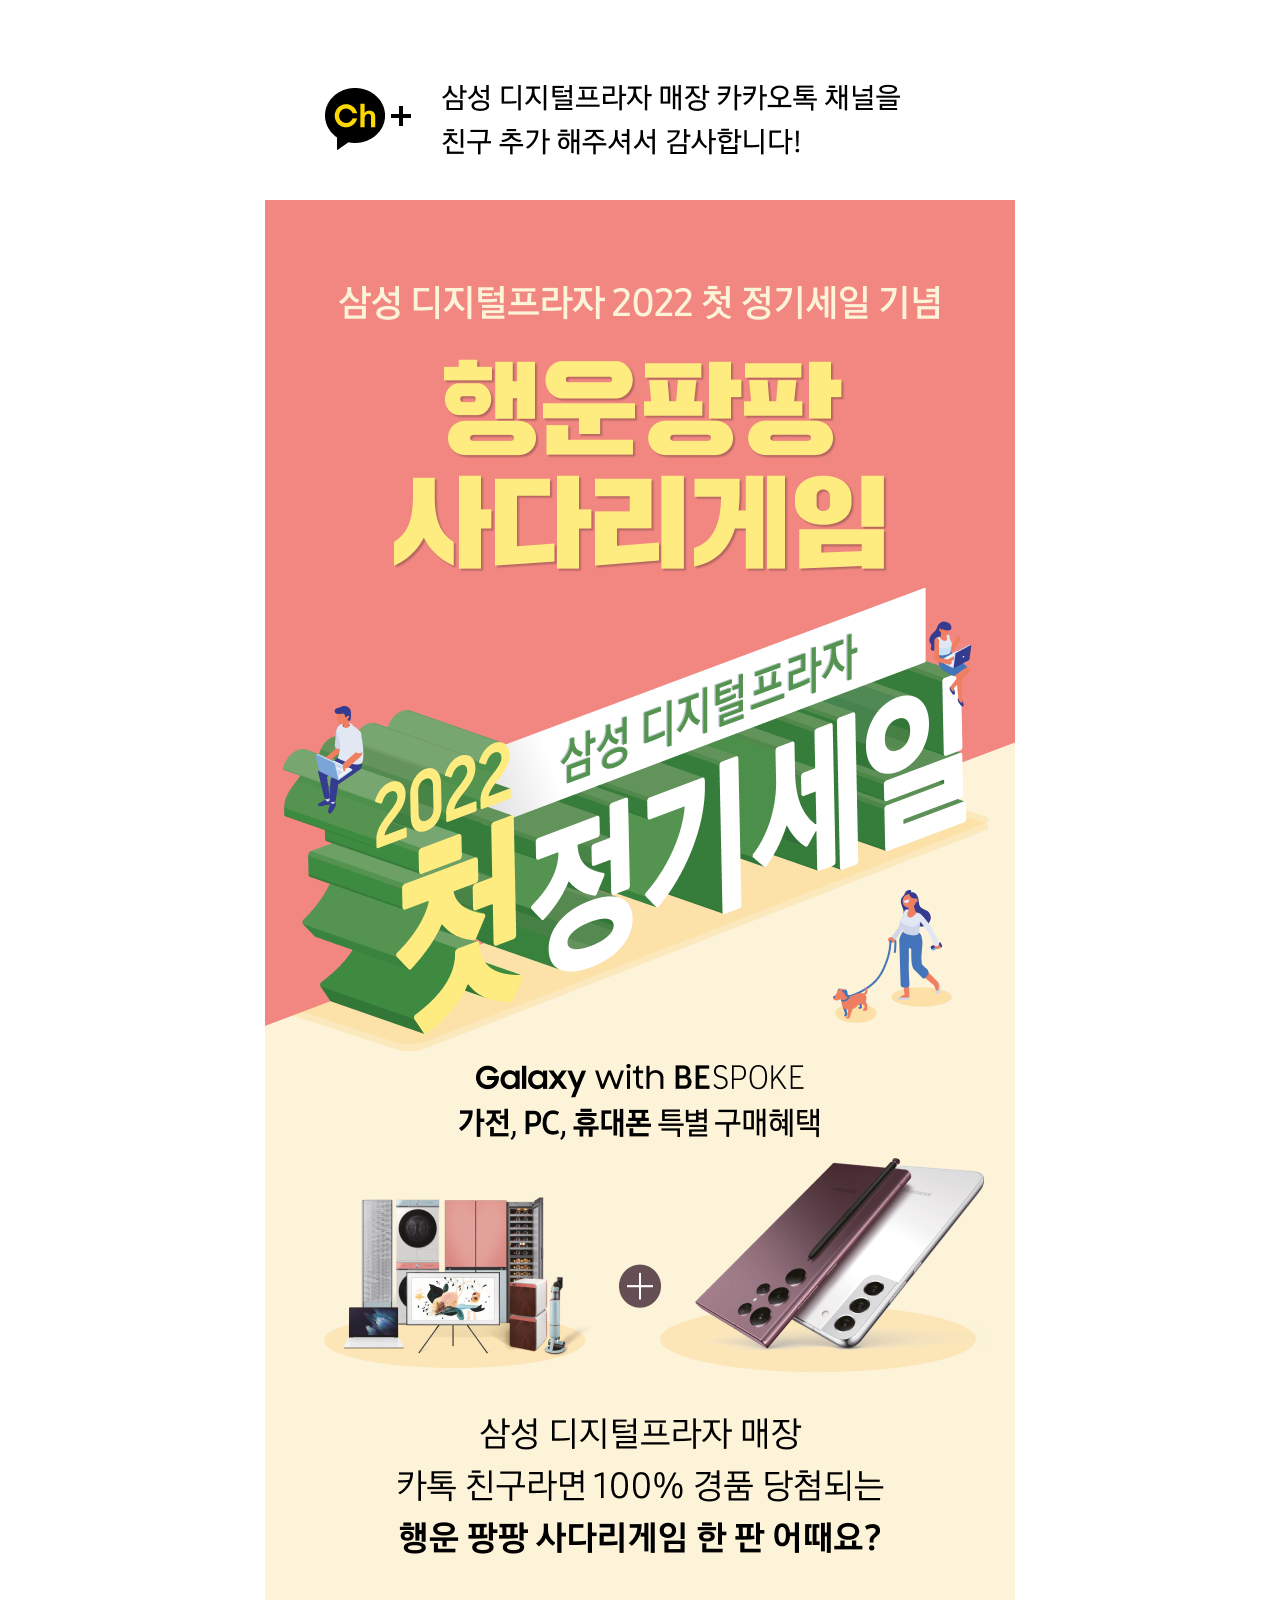
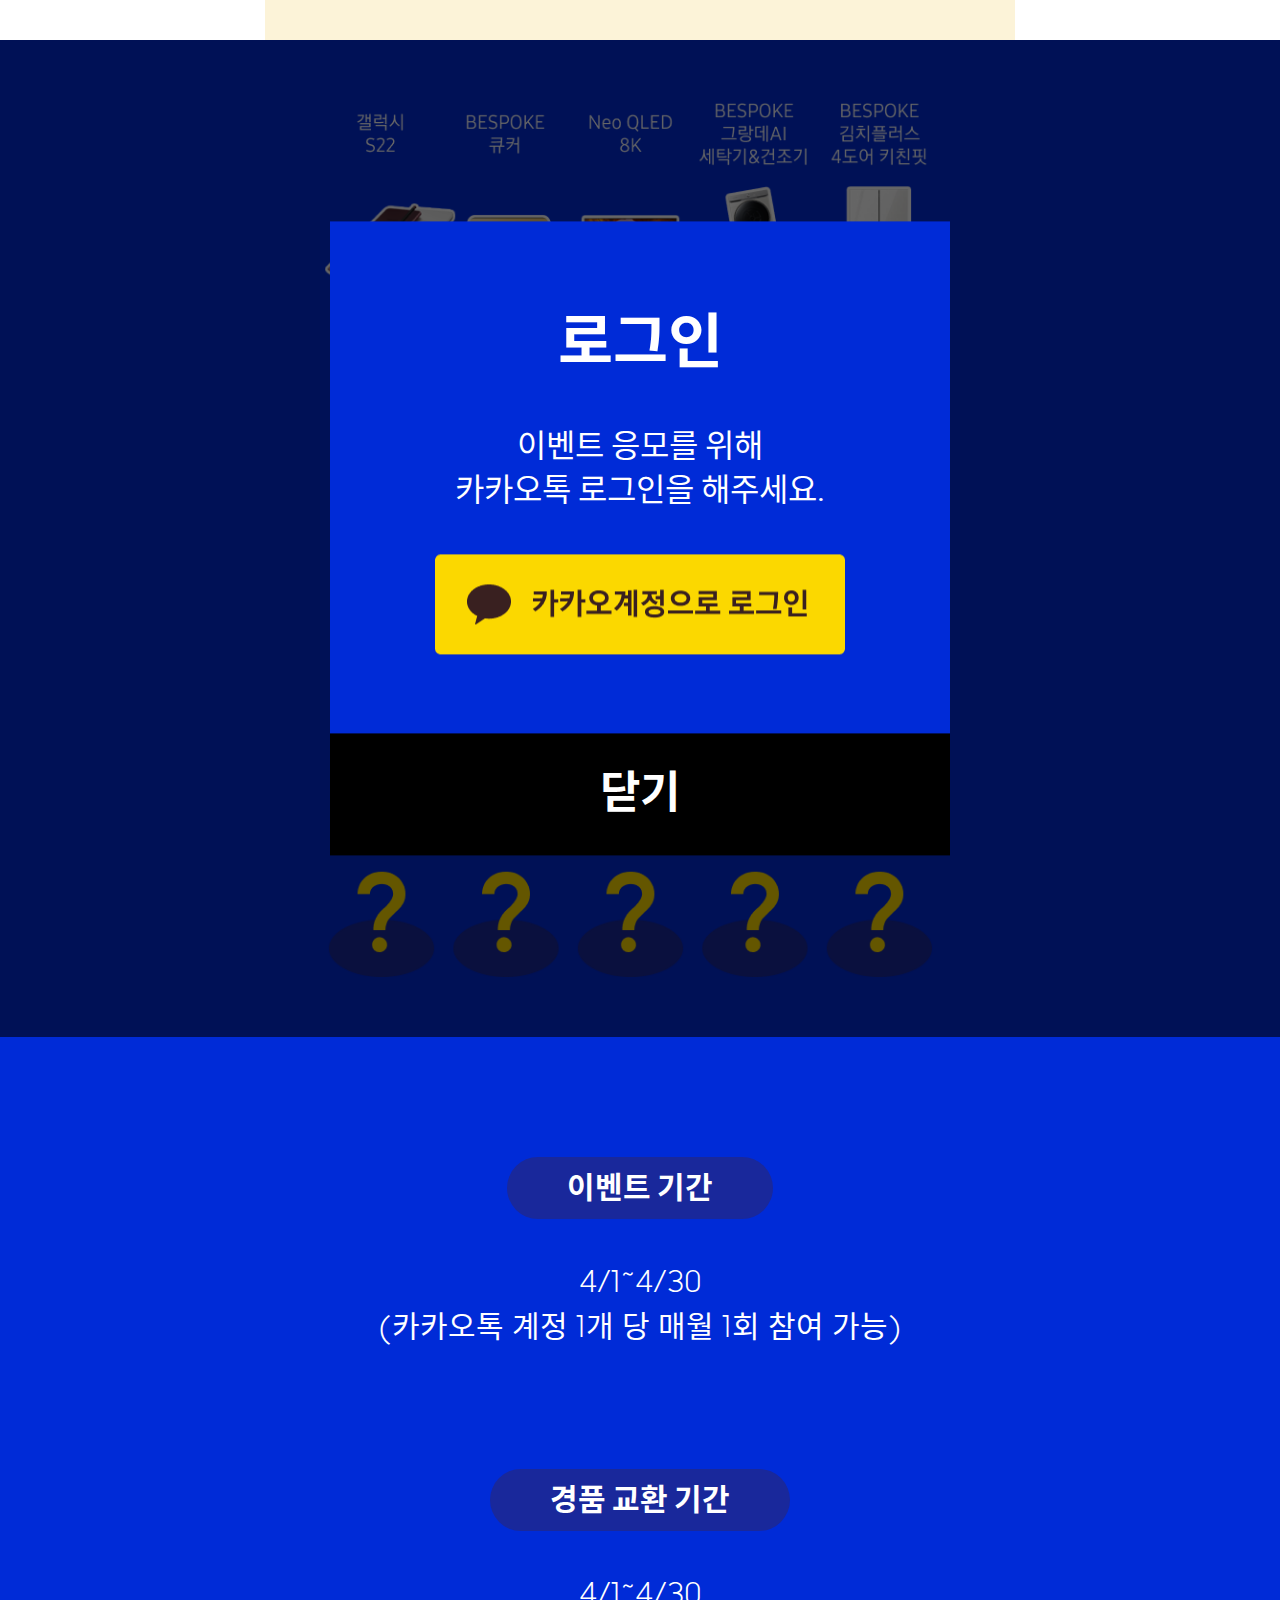
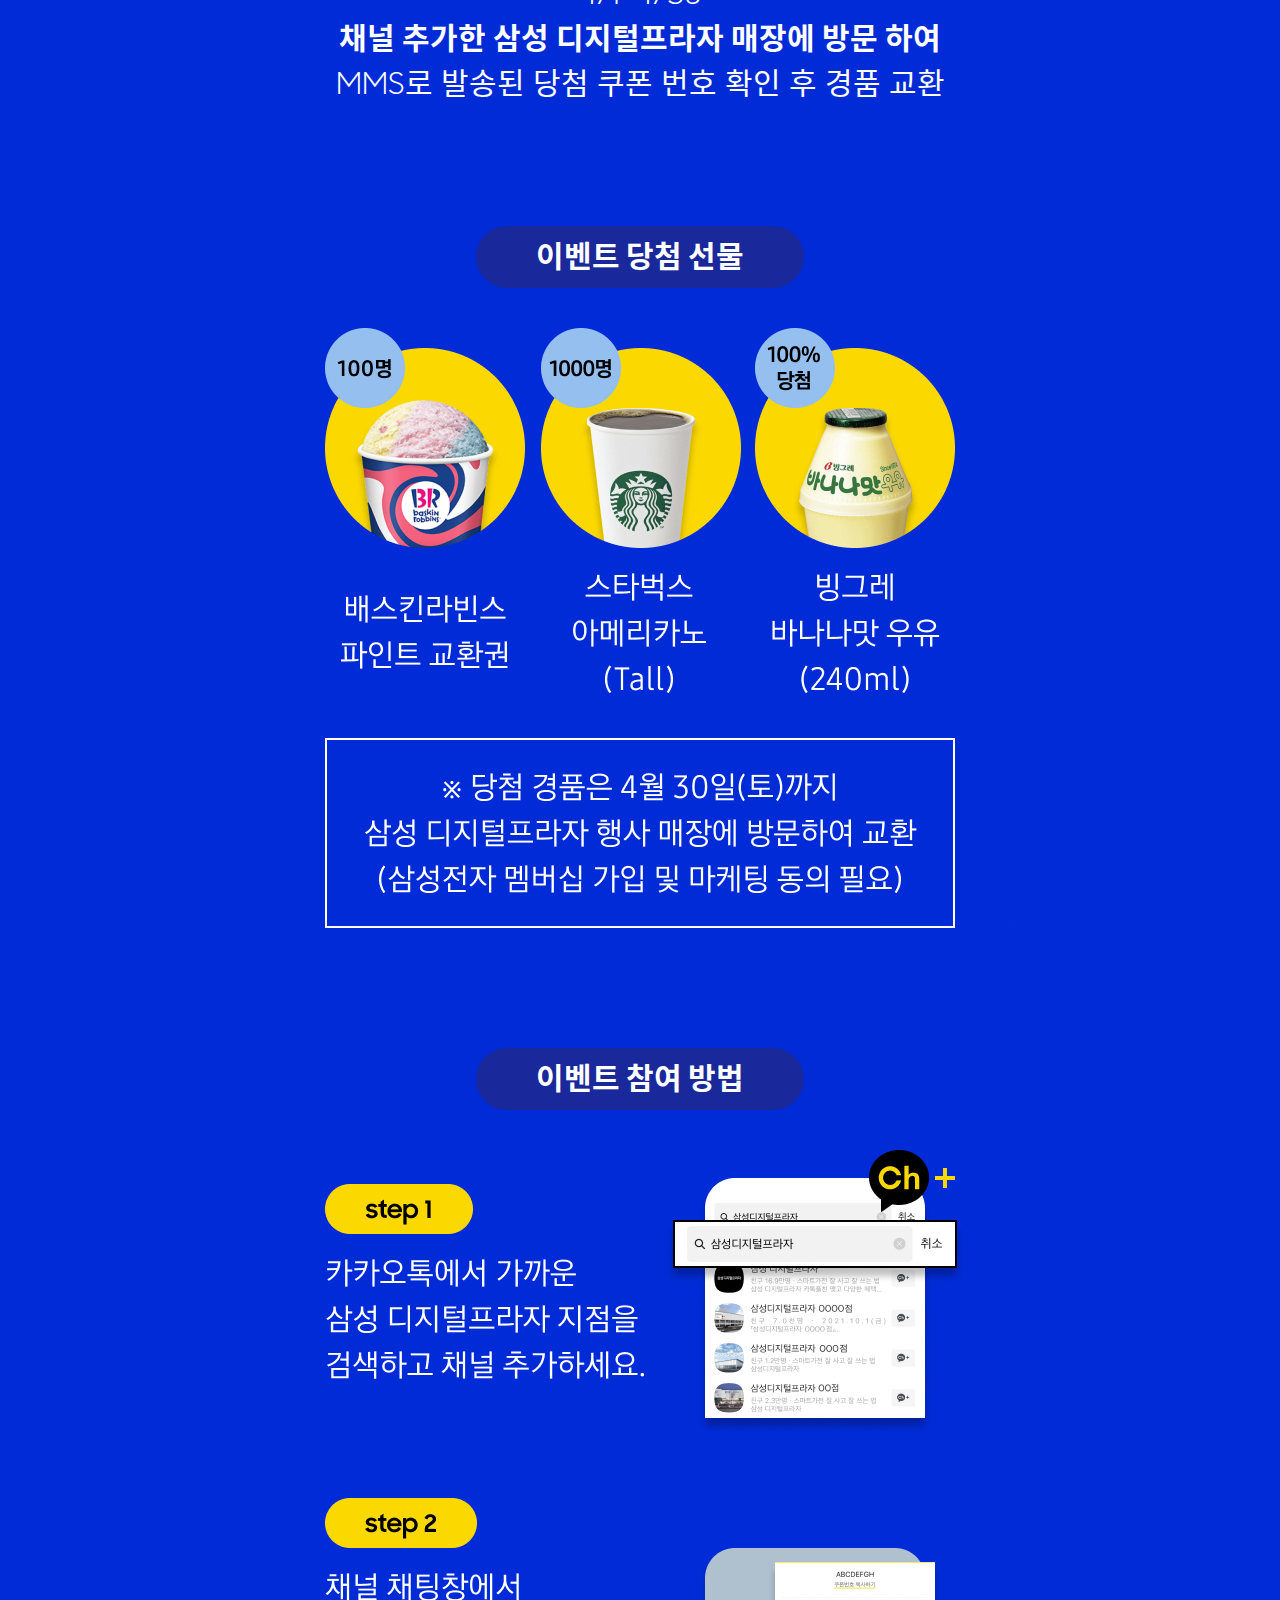
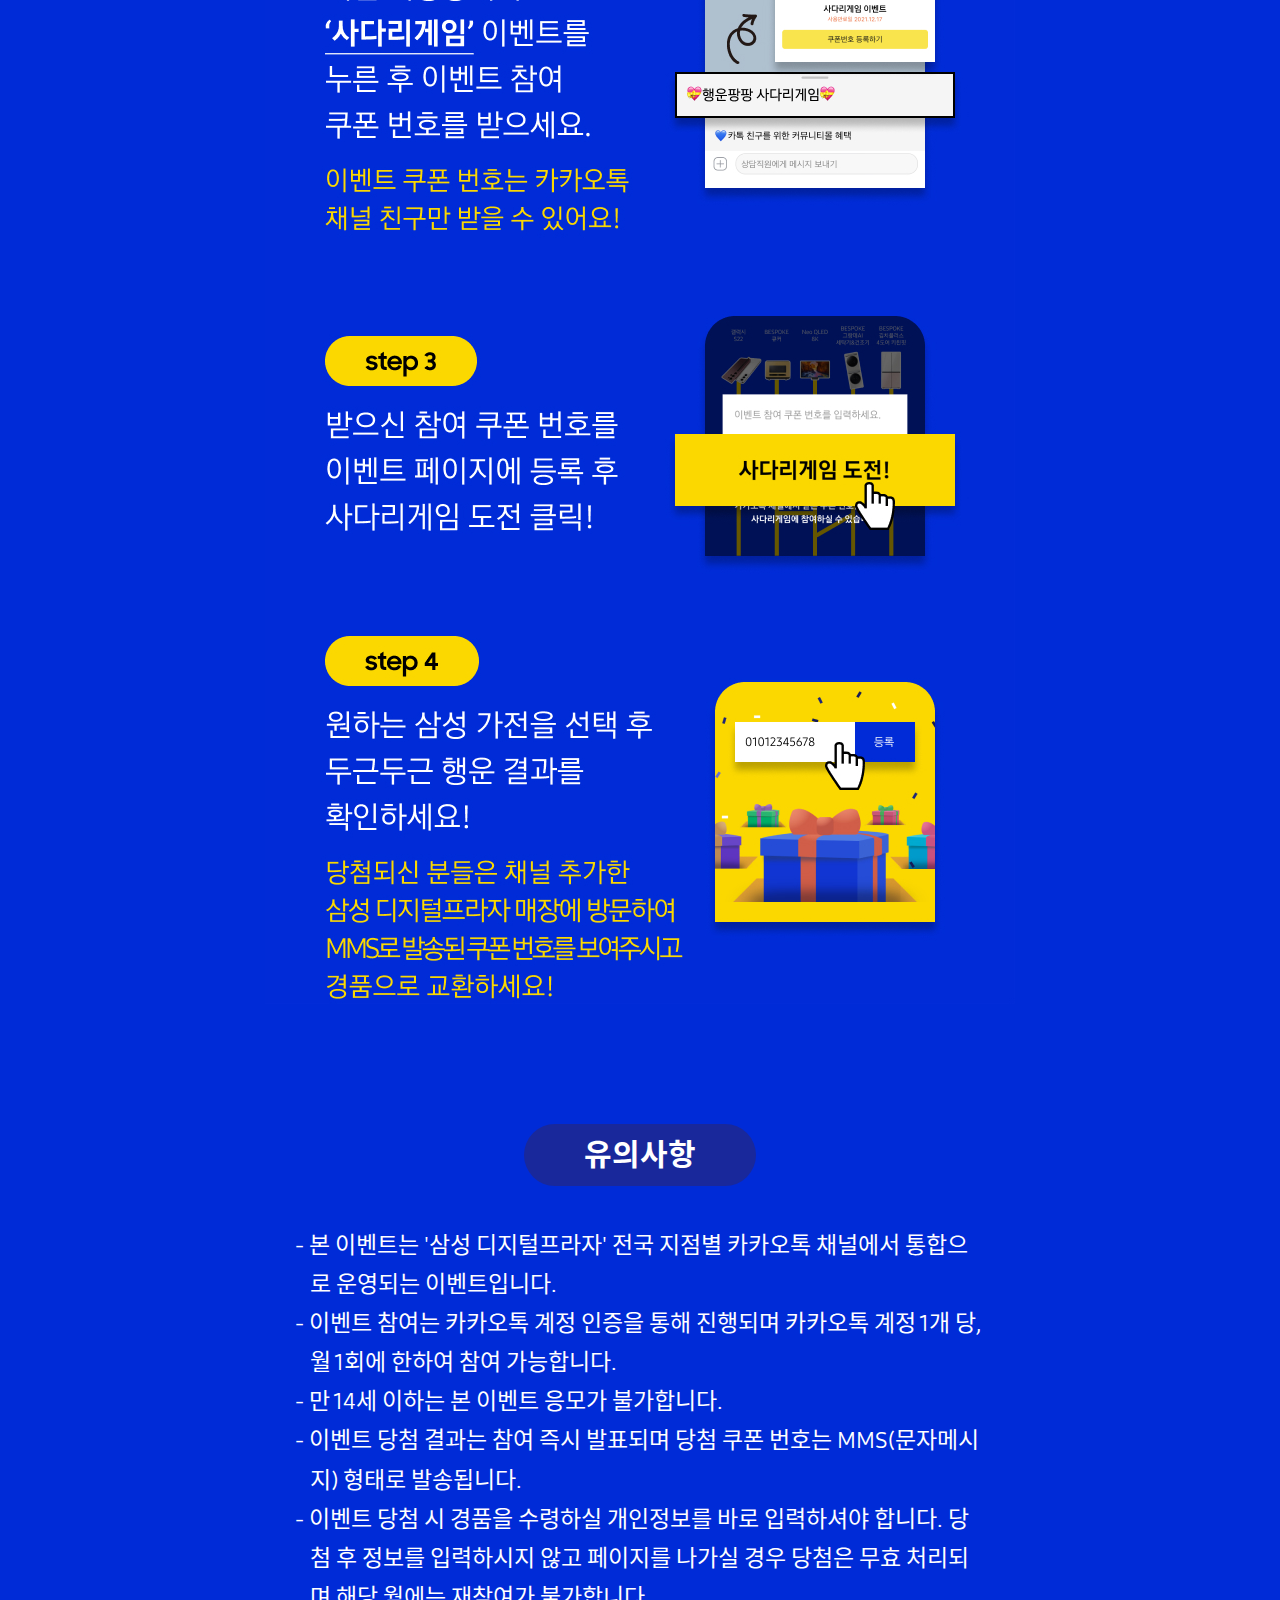
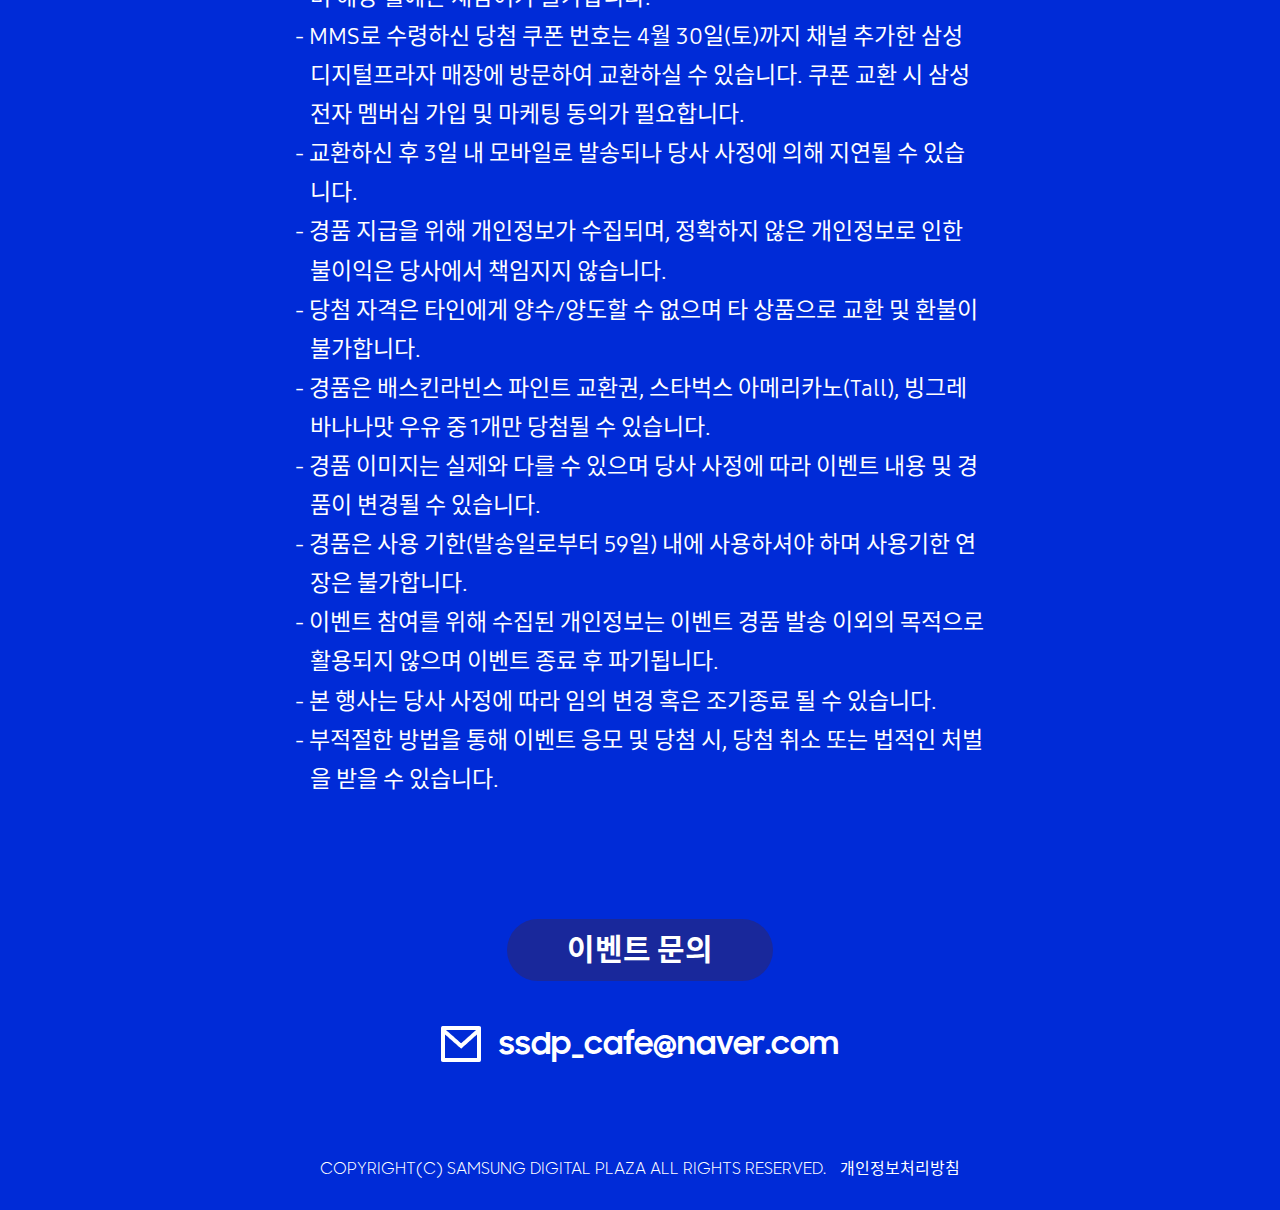
<file: Views/html/index.html>
<!DOCTYPE html>
<html lang="ko">
    <head>
        <meta charset="UTF-8">
        <meta http-equiv="X-UA-Compatible" content="IE=edge">
        <link rel="shortcut icon" href="https://www.samsungsales.co.kr/favicon.ico" />
        <link rel="shortcut icon" href="https://www.samsungsales.co.kr/favicon.ico" type="image/x-icon" />
        <link rel="icon" href="https://www.samsungsales.co.kr/favicon.ico" />
        <link rel="icon" href="https://www.samsungsales.co.kr/favicon.ico" type="image/x-icon" />
        <link rel="icon" href="https://www.samsungsales.co.kr/favicon.png" type="image/png" />
        <meta property="og:url" content="" />
        <meta property="og:title" content="" />
        <meta property="og:description" content="" />
        <meta property="og:image" content="../../Content/img/og_ver2.jpg">
        <meta property="og:image:width" content="1200">
        <meta property="og:image:height" content="630">
        <meta name="viewport" content="width=device-width, initial-scale=1.0, user-scalable=no, height=device-height, maximum-scale=1.0" />
        <meta name="keyword" content="">
        <meta name="description" content="">
        <title>삼성디지털프라자</title>
        <link rel="stylesheet" href="../../Content/css/slick.css">
        <link rel="stylesheet" href="../../Content/css/style.css">
        <script src="../../libs/jquery-2.1.4.min.js"></script>
        <script src="../../libs/slick-1.6.0.min.js"></script>
        <script src="../../libs/TweenMax.min.js"></script>
    </head>
<body>
    <div id="wrap">
        <div id="container">
            <div id="contents">
                <div class="section section-visual">
                    <div class="visual-top">
                        <div class="wrap">
                            <img src="../../Content/img/common/visual-ver4.png" alt="키비주얼 이미지"> <!-- 220330 zoe 수정 -->
                            <div class="visual-group">
                                <!-- <div class="visual-1"><img src="../../Content/img/common/visual_1_ver2.png" alt="삼성 디지털프라자 매장 카카오톡 채널을 친구 추가해주셔서 감사합니다!" /></div>
                                <div class="visual-2"><img src="../../Content/img/common/visual_2_ver2.png" alt="삼성전자 세일 페스타 기념 - 행운팡팡 디프사다리게임" /></div> -->
                                <!-- <div class="visual-3">
                                    <img src="../../Content/img/common/visual-phone-ver3.png" alt="갤럭시S22 이미지">
                                </div> 220330 zoe 주석 처리 -->
                            </div>
                            <!-- <div class="bubble-1"><img src="../../Content/img/common/bubble_1_ver2.png" alt="디지털프라자와 신나는 사다리게임 하고 푸짐한 선물 받자!" /></div>
                            <div class="bubble-2"><img src="../../Content/img/common/bubble_2.png" alt="" /></div>
                            <p class="visual-text">
                                삼성 디지털프라자 매장 카톡 친구라면<br/>
                                누구나 참여 가능!<br/>
                                <strong>
                                    당첨되면 바~로 선물을 드리는<br/>
                                    행운 팡팡 디지털프라자<br>사다리게임 한 판 어때요?
                                </strong>
                            </p> -->
                        </div>
                    </div>

                    <!-- <div class="visual-bottom">
                        <div class="wrap">
                            <img src="../../Content/img/common/bg_visual_bottom.jpg" alt="" />
                            <p class="visual-text">
                                삼성 디지털프라자 매장 카톡 친구라면<br/>
                                누구나 참여 가능!<br/>
                                <strong>
                                    당첨되면 바~로 선물을 드리는<br/>
                                    행운 팡팡 디프 사다리게임 한 판 어때요?
                                </strong>
                            </p>
                        </div>
                    </div> -->
                </div>
                <div class="section section-event-coupon">
                    <div class="wrap">
                        <div class="img-event">
                            <img src="../../Content/img/common/img_event.png" alt="" />
                        </div>
                        <div class="layer layer-input" id="layerInput">
                            <div class="form-control ">
                                <input type="number" class="text" placeholder="이벤트 참여 쿠폰 번호를 입력하세요." />
                            </div>
                            <a href="javascript:;" class="btn-start">사다리게임 도전!</a>
                            <p class="desc">
                                카카오톡 채널에서 받은 쿠폰 번호를 입력하면<br/>
                                사다리게임에 참여하실 수 있습니다.
                            </p>
                        </div>

                        <div class="layer layer-login" id="layerLogin">
                            <div class="layer-content">
                                <p class="layer-title">
                                    <strong>로그인</strong>
                                    이벤트 응모를 위해<br/>
                                    카카오톡 로그인을 해주세요.
                                </p>
                                <a href="javascript:;" class="btn-kakao"><img src="../../Content/img/common/btn_kakao.png" alt="" /></a>
                            </div>
                            <a href="javascript:;" class="layer-close">닫기</a>
                        </div>
                        
                    </div>
                </div>
                <div class="section section-event-info">
                    <div class="wrap">
                        <div class="event-group">
                            <div class="event-title"><span>이벤트 기간</span></div>
                            <div class="event-content">
                                <p>
                                    4/1~4/30<br/>
                                    (카카오톡 계정 1개 당 매월 1회 참여 가능)
                                </p>
                            </div>
                        </div> <!-- 220330 zoe 수정 -->
                        <div class="event-group">
                            <div class="event-title"><span>경품 교환 기간</span></div>
                            <div class="event-content">
                                <p>
                                    4/1~4/30<br/>
                                    <strong>채널 추가한 삼성 디지털프라자 매장에 방문 하여</strong><br>
                                    MMS로 발송된 당첨 쿠폰 번호 확인 후 경품 교환
                                </p>
                            </div>
                        </div> <!-- 220330 zoe 추가 -->
                        <div class="event-group">
                            <div class="event-title"><span>이벤트 당첨 선물</span></div>
                            <div class="event-content">
                                <img src="../../Content/img/common/event_gift.jpg" alt="" />
                            </div>
                        </div>
                        <div class="event-group">
                            <div class="event-title"><span>이벤트 참여 방법</span></div>
                            <div class="event-content">
                                <img src="../../Content/img/common/event_method.jpg" alt="" />
                            </div>
                        </div>
                        <div class="event-notice">
                            <div class="event-title"><span>유의사항</span></div>
                            <div class="event-list">
                                <ul>
                                    <li>
                                        - 본 이벤트는 '삼성 디지털프라자' 전국 지점별 카카오톡 채널에서 통합으로 운영되는 이벤트입니다.
                                    </li>
                                    <li>
                                        - 이벤트 참여는 카카오톡 계정 인증을 통해 진행되며 카카오톡 계정 1개 당, 월 1회에 한하여 참여 가능합니다.
                                    </li>
                                    <li>
                                        - 만 14세 이하는 본 이벤트 응모가 불가합니다.
                                    </li>
                                    <li>
                                        - 이벤트 당첨 결과는 참여 즉시 발표되며 당첨 쿠폰 번호는 MMS(문자메시지) 형태로 발송됩니다.
                                    </li> <!-- 220330 zoe 수정 -->
                                    <li>
                                        - 이벤트 당첨 시 경품을 수령하실 개인정보를 바로 입력하셔야 합니다. 당첨 후 정보를 입력하시지 않고 페이지를 나가실 경우 당첨은 무효 처리되며 해당 월에는 재참여가 불가합니다.
                                    </li>
                                    <li>
                                        - MMS로 수령하신 당첨 쿠폰 번호는 4월 30일(토)까지 채널 추가한 삼성 디지털프라자 매장에 방문하여 교환하실 수 있습니다. 쿠폰 교환 시 삼성전자 멤버십 가입 및 마케팅 동의가 필요합니다.
                                    </li> <!-- 220330 zoe 추가 -->
                                    <li>
                                        - 교환하신 후 3일 내 모바일로 발송되나 당사 사정에 의해 지연될 수 있습니다.
                                    </li> <!-- 220330 zoe 추가 -->
                                    <li>
                                        - 경품 지급을 위해 개인정보가 수집되며, 정확하지 않은 개인정보로 인한 불이익은 당사에서 책임지지 않습니다.
                                    </li>
                                    <li>
                                        - 당첨 자격은 타인에게 양수/양도할 수 없으며 타 상품으로 교환 및 환불이 불가합니다.
                                    </li>
                                    <li>
                                        - 경품은 배스킨라빈스 파인트 교환권, 스타벅스 아메리카노(Tall), 빙그레 바나나맛 우유 중 1개만 당첨될 수 있습니다.
                                    </li> <!-- 220330 zoe 추가 -->
                                    <li>
                                        - 경품 이미지는 실제와 다를 수 있으며 당사 사정에 따라 이벤트 내용 및 경품이 변경될 수 있습니다.
                                    </li>
                                    <li>
                                        - 경품은 사용 기한(발송일로부터 59일) 내에 사용하셔야 하며 사용기한 연장은 불가합니다.
                                    </li>
                                    <li>
                                        - 이벤트 참여를 위해 수집된 개인정보는 이벤트 경품 발송 이외의 목적으로 활용되지 않으며 이벤트 종료 후 파기됩니다.
                                    </li>
                                    <li>
                                        - 본 행사는 당사 사정에 따라 임의 변경 혹은 조기종료 될 수 있습니다.
                                    </li>
                                    <li>
                                        - 부적절한 방법을 통해 이벤트 응모 및 당첨 시, 당첨 취소 또는 법적인 처벌을 받을 수 있습니다.
                                    </li>
                                </ul>
                            </div>
                        </div>

                        <div class="event-group">
                            <div class="event-title"><span>이벤트 문의</span></div>
                            <div class="event-content">
                                <p>
                                    <a href="mailto:ssdp_cafe@naver.com" class="btn-send"><span class="icon-send"><img src="../../Content/img/common/icon_send.png" alt="" /></span>
                                        <strong>ssdp_cafe@naver.com</strong>
                                    </a>
                                </p>
                            </div>
                        </div>
                    </div>
                </div>
            </div>
            <footer>
                <div class="wrap">
                    <div class="copyright">COPYRIGHT(C) SAMSUNG DIGITAL PLAZA  ALL RIGHTS RESERVED.</div>
                    <a href="javascript:popupOpen('.dimmed', 'popupPrivacy');">개인정보처리방침</a>
                </div>
            </footer>
        </div>
        <div class="dimmed"></div>
        <div class="popup" id="popupPrivacy">
            <a href="javascript:popupClose('.dimmed','popupPrivacy');" class="popup-close"><span class="sr-only">닫기</span></a>
            <div class="popup-title">
                <strong>개인정보처리방침</strong>
            </div>
            <div class="popup-cont">
                <div class="scroll-box">
                    '삼성디지털프라자’(이하 '회사'라 합니다)는 이용자의 개인정보를 중요시하며, 
                    「정보통신망 이용촉진 및 정보보호 등에 관한 법률」, 「개인정보보호법」을 준수하기 위하여 노력하고 있습니다.
                    <br/>
                    회사는 개인정보처리방침을 통하여 회사가 이용자로부터 제공받은 개인정보를 어떠한 용도와 방식으로 이용하고 있으며, 개인정보보호를 위해 어떠한 조치를 취하고 있는지 알려드립니다.
                    <br/>
                    <br/>
                    0. 총칙<br/>
                    “개인정보”란 생존하는 개인에 관한 정보로서 당해 정보에 포함되어 있는 성명, 주민등록번호 등의 사항에 의하여 당해 개인을 식별할 수 있는 정보(당해 정보만으로는 특정 개인을 식별할 수 없더라도 다른 정보와 용이하게 결합하여 식별할 수 있는 것을 포함)를 말합니다.
                    회사는 본 개인정보처리방침을  이벤트 홈페이지(미정)의 첫 화면에 공개함으로써 이용자께서 언제나 용이하게 보실 수 있도록 조치하고 있습니다.
                    회사는 개인정보처리방침의 지속적인 개선을 위하여 개인정보처리방침을 개정하는데 필요한 절차를 정하고 있습니다. 그리고 개인정보처리방침을 개정하는 경우 버전번호 등을 부여하여 개정된 사항을 쉽게 알아볼 수 있도록 하고 있습니다.
                    본 방침은 2021년 10월 18일부터 시행되며, 이를 개정하는 경우 웹사이트 공지사항(또는 서면·이메일·전화·SMS 등의 방법으로 개별공지)을 통하여 공지하겠습니다.
                    <br/><br/>
                    1. 수집하는 개인정보의 항목 및 수집방법<br/>
                    (1) 수집하는 개인정보의 항목<br/>
                    회사는 서비스 이용 시 이용자로부터 아래와 같은 개인정보를 수집하고 있습니다.<br/>
                    필수 : 이름 / 휴대전화 번호<br/>
                    ※ 회사는 이용자의 사생활을 현저히 침해할 우려가 있는 민감정보(사상·신념, 노동조합·정당의 가입·탈퇴, 정치적 견해, 건강, 성생활 등에 관한 정보 등)는 수집하지 않습니다.
                    <br/>
                    (2) 개인정보 수집방법<br/>
                    - 사이트 내 당첨자 개인정보 입력 페이지<br/>
                    ※ 회사는 이용자께서 회사의 개인정보 수집·이용 동의서 각각의 내용에 대해 "동의" 또는 "동의하지 않음"을 선택할 수 있는 절차를 마련하고 있습니다.<br/>
                    <br/>
                    2. 개인정보의 수집 및 이용목적<br/>
                    회사는 수집한 개인정보를 다음의 목적을 위해 활용합니다.<br/>
                    목적 : 이벤트 당첨자 정보 확인 및 경품 발송, 문의 응대<br/>
                    <br/>
                    3. 개인정보의 보유 및 이용기간<br/>
                    원칙적으로, 회사는 개인정보 수집 및 이용목적이 달성된 후에는 해당 정보를 지체 없이 파기합니다.<br/>
                    기간 : 이벤트 종료 후 1개월 보유<br/>
                    단, 관계법령의 규정에 의하여 보존할 필요가 있는 경우, 회사는 아래와 같이 관계법령에서 정한 일정한 기간 동안 회원정보를 보관합니다. 
                    이 경우 회사는 해당 개인정보를 별도의 데이터베이스(DB)로 옮기거나 보관장소를 달리하여 보존합니다.<br/>
                    <br/>
                    4. 개인정보의 파기 절차 및 파기방법<br/>
                    개인정보 파기절차 및 방법은 다음과 같습니다.<br/>
                    (1) 파기절차<br/>
                    이용자의 개인정보는 목적이 달성된 후 별도의 DB로 옮겨져(종이의 경우 별도의 서류함) 내부 방침 및 기타 관련 법령에 의한 정보보호 사유에 
                    따라(보유 및 이용기간 참조) 일정 기간 저장된 후 파기됩니다. 별도 DB로 옮겨진 개인정보는 법률에 의한 경우가 아니고서는 보유되는 이외의 
                    다른 목적으로 이용되지 않습니다.<br/>
                    (2) 파기방법<br/>
                    전자적 파일형태로 저장된 개인정보는 기록을 재생할 수 없는 기술적 방법을 사용하여 삭제합니다.<br/>
                    종이에 출력된 개인정보는 분쇄기로 분쇄하거나 소각을 통하여 파기합니다.<br/>
                    <br/>
                    5. 수집한 개인정보의 위탁<br/>
                    회사는 서비스 이행을 위해 아래와 같이 개인정보 처리 업무를 외부 전문업체에 위탁하여 처리하고 있습니다. 
                    개인정보의 처리를 위탁하는 경우에는 개인정보 보호의 안전을 기하기 위하여 개인정보보호 관련 지시엄수, 개인정보에 대한 비밀유지 , 
                    제3자 제공의 금지 및 사고시의 책임부담, 위탁기간, 처리 종료 후의 개인정보의 반환 또는 파기 등을 명확히 규정하고, 위탁업체가 
                    개인정보를 안전하게 처리하도록 감독합니다. 업체, 위탁하는 업무의 내용이 변경될 경우, 
                    웹사이트 공지사항(또는 서면·이메일·전화·SMS 등의 방법으로 개별공지)을 통하여 알려드리겠습니다.<br/>
                    <br/>
                    위탁받는 자1  : (주)대학내일<br/>
                    1)위탁하는 업무내용 : 이벤트 운영 및 당첨자 확인, 문의 응대<br/>
                    2)위탁하는 개인정보 : 이름, 휴대폰 번호<br/>
                    <br/>
                    위탁받는 자2 : (기프티콘 발송 업체명)<br/>
                    1)위탁하는 업무내용 : 당첨자 경품 발송 <br/>
                    2)위탁하는 개인정보 : 휴대폰 번호<br/>
                    <br/>
                    6. 제3자에게의 개인정보 제공<br/>
                    회사는 이용자의 개인정보를 원칙적으로 외부에 제공하지 않습니다. 다만, 아래의 경우에는 예외로 합니다.<br/>
                    – 법령의 규정에 의거하거나, 수사 목적으로 법령에 정해진 절차와 방법에 따라 수사기관의 요구가 있는 경우<br/>
                    – 유료 서비스 제공에 따른 요금 정산을 위하여 필요한 경우<br/>
                    – 통계작성, 학술연구나 시장조사를 위해 특정 개인을 식별할 수 없는 형태로 가공하여 제공하는 경우<br/>
                    – 이용자들이 사전에 동의한 경우<br/>
                    이상에 기재된 업체는 추후 변동될 수 있습니다. 업체가 변경되거나, 또는 기재된 내용 외에 이용자의 개인정보를 제공하거나 공유하는 경우에는
                    이에 대한 별도 이용자 동의를 구하는 절차를 거쳐 제공합니다.<br/>
                    <br/>
                    7. 이용자 및 법정대리인의 권리와 그 행사방법<br/>
                    이용자 및 법정대리인은 등록되어 있는 이용자 본인 혹은 당해 만 14세 미만자의 개인정보 관련하여, 언제든지 개인정보 열람/ 정정·삭제/ 처리정지/ 동의 철회를 요청할 수 있습니다.
                    이를 위하여 개인정보 보호책임자에게 서면, 전화 또는 이메일로 연락하시면 지체없이 조치하겠습니다.<br/>
                    회사는 다음에 해당하는 경우에는 개인정보의 전부 또는 일부에 대하여 열람/ 정정·삭제를 거절할 수 있습니다.<br/>
                    – 법률에 따라 열람이 금지되거나 제한되는 경우<br/>
                    – 다른 사람의 생명·신체를 해할 우려가 있거나 다른 사람의 재산과 그 밖의 이익을 부당하게 침해할 우려가 있는 경우<br/>
                    이용자가 개인정보의 오류에 대한 정정을 요청하신 경우에는 정정을 완료하기 전까지 당해 개인정보를 이용 또는 제3자에게 제공하지 않습니다. 또한 잘못된 개인정보를 제3자에게 이미 제공한 경우에는 정정 처리결과를 제3자에게 지체없이 통지하겠습니다.
                    회사는 이용자 혹은 법정대리인의 요청에 의해 삭제/처리정지된 개인정보는 “3. 개인정보의 보유 및 이용기간”에 명시된 바에 따라 처리하고 그 외의 용도로 열람 또는 이용할 수 없도록 처리하고 있습니다.
                    이용자의 개인정보를 최신의 상태로 정확하게 입력하여 주시기 바랍니다. 이용자가 입력한 부정확한 정보로 인해 발생하는 사고의 책임은 이용자 자신에게 있으며 타인 정보의 도용 등 허위정보를 입력할 경우 회원자격이 상실될 수 있습니다.
                    이용자는 개인정보를 보호받을 권리와 함께 스스로를 보호하고 타인의 정보를 침해하지 않을 의무도 가지고 있습니다. 
                    비밀번호를 포함한 이용자의 개인정보가 유출되지 않도록 조심하시고 게시물을 포함한 타인의 개인정보를 훼손하지 않도록 유의해 주십시오. 
                    만약 이 같은 책임을 다하지 못하고 타인의 정보 및 존엄성을 훼손할 시에는 「정보통신망 이용촉진 및 정보보호 등에 관한 법률」 등에 의해 처벌받을 수 
                    있습니다.<br/>
                    <br/>
                    8. 개인정보 자동수집 장치의 설치, 운영 및 그 거부에 관한 사항<br/>
                    (정보통신망 이용촉진 및 정보보호 등에 관한 법률 적용대상인 경우에 한하여 적용됩니다)<br/>
                    회사는 이용자의 정보를 수시로 저장하고 찾아내는 ‘쿠키(cookie)’ 등을 운용합니다. 쿠키란 회사의 웹사이트를 운영하는데 이용되는 서버가 이용자의 브라우저에 보내는 아주 작은 텍스트 파일로, 이용자의 컴퓨터 하드디스크에 저장됩니다.
                    <br/>
                    (1) 쿠키 등 사용 목적<br/>
                    자동로그인 기능 구현, 회원과 비회원의 접속 빈도나 방문 시간 등을 분석, 이용자의 취향과 관심분야를 파악 및 자취 추적, 
                    각종 이벤트 참여 정도 및 방문 회수 파악 등을 통한 타겟 마케팅 및 개인 맞춤 서비스 제공<br/>
                    (2) 쿠키 설정 거부 방법<br/>
                    이용자는 쿠키 설치에 대한 선택권을 가지고 있습니다. 따라서 웹브라우저에서 옵션을 설정함으로써 모든 쿠키를 허용하거나, 쿠키가 저장될 때마다 확인을 거치거나, 아니면 모든 쿠키의 저장을 거부할 수도 있습니다.
                    단, 이용자께서 쿠키 설치를 거부하였을 경우 서비스 제공에 어려움이 있을 수 있습니다.<br/>
                    – 쿠키설정 방법 (인터넷 익스플로러8.0을 사용하고 있는 경우)<br/>
                    :「도구」메뉴에서「인터넷옵션」을 선택합니다.「개인정보 탭」을 클릭합니다.<br/>
                    「설정」을 이용하여 본인에게 맞는 쿠키허용 수준을 설정하시면 됩니다.<br/>
                    – 받은 쿠키를 보는 방법 (익스플로러8.0을 사용하고 있는 경우)<br/>
                    :「도구」 메뉴에서 「인터넷옵션」 을 선택합니다.<br/>
                    「일반」 탭을 클릭하여 ‘검색기록’ 의 「설정」 으로 들어가서, 「파일보기」 를 통해 확인합니다.<br/>
                    – 쿠키 설정 거부 방법 (인터넷 익스플로어 8.0 사용하고 있는 경우)<br/>
                    :「도구」 메뉴에서 「인터넷 옵션」 을 선택한 후, 「개인정보 탭」 을 클릭합니다.<br/>
                    「설정」 을 이용하여 상위레벨로 하여 “모든 쿠키차단” 으로 설정하시면 됩니다.<br/>
                    <br/>
                    9. 기타 개인정보 처리에 관한 방침<br/>
                    (1) 개인정보 보호를 위한 기술적, 관리적 조치<br/>
                    회사는 이용자의 개인정보를 처리함에 있어 개인정보가 분실, 도난, 유출, 변조 또는 훼손되지 않도록 안전성 확보를 위하여 다음과 같은 기술적, 관리적 조치를 강구하고 있습니다.
                    <br/>
                    – 내부관리계획의 수립 및 시행<br/>
                    회사는 개인정보의 안전한 처리를 위하여 내부관리계획을 수립하고 시행하고 있습니다.<br/>
                    회사는 사내 개인정보보호 전담기구 등을 통해 개인정보보호조치의 이행사항 및 담당자의 준수여부를 확인하여 문제 발견 시 즉시 시정 조치하도록 하고 있습니다.
                    <br/>
                    – 접근통제장치의 설치 및 운영<br/>
                    회사는 침입차단시스템을 이용하여 외부로부터 무단 접근을 통제하고 있으며, 기타 시스템적으로 보안성을 확보하기 위하여 가능한 모든 기술적 장치를 갖추려 노력하고 있습니다.
                    <br/>
                    – 접속기록의 위조, 변조 방지를 위한 조치<br/>
                    회사는 개인정보처리시스템에 접속한 기록을 보관, 관리하고 있으며, 접속기록이 위조, 변조되지 않도록 보안기능을 사용하고 있습니다.<br/>
                    – 개인정보의 암호화<br/>
                    이용자의 개인정보는 비밀번호에 의해 보호되며, 파일 및 전송 데이터를 암호화하거나 파일 잠금기능(Lock)을 사용하여 저장, 관리되며, 중요한 데이터는 별도의 보안기능을 통해 보호되고 있습니다.
                    <br/>
                    – 해킹 등에 대비한 대책<br/>
                    회사는 백신프로그램을 이용하여 컴퓨터바이러스에 의한 피해를 방지하기 위한 조치를 취하고 있습니다. 백신프로그램은 주기적으로 업데이트되며 갑작스런 바이러스가 출현할 경우 백신이 나오는 즉시 이를 제공함으로써 개인 정보가 침해되는 것을 방지하고 있습니다.
                    회사는 암호알고리즘을 이용하여 네트워크 상의 개인정보를 안전하게 전송할 수 있는 보안장치(SSL)를 채택하고 있습니다.<br/>
                    해킹 등 외부침입에 대비하여 각 서버마다 침입차단시스템 및 취약점 분석 시스템 등을 이용하여 보안에 만전을 기하고 있습니다.<br/>
                    개인정보와 일반 데이터를 혼합하여 보관하지 않고 별도의 서버를 통해 분리하여 보관하고 있습니다.<br/>
                    - 처리 직원의 최소화 및 교육<br/>
                    회사는 이용자의 개인정보에 대한 접근권한을 이용자를 직접 상대로 하여 마케팅 업무를 수행하는 자, 개인정보보호책임이자 및 담당자 등 개인정보관리업무를 수행하는 자, 기타 업무상 개인정보의 처리가 불가피한 자로 제한 하고 있습니다.
                    개인정보를 처리하는 직원을 대상으로 새로운 보안 기술 습득 및 개인정보 보호 의무 등에 관해 정기적인 사내 교육 및 외부 위탁교육을 실시하고 있습니다.
                    입사시 전 직원의 보안서약서를 통하여 사람에 의한 정보유출을 사전에 방지하고 개인정보보호정책에 대한 이행사항 및 직원의 준수여부를 감사하기 위한 내부절차를 마련하고 있습니다.
                    개인정보 관련 처리자의 업무 인수인계는 보안이 유지된 상태에서 철저하게 이뤄지고 있으며 입사 및 퇴사 후 개인정보 사고에 대한 책임을 명확화하고 있습니다.
                    전산실 및 자료 보관실 등을 특별 보호구역으로 설정하여 출입을 통제하고 있습니다.<br/>
                    (2) 링크사이트 제공 방침<br/>
                    회사는 이용자에게 다른 회사의 웹사이트 또는 자료에 대한 링크를 제공할 수 있으며, 제3자가 개발한 제품 및 서비스를 사용할 수 있습니다.<br/>
                    이 경우 회사는 제3자의 사이트, 자료, 제품 및 서비스에 대한 아무런 통제권이 없으므로 그로부터 제공받는 제품 및 서비스나 자료의 유용성에 대해 책임질 수 없으며 보증할 수 없습니다. 회사가 포함하고 있는 링크를 클릭(click)하여 타 사이트(site)의 페이지로 옮겨갈 경우 해당 사이트의 개인정보보호정책은 회사와 무관하므로 새로 방문한 사이트의 정책을 검토해 보시기 바랍니다.
                    <br/>
                    (3) 게시물 운영 방침<br/>
                    회사는 이용자의 게시물을 소중하게 생각하며 변조, 훼손, 삭제되지 않도록 최선을 다하여 보호합니다. 그러나 다음의 경우는 그렇지 아니합니다.<br/>
                    – 스팸(spam)성 게시물<br/>
                    – 타인을 비방할 목적으로 허위 사실을 유포하여 타인의 명예를 훼손하는 게시물<br/>
                    – 동의 없는 타인의 신상공개 게시물<br/>
                    – 회사 또는 제3자의 지적재산권 등 권리를 침해하는 내용의 게시물<br/>
                    – 기타 게시판 주제와 다른 내용의 게시물<br/>
                    회사는 바람직한 게시판 문화를 활성화하기 위하여 동의 없는 타인의 신상 공개 시 특정 부분을 삭제하거나 기호 등으로 수정하여 게시할 수 있으며, 다른 주제의 게시판으로 이동 가능한 내용일 경우 해당 게시물에 이동 경로를 밝혀 오해가 없도록 하고 있습니다.
                    그 외의 경우 명시적 또는 개별적인 경고 후 삭제 조치할 수 있습니다.<br/>
                    근본적으로 게시물에 관련된 제반 권리와 책임은 작성자 개인에게 있습니다. 또 게시물을 통해 자발적으로 공개된 정보는 보호받기 어려우므로 정보 공개 전에 심사 숙고하시기 바랍니다.
                    <br/>
                    (4) 이메일 무단수집 거부 방침<br/>
                    회사는 게시된 이메일 주소가 전자우편 수집 프로그램이나 그 밖의 기술적 장치를 이용하여 무단 수집되는 것을 거부합니다. 이를 위반 시 「정보통신망 이용촉진 및 정보보호 등에 관한 법률」등에 의해 처벌 받을 수 있습니다.
                    <br/>
                    (5) 광고성 정보의 전송<br/>
                    회사는 이용자의 명시적인 동의가 없는 경우에는 영리목적의 광고성 정보를 전송하지 않습니다.<br/>
                    회사는 이용자가 상품정보 안내, 뉴스레터 등 이메일 전송에 대한 동의를 한 경우, 
                    이메일 제목란 및 본문란에 다음 사항과 같이 이용자가 쉽게 알아 볼 수 있도록 조치합니다.<br/>
                    – 이메일 제목란에는 광고라는 문구를 표시하지 않을 수 있으며 이메일 본문란의 주요 내용을 표시합니다.<br/>
                    – 이메일 본문란에는 이용자가 수신거부의 의사표시를 할 수 있는 전송자의 명칭, 이메일 주소 및 전화번호를 명시하고, 이용자가 수신 거부의 의사를 쉽게 표시할 수 있는 방법을 명시합니다.
                    팩스·휴대폰 문자전송 등 이메일 이외의 매체를 통해 영리목적의 광고성 정보를 전송하는 경우 관련 법령에 따라 전송내용 처음에 “광고” 문구를 표기하는 등 필요한 조치를 행합니다.
                    <br/>
                    <br/>
                    10. 개인정보 보호책임자 및 고객서비스 담당부서 등 안내<br/>
                    회사차는 서비스 이행을 위해 아래와 같이 개인정보 처리 업무(행사/이벤트 안내 및 운영 포함)를 외부 전문업체에 위탁하여 처리하고 있습니다. 이용자의 개인정보를 보호하고 개인정보와 관련한 불만을 처리하기 위하여 아래와 같이 관련 부서 및 개인정보보호책임자를 지정하고 있습니다.
                    <br/>
                    (1) 개인정보 보호책임자 및 개인정보 보호 업무 담당부서<br/>
                    개인정보 보호책임자 : 확인 필요<br/>
                    관련 업무 담당부서 : 확인필요<br/>
                    전화 : 확인필요<br/>
                    문의처 : 확인필요<br/>
                    (2) 기타 기관<br/>
                    이용자는 회사의 서비스를 이용하시며 발생하는 모든 개인정보보호 관련 민원을 개인정보보호책임자 혹은 담당부서로 신고하실 수 있습니다. 회사는 이용자들의 신고사항에 대해 신속하게 충분한 답변을 드릴 것입니다.
                    기타 개인정보침해에 대한 신고나 상담이 필요하신 경우에는 아래 기관에 문의하시기 바랍니다.<br/>
                    - 개인정보침해신고센터 (privacy.kisa.or.kr / 118)<br/>
                    - 대검찰청 과학수사부 사이버수사과 (www.spo.go.kr / 1301)<br/>
                    - 경찰청 사이버안전국 (cyberbureau.police.go.kr/ 182)<br/>
                    개인정보처리방침 버전번호 : v1.0<br/>
                    개인정보처리방침 시행일자 : 2021년 10월 18일
                </div>
            </div>
        </div>
    </div>
    <script src="../../js/script.js"></script>
</body>
</html>
</file>
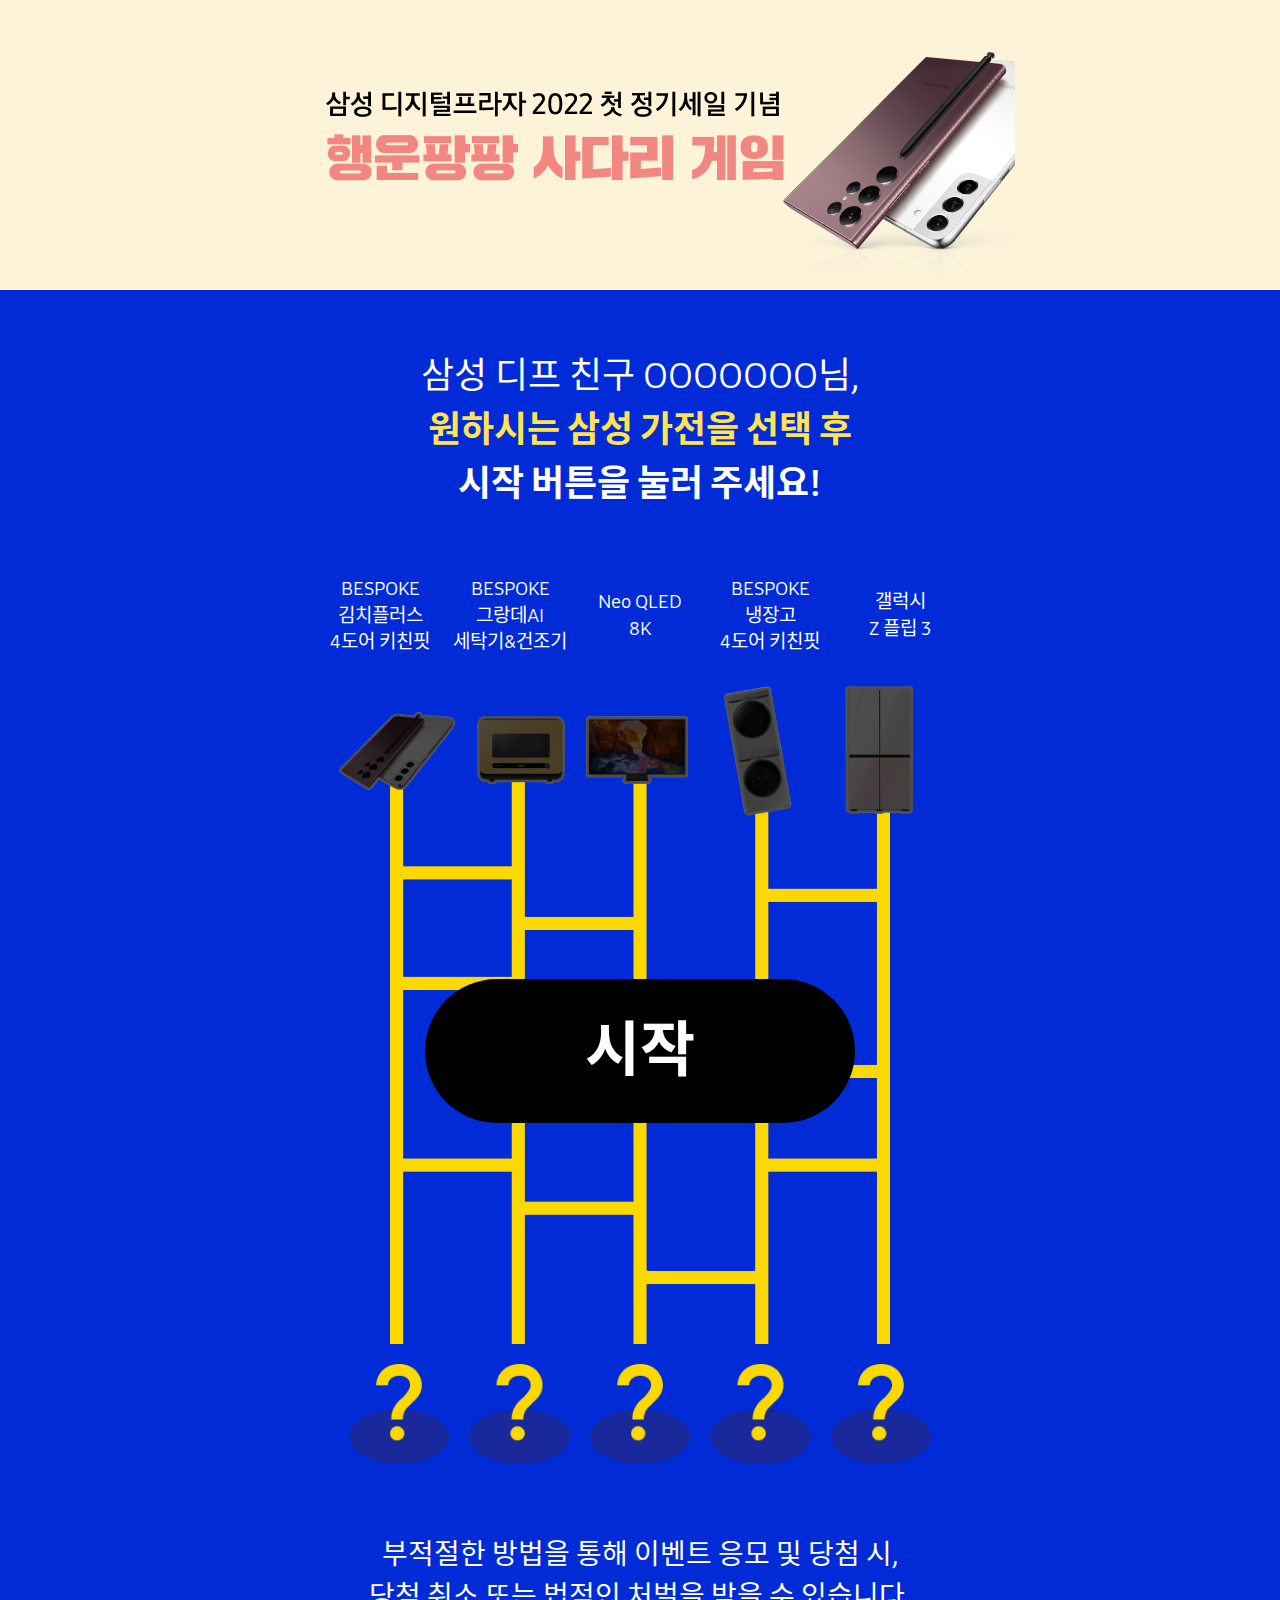
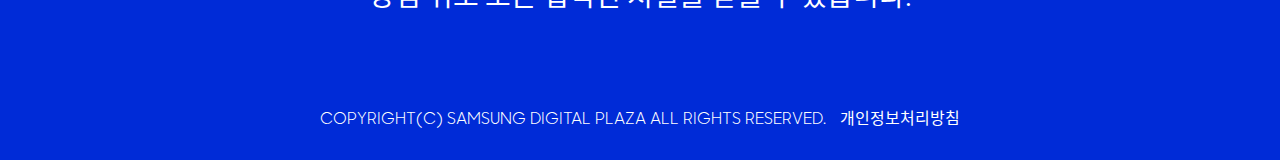
<file: Views/html/game.html>
<!DOCTYPE html>
<html lang="ko">
<head>
    <meta charset="UTF-8">
    <meta http-equiv="X-UA-Compatible" content="IE=edge">
    <link rel="shortcut icon" href="https://www.samsungsales.co.kr/favicon.ico" />
    <link rel="shortcut icon" href="https://www.samsungsales.co.kr/favicon.ico" type="image/x-icon" />
    <link rel="icon" href="https://www.samsungsales.co.kr/favicon.ico" />
    <link rel="icon" href="https://www.samsungsales.co.kr/favicon.ico" type="image/x-icon" />
    <link rel="icon" href="https://www.samsungsales.co.kr/favicon.png" type="image/png" />
    <meta property="og:url" content="" />
    <meta property="og:title" content="" />
    <meta property="og:description" content="" />
    <meta property="og:image" content="../../Content/img/og_ver2.jpg">
    <meta property="og:image:width" content="1200">
    <meta property="og:image:height" content="630">
    <meta name="viewport" content="width=device-width, initial-scale=1.0, user-scalable=no, height=device-height, maximum-scale=1.0" />
    <meta name="keyword" content="">
    <meta name="description" content="">
    <title>삼성디지털프라자</title>
    <link rel="stylesheet" href="../../Content/css/slick.css">
    <link rel="stylesheet" href="../../Content/css/style.css">
    <script src="../../libs/jquery-2.1.4.min.js"></script>
    <script src="../../libs/slick-1.6.0.min.js"></script>
    <script src="../../libs/TweenMax.min.js"></script>
</head>
<body>
    <div id="wrap">
        <div id="container">
            <div id="contents">
                <div class="section section-game">
                    <div class="game-top">
                        <div class="wrap">
                            <img src="../../Content/img/common/game-top-ver4.png" alt="삼성전자 세일 페스타 기념 - 행운팡팡 디프사다리게임" /> <!-- 220330 zoe 수정 -->
                        </div>
                    </div>

                    <div class="game-group">
                        <div class="wrap">
                            <div class="game-title">
                                삼성 디프 친구 <span class="data-name">OOOOOOO</span>님,<br/>
                                <strong class="highlight">원하시는 삼성 가전을 선택 후</strong><br/>
                                <strong>시작 버튼을 눌러 주세요!</strong>
                            </div>

                            <div class="game-gift-text">
                                <div class="gift-list" >
                                    <p class="gift-name"><span>BESPOKE<br/>김치플러스<br/>4도어 키친핏</span></p>
                                </div>
                                <div class="gift-list">
                                    <p class="gift-name"><span>BESPOKE<br/>그랑데AI<br/>세탁기&건조기</span></p>
                                </div>
                                <div class="gift-list">
                                    <p class="gift-name"><span>Neo QLED<br/> 8K</span></p>
                                </div>
                                <div class="gift-list">
                                    <p class="gift-name"><span>BESPOKE<br/>냉장고<br/> 4도어 키친핏</span></p>
                                </div>
                                <div class="gift-list">
                                    <p class="gift-name"><span>갤럭시<br/> Z 플립 3</span></p>
                                </div>
                            </div>

                            <div class="game-wrap">
                                <div class="game-gift-list">
                                    <div class="gift-list" >
                                        <div class="gift-img"><img src="../../Content/img/common/gift1_off.png" alt="" /></div>
                                    </div>
                                    <div class="gift-list">
                                        <div class="gift-img"><img src="../../Content/img/common/gift2_off.png" alt="" /></div>
                                    </div>
                                    <div class="gift-list">
                                        <div class="gift-img "><img src="../../Content/img/common/gift3_off.png" alt="" /></div>
                                    </div>
                                    <div class="gift-list">
                                        <div class="gift-img"><img src="../../Content/img/common/gift4_off.png" alt="" /></div>
                                    </div>
                                    <div class="gift-list">
                                        <div class="gift-img"><img src="../../Content/img/common/gift5_off.png" alt="" /></div>
                                    </div>
                                </div>

                                <div class="game-play-canvas">
                                    <img src="../../Content/img/common/ladder.png" alt="" />
                                    <div class="ladder-canvas ladder-canvas1" id="ladderCanvas1">
                                        <span class="stoke-line1"></span>
                                        <span class="stoke-line2"></span>
                                        <span class="stoke-line3"></span>
                                        <span class="stoke-line4"></span>
                                        <span class="stoke-line5"></span>
                                        <span class="stoke-line6"></span>
                                        <span class="stoke-line7"></span>
                                        <span class="stoke-line8"></span>
                                        <span class="stoke-line9"></span>
                                        <span class="stoke-line10"></span>
                                        <span class="stoke-line11"></span>
                                        <span class="stoke-line12"></span>
                                        <span class="stoke-line13"></span>
                                    </div>

                                    <div class="ladder-canvas ladder-canvas2" id="ladderCanvas2">
                                        <span class="stoke-line1"></span>
                                        <span class="stoke-line2"></span>
                                        <span class="stoke-line3"></span>
                                        <span class="stoke-line4"></span>
                                        <span class="stoke-line5"></span>
                                        <span class="stoke-line6"></span>
                                        <span class="stoke-line7"></span>
                                        <span class="stoke-line8"></span>
                                        <span class="stoke-line9"></span>
                                        <span class="stoke-line10"></span>
                                        <span class="stoke-line11"></span>
                                    </div>

                                    <div class="ladder-canvas ladder-canvas3" id="ladderCanvas3">
                                        <span class="stoke-line1"></span>
                                        <span class="stoke-line2"></span>
                                        <span class="stoke-line3"></span>
                                        <span class="stoke-line4"></span>
                                        <span class="stoke-line5"></span>
                                        <span class="stoke-line6"></span>
                                        <span class="stoke-line7"></span>
                                        <span class="stoke-line8"></span>
                                        <span class="stoke-line9"></span>
                                        <span class="stoke-line10"></span>
                                        <span class="stoke-line11"></span>
                                    </div>

                                    <div class="ladder-canvas ladder-canvas4" id="ladderCanvas4">
                                        <span class="stoke-line1"></span>
                                        <span class="stoke-line2"></span>
                                        <span class="stoke-line3"></span>
                                        <span class="stoke-line4"></span>
                                        <span class="stoke-line5"></span>
                                        <span class="stoke-line6"></span>
                                        <span class="stoke-line7"></span>
                                        <span class="stoke-line8"></span>
                                        <span class="stoke-line9"></span>
                                    </div>

                                    <div class="ladder-canvas ladder-canvas5" id="ladderCanvas5">
                                        <span class="stoke-line1"></span>
                                        <span class="stoke-line2"></span>
                                        <span class="stoke-line3"></span>
                                        <span class="stoke-line4"></span>
                                        <span class="stoke-line5"></span>
                                        <span class="stoke-line6"></span>
                                        <span class="stoke-line7"></span>
                                        <span class="stoke-line8"></span>
                                        <span class="stoke-line9"></span>
                                    </div>

                                </div>

                                <div class="game-result-list">
                                    <div class="gift-list">
                                        <div class="result-img"><img src="../../Content/img/common/result_question.png" alt="" /></div>
                                    </div>
                                    <div class="gift-list">
                                        <div class="result-img"><img src="../../Content/img/common/result_question.png" alt="" /></div>
                                    </div>
                                    <div class="gift-list">
                                        <div class="result-img"><img src="../../Content/img/common/result_question.png" alt="" /></div>
                                    </div>
                                    <div class="gift-list">
                                        <div class="result-img"><img src="../../Content/img/common/result_question.png" alt="" /></div>
                                    </div>
                                    <div class="gift-list">
                                        <div class="result-img"><img src="../../Content/img/common/result_question.png" alt="" /></div>
                                    </div>
                                </div>

                                <!-- 게임시작버튼 -->
                                <a href="javascript:gameStart();" class="btn-start">시작</a>
                            </div>

                            <div class="game-notice">
                                부적절한 방법을 통해 이벤트 응모 및 당첨 시,<br/>
                                당첨 취소 또는 법적인 처벌을 받을 수 있습니다.
                            </div>

                            <!-- 성공팝업 -->
                            <div class="layer layer-game" id="layerSuccess">
                                <div class="layer-content">
                                    <p class="layer-title">
                                        <strong><span><img src="../../Content/img/common/icon_success.png" alt="" /></span>당첨을 축하합니다<span><img src="../../Content/img/common/icon_success.png" alt="" /></span></strong>
                                        당첨 선물 받기를 클릭 후<br/>
                                        선물을 받으실 정보를 입력해 주세요.
                                    </p>
                                </div>
                                <a href="javascript:popupOpen('.dimmed', 'popupRequest');" class="layer-close">당첨 선물 받기</a>
                            </div>

                            <!-- 실패팝업 -->
                            <div class="layer layer-game" id="layerFail">
                                <div class="layer-content">
                                    <p class="layer-title">
                                        <strong>아쉽지만 꽝!<span><img src="../../Content/img/common/icon_fail.png" alt="" /></span></strong>
                                        다음 달에 다시 한번 도전해주세요!
                                    </p>
                                </div>
                                <a href="javascript:;" class="layer-close">메인으로</a>
                            </div>
                        </div>
                    </div>
                </div>

            </div>

            <footer>
                <div class="wrap">
                    <div class="copyright">COPYRIGHT(C) SAMSUNG DIGITAL PLAZA  ALL RIGHTS RESERVED.</div>
                    <a href="javascript:popupOpen('.dimmed', 'popupPrivacy');">개인정보처리방침</a>
                </div>
            </footer>
        </div>


        <div class="dimmed"></div>
        <div class="popup" id="popupPrivacy">
            <a href="javascript:popupClose('.dimmed','popupPrivacy');" class="popup-close"><span class="sr-only">닫기</span></a>
            <div class="popup-title">
                <strong>개인정보처리방침</strong>
            </div>
            <div class="popup-cont">
                <div class="scroll-box">
                    '삼성디지털프라자’(이하 '회사'라 합니다)는 이용자의 개인정보를 중요시하며, 
                    「정보통신망 이용촉진 및 정보보호 등에 관한 법률」, 「개인정보보호법」을 준수하기 위하여 노력하고 있습니다.
                    <br/>
                    회사는 개인정보처리방침을 통하여 회사가 이용자로부터 제공받은 개인정보를 어떠한 용도와 방식으로 이용하고 있으며, 개인정보보호를 위해 어떠한 조치를 취하고 있는지 알려드립니다.
                    <br/>
                    <br/>
                    0. 총칙<br/>
                    “개인정보”란 생존하는 개인에 관한 정보로서 당해 정보에 포함되어 있는 성명, 주민등록번호 등의 사항에 의하여 당해 개인을 식별할 수 있는 정보(당해 정보만으로는 특정 개인을 식별할 수 없더라도 다른 정보와 용이하게 결합하여 식별할 수 있는 것을 포함)를 말합니다.
                    회사는 본 개인정보처리방침을  이벤트 홈페이지(미정)의 첫 화면에 공개함으로써 이용자께서 언제나 용이하게 보실 수 있도록 조치하고 있습니다.
                    회사는 개인정보처리방침의 지속적인 개선을 위하여 개인정보처리방침을 개정하는데 필요한 절차를 정하고 있습니다. 그리고 개인정보처리방침을 개정하는 경우 버전번호 등을 부여하여 개정된 사항을 쉽게 알아볼 수 있도록 하고 있습니다.
                    본 방침은 2021년 10월 18일부터 시행되며, 이를 개정하는 경우 웹사이트 공지사항(또는 서면·이메일·전화·SMS 등의 방법으로 개별공지)을 통하여 공지하겠습니다.
                    <br/><br/>
                    1. 수집하는 개인정보의 항목 및 수집방법<br/>
                    (1) 수집하는 개인정보의 항목<br/>
                    회사는 서비스 이용 시 이용자로부터 아래와 같은 개인정보를 수집하고 있습니다.<br/>
                    필수 : 이름 / 휴대전화 번호<br/>
                    ※ 회사는 이용자의 사생활을 현저히 침해할 우려가 있는 민감정보(사상·신념, 노동조합·정당의 가입·탈퇴, 정치적 견해, 건강, 성생활 등에 관한 정보 등)는 수집하지 않습니다.
                    <br/>
                    (2) 개인정보 수집방법<br/>
                    - 사이트 내 당첨자 개인정보 입력 페이지<br/>
                    ※ 회사는 이용자께서 회사의 개인정보 수집·이용 동의서 각각의 내용에 대해 "동의" 또는 "동의하지 않음"을 선택할 수 있는 절차를 마련하고 있습니다.<br/>
                    <br/>
                    2. 개인정보의 수집 및 이용목적<br/>
                    회사는 수집한 개인정보를 다음의 목적을 위해 활용합니다.<br/>
                    목적 : 이벤트 당첨자 정보 확인 및 경품 발송, 문의 응대<br/>
                    <br/>
                    3. 개인정보의 보유 및 이용기간<br/>
                    원칙적으로, 회사는 개인정보 수집 및 이용목적이 달성된 후에는 해당 정보를 지체 없이 파기합니다.<br/>
                    기간 : 이벤트 종료 후 1개월 보유<br/>
                    단, 관계법령의 규정에 의하여 보존할 필요가 있는 경우, 회사는 아래와 같이 관계법령에서 정한 일정한 기간 동안 회원정보를 보관합니다. 
                    이 경우 회사는 해당 개인정보를 별도의 데이터베이스(DB)로 옮기거나 보관장소를 달리하여 보존합니다.<br/>
                    <br/>
                    4. 개인정보의 파기 절차 및 파기방법<br/>
                    개인정보 파기절차 및 방법은 다음과 같습니다.<br/>
                    (1) 파기절차<br/>
                    이용자의 개인정보는 목적이 달성된 후 별도의 DB로 옮겨져(종이의 경우 별도의 서류함) 내부 방침 및 기타 관련 법령에 의한 정보보호 사유에 
                    따라(보유 및 이용기간 참조) 일정 기간 저장된 후 파기됩니다. 별도 DB로 옮겨진 개인정보는 법률에 의한 경우가 아니고서는 보유되는 이외의 
                    다른 목적으로 이용되지 않습니다.<br/>
                    (2) 파기방법<br/>
                    전자적 파일형태로 저장된 개인정보는 기록을 재생할 수 없는 기술적 방법을 사용하여 삭제합니다.<br/>
                    종이에 출력된 개인정보는 분쇄기로 분쇄하거나 소각을 통하여 파기합니다.<br/>
                    <br/>
                    5. 수집한 개인정보의 위탁<br/>
                    회사는 서비스 이행을 위해 아래와 같이 개인정보 처리 업무를 외부 전문업체에 위탁하여 처리하고 있습니다. 
                    개인정보의 처리를 위탁하는 경우에는 개인정보 보호의 안전을 기하기 위하여 개인정보보호 관련 지시엄수, 개인정보에 대한 비밀유지 , 
                    제3자 제공의 금지 및 사고시의 책임부담, 위탁기간, 처리 종료 후의 개인정보의 반환 또는 파기 등을 명확히 규정하고, 위탁업체가 
                    개인정보를 안전하게 처리하도록 감독합니다. 업체, 위탁하는 업무의 내용이 변경될 경우, 
                    웹사이트 공지사항(또는 서면·이메일·전화·SMS 등의 방법으로 개별공지)을 통하여 알려드리겠습니다.<br/>
                    <br/>
                    위탁받는 자1  : (주)대학내일<br/>
                    1)위탁하는 업무내용 : 이벤트 운영 및 당첨자 확인, 문의 응대<br/>
                    2)위탁하는 개인정보 : 이름, 휴대폰 번호<br/>
                    <br/>
                    위탁받는 자2 : (기프티콘 발송 업체명)<br/>
                    1)위탁하는 업무내용 : 당첨자 경품 발송 <br/>
                    2)위탁하는 개인정보 : 휴대폰 번호<br/>
                    <br/>
                    6. 제3자에게의 개인정보 제공<br/>
                    회사는 이용자의 개인정보를 원칙적으로 외부에 제공하지 않습니다. 다만, 아래의 경우에는 예외로 합니다.<br/>
                    – 법령의 규정에 의거하거나, 수사 목적으로 법령에 정해진 절차와 방법에 따라 수사기관의 요구가 있는 경우<br/>
                    – 유료 서비스 제공에 따른 요금 정산을 위하여 필요한 경우<br/>
                    – 통계작성, 학술연구나 시장조사를 위해 특정 개인을 식별할 수 없는 형태로 가공하여 제공하는 경우<br/>
                    – 이용자들이 사전에 동의한 경우<br/>
                    이상에 기재된 업체는 추후 변동될 수 있습니다. 업체가 변경되거나, 또는 기재된 내용 외에 이용자의 개인정보를 제공하거나 공유하는 경우에는
                    이에 대한 별도 이용자 동의를 구하는 절차를 거쳐 제공합니다.<br/>
                    <br/>
                    7. 이용자 및 법정대리인의 권리와 그 행사방법<br/>
                    이용자 및 법정대리인은 등록되어 있는 이용자 본인 혹은 당해 만 14세 미만자의 개인정보 관련하여, 언제든지 개인정보 열람/ 정정·삭제/ 처리정지/ 동의 철회를 요청할 수 있습니다.
                    이를 위하여 개인정보 보호책임자에게 서면, 전화 또는 이메일로 연락하시면 지체없이 조치하겠습니다.<br/>
                    회사는 다음에 해당하는 경우에는 개인정보의 전부 또는 일부에 대하여 열람/ 정정·삭제를 거절할 수 있습니다.<br/>
                    – 법률에 따라 열람이 금지되거나 제한되는 경우<br/>
                    – 다른 사람의 생명·신체를 해할 우려가 있거나 다른 사람의 재산과 그 밖의 이익을 부당하게 침해할 우려가 있는 경우<br/>
                    이용자가 개인정보의 오류에 대한 정정을 요청하신 경우에는 정정을 완료하기 전까지 당해 개인정보를 이용 또는 제3자에게 제공하지 않습니다. 또한 잘못된 개인정보를 제3자에게 이미 제공한 경우에는 정정 처리결과를 제3자에게 지체없이 통지하겠습니다.
                    회사는 이용자 혹은 법정대리인의 요청에 의해 삭제/처리정지된 개인정보는 “3. 개인정보의 보유 및 이용기간”에 명시된 바에 따라 처리하고 그 외의 용도로 열람 또는 이용할 수 없도록 처리하고 있습니다.
                    이용자의 개인정보를 최신의 상태로 정확하게 입력하여 주시기 바랍니다. 이용자가 입력한 부정확한 정보로 인해 발생하는 사고의 책임은 이용자 자신에게 있으며 타인 정보의 도용 등 허위정보를 입력할 경우 회원자격이 상실될 수 있습니다.
                    이용자는 개인정보를 보호받을 권리와 함께 스스로를 보호하고 타인의 정보를 침해하지 않을 의무도 가지고 있습니다. 
                    비밀번호를 포함한 이용자의 개인정보가 유출되지 않도록 조심하시고 게시물을 포함한 타인의 개인정보를 훼손하지 않도록 유의해 주십시오. 
                    만약 이 같은 책임을 다하지 못하고 타인의 정보 및 존엄성을 훼손할 시에는 「정보통신망 이용촉진 및 정보보호 등에 관한 법률」 등에 의해 처벌받을 수 
                    있습니다.<br/>
                    <br/>
                    8. 개인정보 자동수집 장치의 설치, 운영 및 그 거부에 관한 사항<br/>
                    (정보통신망 이용촉진 및 정보보호 등에 관한 법률 적용대상인 경우에 한하여 적용됩니다)<br/>
                    회사는 이용자의 정보를 수시로 저장하고 찾아내는 ‘쿠키(cookie)’ 등을 운용합니다. 쿠키란 회사의 웹사이트를 운영하는데 이용되는 서버가 이용자의 브라우저에 보내는 아주 작은 텍스트 파일로, 이용자의 컴퓨터 하드디스크에 저장됩니다.
                    <br/>
                    (1) 쿠키 등 사용 목적<br/>
                    자동로그인 기능 구현, 회원과 비회원의 접속 빈도나 방문 시간 등을 분석, 이용자의 취향과 관심분야를 파악 및 자취 추적, 
                    각종 이벤트 참여 정도 및 방문 회수 파악 등을 통한 타겟 마케팅 및 개인 맞춤 서비스 제공<br/>
                    (2) 쿠키 설정 거부 방법<br/>
                    이용자는 쿠키 설치에 대한 선택권을 가지고 있습니다. 따라서 웹브라우저에서 옵션을 설정함으로써 모든 쿠키를 허용하거나, 쿠키가 저장될 때마다 확인을 거치거나, 아니면 모든 쿠키의 저장을 거부할 수도 있습니다.
                    단, 이용자께서 쿠키 설치를 거부하였을 경우 서비스 제공에 어려움이 있을 수 있습니다.<br/>
                    – 쿠키설정 방법 (인터넷 익스플로러8.0을 사용하고 있는 경우)<br/>
                    :「도구」메뉴에서「인터넷옵션」을 선택합니다.「개인정보 탭」을 클릭합니다.<br/>
                    「설정」을 이용하여 본인에게 맞는 쿠키허용 수준을 설정하시면 됩니다.<br/>
                    – 받은 쿠키를 보는 방법 (익스플로러8.0을 사용하고 있는 경우)<br/>
                    :「도구」 메뉴에서 「인터넷옵션」 을 선택합니다.<br/>
                    「일반」 탭을 클릭하여 ‘검색기록’ 의 「설정」 으로 들어가서, 「파일보기」 를 통해 확인합니다.<br/>
                    – 쿠키 설정 거부 방법 (인터넷 익스플로어 8.0 사용하고 있는 경우)<br/>
                    :「도구」 메뉴에서 「인터넷 옵션」 을 선택한 후, 「개인정보 탭」 을 클릭합니다.<br/>
                    「설정」 을 이용하여 상위레벨로 하여 “모든 쿠키차단” 으로 설정하시면 됩니다.<br/>
                    <br/>
                    9. 기타 개인정보 처리에 관한 방침<br/>
                    (1) 개인정보 보호를 위한 기술적, 관리적 조치<br/>
                    회사는 이용자의 개인정보를 처리함에 있어 개인정보가 분실, 도난, 유출, 변조 또는 훼손되지 않도록 안전성 확보를 위하여 다음과 같은 기술적, 관리적 조치를 강구하고 있습니다.
                    <br/>
                    – 내부관리계획의 수립 및 시행<br/>
                    회사는 개인정보의 안전한 처리를 위하여 내부관리계획을 수립하고 시행하고 있습니다.<br/>
                    회사는 사내 개인정보보호 전담기구 등을 통해 개인정보보호조치의 이행사항 및 담당자의 준수여부를 확인하여 문제 발견 시 즉시 시정 조치하도록 하고 있습니다.
                    <br/>
                    – 접근통제장치의 설치 및 운영<br/>
                    회사는 침입차단시스템을 이용하여 외부로부터 무단 접근을 통제하고 있으며, 기타 시스템적으로 보안성을 확보하기 위하여 가능한 모든 기술적 장치를 갖추려 노력하고 있습니다.
                    <br/>
                    – 접속기록의 위조, 변조 방지를 위한 조치<br/>
                    회사는 개인정보처리시스템에 접속한 기록을 보관, 관리하고 있으며, 접속기록이 위조, 변조되지 않도록 보안기능을 사용하고 있습니다.<br/>
                    – 개인정보의 암호화<br/>
                    이용자의 개인정보는 비밀번호에 의해 보호되며, 파일 및 전송 데이터를 암호화하거나 파일 잠금기능(Lock)을 사용하여 저장, 관리되며, 중요한 데이터는 별도의 보안기능을 통해 보호되고 있습니다.
                    <br/>
                    – 해킹 등에 대비한 대책<br/>
                    회사는 백신프로그램을 이용하여 컴퓨터바이러스에 의한 피해를 방지하기 위한 조치를 취하고 있습니다. 백신프로그램은 주기적으로 업데이트되며 갑작스런 바이러스가 출현할 경우 백신이 나오는 즉시 이를 제공함으로써 개인 정보가 침해되는 것을 방지하고 있습니다.
                    회사는 암호알고리즘을 이용하여 네트워크 상의 개인정보를 안전하게 전송할 수 있는 보안장치(SSL)를 채택하고 있습니다.<br/>
                    해킹 등 외부침입에 대비하여 각 서버마다 침입차단시스템 및 취약점 분석 시스템 등을 이용하여 보안에 만전을 기하고 있습니다.<br/>
                    개인정보와 일반 데이터를 혼합하여 보관하지 않고 별도의 서버를 통해 분리하여 보관하고 있습니다.<br/>
                    - 처리 직원의 최소화 및 교육<br/>
                    회사는 이용자의 개인정보에 대한 접근권한을 이용자를 직접 상대로 하여 마케팅 업무를 수행하는 자, 개인정보보호책임이자 및 담당자 등 개인정보관리업무를 수행하는 자, 기타 업무상 개인정보의 처리가 불가피한 자로 제한 하고 있습니다.
                    개인정보를 처리하는 직원을 대상으로 새로운 보안 기술 습득 및 개인정보 보호 의무 등에 관해 정기적인 사내 교육 및 외부 위탁교육을 실시하고 있습니다.
                    입사시 전 직원의 보안서약서를 통하여 사람에 의한 정보유출을 사전에 방지하고 개인정보보호정책에 대한 이행사항 및 직원의 준수여부를 감사하기 위한 내부절차를 마련하고 있습니다.
                    개인정보 관련 처리자의 업무 인수인계는 보안이 유지된 상태에서 철저하게 이뤄지고 있으며 입사 및 퇴사 후 개인정보 사고에 대한 책임을 명확화하고 있습니다.
                    전산실 및 자료 보관실 등을 특별 보호구역으로 설정하여 출입을 통제하고 있습니다.<br/>
                    (2) 링크사이트 제공 방침<br/>
                    회사는 이용자에게 다른 회사의 웹사이트 또는 자료에 대한 링크를 제공할 수 있으며, 제3자가 개발한 제품 및 서비스를 사용할 수 있습니다.<br/>
                    이 경우 회사는 제3자의 사이트, 자료, 제품 및 서비스에 대한 아무런 통제권이 없으므로 그로부터 제공받는 제품 및 서비스나 자료의 유용성에 대해 책임질 수 없으며 보증할 수 없습니다. 회사가 포함하고 있는 링크를 클릭(click)하여 타 사이트(site)의 페이지로 옮겨갈 경우 해당 사이트의 개인정보보호정책은 회사와 무관하므로 새로 방문한 사이트의 정책을 검토해 보시기 바랍니다.
                    <br/>
                    (3) 게시물 운영 방침<br/>
                    회사는 이용자의 게시물을 소중하게 생각하며 변조, 훼손, 삭제되지 않도록 최선을 다하여 보호합니다. 그러나 다음의 경우는 그렇지 아니합니다.<br/>
                    – 스팸(spam)성 게시물<br/>
                    – 타인을 비방할 목적으로 허위 사실을 유포하여 타인의 명예를 훼손하는 게시물<br/>
                    – 동의 없는 타인의 신상공개 게시물<br/>
                    – 회사 또는 제3자의 지적재산권 등 권리를 침해하는 내용의 게시물<br/>
                    – 기타 게시판 주제와 다른 내용의 게시물<br/>
                    회사는 바람직한 게시판 문화를 활성화하기 위하여 동의 없는 타인의 신상 공개 시 특정 부분을 삭제하거나 기호 등으로 수정하여 게시할 수 있으며, 다른 주제의 게시판으로 이동 가능한 내용일 경우 해당 게시물에 이동 경로를 밝혀 오해가 없도록 하고 있습니다.
                    그 외의 경우 명시적 또는 개별적인 경고 후 삭제 조치할 수 있습니다.<br/>
                    근본적으로 게시물에 관련된 제반 권리와 책임은 작성자 개인에게 있습니다. 또 게시물을 통해 자발적으로 공개된 정보는 보호받기 어려우므로 정보 공개 전에 심사 숙고하시기 바랍니다.
                    <br/>
                    (4) 이메일 무단수집 거부 방침<br/>
                    회사는 게시된 이메일 주소가 전자우편 수집 프로그램이나 그 밖의 기술적 장치를 이용하여 무단 수집되는 것을 거부합니다. 이를 위반 시 「정보통신망 이용촉진 및 정보보호 등에 관한 법률」등에 의해 처벌 받을 수 있습니다.
                    <br/>
                    (5) 광고성 정보의 전송<br/>
                    회사는 이용자의 명시적인 동의가 없는 경우에는 영리목적의 광고성 정보를 전송하지 않습니다.<br/>
                    회사는 이용자가 상품정보 안내, 뉴스레터 등 이메일 전송에 대한 동의를 한 경우, 
                    이메일 제목란 및 본문란에 다음 사항과 같이 이용자가 쉽게 알아 볼 수 있도록 조치합니다.<br/>
                    – 이메일 제목란에는 광고라는 문구를 표시하지 않을 수 있으며 이메일 본문란의 주요 내용을 표시합니다.<br/>
                    – 이메일 본문란에는 이용자가 수신거부의 의사표시를 할 수 있는 전송자의 명칭, 이메일 주소 및 전화번호를 명시하고, 이용자가 수신 거부의 의사를 쉽게 표시할 수 있는 방법을 명시합니다.
                    팩스·휴대폰 문자전송 등 이메일 이외의 매체를 통해 영리목적의 광고성 정보를 전송하는 경우 관련 법령에 따라 전송내용 처음에 “광고” 문구를 표기하는 등 필요한 조치를 행합니다.
                    <br/>
                    <br/>
                    10. 개인정보 보호책임자 및 고객서비스 담당부서 등 안내<br/>
                    회사차는 서비스 이행을 위해 아래와 같이 개인정보 처리 업무(행사/이벤트 안내 및 운영 포함)를 외부 전문업체에 위탁하여 처리하고 있습니다. 이용자의 개인정보를 보호하고 개인정보와 관련한 불만을 처리하기 위하여 아래와 같이 관련 부서 및 개인정보보호책임자를 지정하고 있습니다.
                    <br/>
                    (1) 개인정보 보호책임자 및 개인정보 보호 업무 담당부서<br/>
                    개인정보 보호책임자 : 확인 필요<br/>
                    관련 업무 담당부서 : 확인필요<br/>
                    전화 : 확인필요<br/>
                    문의처 : 확인필요<br/>
                    (2) 기타 기관<br/>
                    이용자는 회사의 서비스를 이용하시며 발생하는 모든 개인정보보호 관련 민원을 개인정보보호책임자 혹은 담당부서로 신고하실 수 있습니다. 회사는 이용자들의 신고사항에 대해 신속하게 충분한 답변을 드릴 것입니다.
                    기타 개인정보침해에 대한 신고나 상담이 필요하신 경우에는 아래 기관에 문의하시기 바랍니다.<br/>
                    - 개인정보침해신고센터 (privacy.kisa.or.kr / 118)<br/>
                    - 대검찰청 과학수사부 사이버수사과 (www.spo.go.kr / 1301)<br/>
                    - 경찰청 사이버안전국 (cyberbureau.police.go.kr/ 182)<br/>
                    개인정보처리방침 버전번호 : v1.0<br/>
                    개인정보처리방침 시행일자 : 2021년 10월 18일
                </div>
            </div>
        </div>

        <div class="popup" id="popupRequest">
            <a href="javascript:popupClose('.dimmed','popupRequest');" class="popup-close"><span class="sr-only">닫기</span></a>
            <div class="popup-title">
                <strong>당첨을 축하합니다!</strong>
                <p>경품 수령을 위한 정보를 입력해 주세요.</p>
            </div>
            <div class="popup-cont">
                <div class="form-control">
                    <span class="fake-checkbox">
                        <input type="checkbox" id="privacyAgree" class="checkbox">
                        <label for="privacyAgree">개인정보 수집 및 이용 동의</label>
                    </span>
                
                    <div class="form-terms"> 
                        1) 개인정보 수집 및 이용 목적<br/>
                        : 이벤트 참여 정보 확인 및 경품 발송, 문의 응대<br/>
                        2) 개인정보 수집 항목<br/>
                        : 이름, 휴대전화번호<br/>
                        3) 개인정보 보유 및 이용기간<br/>
                        : 경품 발송 후 3개월 이내 파기
                    </div>
                    
                </div>
                <div class="form-control">
                    <span class="fake-checkbox">
                        <input type="checkbox" id="privacyAgree2" class="checkbox">
                        <label for="privacyAgree2">개인정보 위탁 이용 동의</label>
                    </span>
                    
                    <div class="form-terms">
                        당사는  원활한 이벤트 진행을 위하여 다음과 같이 개인정보 처리업무를 위탁하고 있습니다.<br/>
                        위탁받는 자1  : (주)대학내일<br/>
                        1)위탁하는 업무내용 : 이벤트 운영 및 당첨자 확인, 문의 응대<br/>
                        2)위탁하는 개인정보 : 이름, 휴대폰 번호<br/>
                        <br/>
                        위탁받는 자2 : (기프티콘 발송 업체명)<br/>
                        1)위탁하는 업무내용 : 당첨자 경품 발송<br/>
                        2)위탁하는 개인정보 : 휴대폰 번호
                    </div>
                    
                </div>

                <form action="">
                    <div class="form-list">   
                        <p class="form-text">이름</p>
                        <div class="form-control">
                            <input type="text" class="text" placeholder="이름">
                        </div>
                    </div>
                    <div class="form-list">   
                        <p class="form-text">휴대전화</p>
                        <div class="form-control">
                            <input type="number" class="text" placeholder="휴대전화">
                        </div>
                        <a href="javascript:;" class="form-btn">인증하기</a>
                    </div>
                    <div class="form-notice">‘-’를 제외하고 입력해 주세요.</div>

                    <div class="form-list">   
                        <p class="form-text">인증번호</p>
                        <div class="form-control">
                            <input type="number" class="text" placeholder="인증번호">
                        </div>
                        <a href="javascript:;" class="form-btn">확인</a>
                    </div>
                    <div class="form-notice">인증번호가 오지 않을 시 입력한 정보가 정확한지 다시 확인해 주세요.</div>
                </form>

                <div class="notice-list">
                    <ul>
                        <li>- 경품을 수령하실 개인정보를 정확히 입력하지 않아 발생한  불이익은
                        당사에서 책임지지 않습니다. </li>
                        <li>- 정보를 입력하지 않고 페이지를 이탈할 경우, 당첨은 무효 처리되며 해당
                        월에는 재참여가 불가합니다.</li>
                        <li>- 경품 이미지는 실제와 다를 수 있으며, 당사 사정에 따라 이벤트 내용 및
                        경품이 변경될 수 있습니다.</li>
                        <li>- 경품은 입력한 개인정보로 당일 발송되며, 타 상품으로 교환 및 환불이
                        불가합니다.</li>
                        <li>- 수집된 개인정보는 이벤트 경품 발송 이외의 목적으로 활용되지 않으며,
                        이벤트 종료 후 파기됩니다.</li>
                    </ul>
                </div>
            </div>
            <div class="popup-btn">
                <a href="javascript:;">당첨 정보 등록</a>
            </div>
        </div>
    </div>

    <script src="../../js/script.js"></script>
</body>
</html>
</file>
<file: Content/css/style.css>
﻿.grid{*zoom:1}.grid:before,.grid:after{content:'';display:table}.grid:after{clear:both}.hidden,.sr_only,.sr-only,#wrap .form-control .fake-checkbox input,#wrap .form-control .fake-radio input{position:absolute;display:inline-block;overflow:hidden;clip:rect(0 0 0 0);width:0px;height:0px;margin:-1px;padding:0;word-break:keep-all;white-space:nowrap;color:transparent;border:0;text-indent:-9999px}.grid{position:relative;-webkit-box-sizing:border-box;box-sizing:border-box}.grid .col{position:relative;float:left;-webkit-box-sizing:border-box;box-sizing:border-box}.table{display:table}.table .table-cell{display:table-cell;height:100%;vertical-align:middle}.effect-bounce-diagonal{animation-name:effectBounceDiagonal;animation-duration:.8s;animation-iteration-count:infinite;animation-timing-function:ease;animation-direction:normal}@-webkit-keyframes effectBounceDiagonal{0%,100%{-webkit-transform:translate(0, 0);-ms-transform:translate(0, 0);transform:translate(0, 0)}50%{-webkit-transform:translate(-10px, -10px);-ms-transform:translate(-10px, -10px);transform:translate(-10px, -10px)}}@keyframes effectBounceDiagonal{0%,100%{-webkit-transform:translate(0, 0);-ms-transform:translate(0, 0);transform:translate(0, 0)}50%{-webkit-transform:translate(-10px, -10px);-ms-transform:translate(-10px, -10px);transform:translate(-10px, -10px)}}.effect-bounce-updown{animation-name:effectBounceUpDown;animation-duration:.8s;animation-iteration-count:infinite;animation-timing-function:ease;animation-direction:normal}@-webkit-keyframes effectBounceUpDown{0%,100%{-webkit-transform:translateY(0);-ms-transform:translateY(0);transform:translateY(0)}50%{-webkit-transform:translateY(-10px);-ms-transform:translateY(-10px);transform:translateY(-10px)}}@keyframes effectBounceUpDown{0%,100%{-webkit-transform:translateY(0);-ms-transform:translateY(0);transform:translateY(0)}50%{-webkit-transform:translateY(-10px);-ms-transform:translateY(-10px);transform:translateY(-10px)}}.effect-extend{animation-name:effectExtend;animation-duration:.8s;animation-iteration-count:infinite;animation-timing-function:ease;animation-direction:normal}@-webkit-keyframes effectExtend{0%,100%{-webkit-transform:scale(1, 1);-ms-transform:scale(1, 1);transform:scale(1, 1)}50%{-webkit-transform:scale(1.1, 1.1);-ms-transform:scale(1.1, 1.1);transform:scale(1.1, 1.1)}}@keyframes effectExtend{0%,100%{-webkit-transform:scale(1, 1);-ms-transform:scale(1, 1);transform:scale(1, 1)}50%{-webkit-transform:scale(1.1, 1.1);-ms-transform:scale(1.1, 1.1);transform:scale(1.1, 1.1)}}.effect-blink{animation-name:effectBlink;animation-duration:1s;animation-iteration-count:infinite;animation-timing-function:step-start;animation-direction:normal}@-webkit-keyframes effectBlink{0%,100%{opacity:1}50%{opacity:0}}@keyframes effectBlink{0%,100%{opacity:1}50%{opacity:0}}.highlight:after{width:0;opacity:0;-webkit-transition:all .5s;-o-transition:all .5s;transition:all .5s;transition-timing-function:ease-out}.motion-up-1{opacity:0;-webkit-transform:translateY(50px);-ms-transform:translateY(50px);transform:translateY(50px);-webkit-transition:all .5s;-o-transition:all .5s;transition:all .5s;transition-timing-function:ease-out}.motion-up-2{opacity:0;-webkit-transform:translateY(50px);-ms-transform:translateY(50px);transform:translateY(50px);-webkit-transition:all .5s;-o-transition:all .5s;transition:all .5s;transition-timing-function:ease-out}.motion-up-3{opacity:0;-webkit-transform:translateY(50px);-ms-transform:translateY(50px);transform:translateY(50px);-webkit-transition:all .5s;-o-transition:all .5s;transition:all .5s;transition-timing-function:ease-out}.motion-up-4{opacity:0;-webkit-transform:translateY(50px);-ms-transform:translateY(50px);transform:translateY(50px);-webkit-transition:all .5s;-o-transition:all .5s;transition:all .5s;transition-timing-function:ease-out}.motion-up-5{opacity:0;-webkit-transform:translateY(50px);-ms-transform:translateY(50px);transform:translateY(50px);-webkit-transition:all .5s;-o-transition:all .5s;transition:all .5s;transition-timing-function:ease-out}.motion-up-6{opacity:0;-webkit-transform:translateY(50px);-ms-transform:translateY(50px);transform:translateY(50px);-webkit-transition:all .5s;-o-transition:all .5s;transition:all .5s;transition-timing-function:ease-out}.motion-up-7{opacity:0;-webkit-transform:translateY(50px);-ms-transform:translateY(50px);transform:translateY(50px);-webkit-transition:all .5s;-o-transition:all .5s;transition:all .5s;transition-timing-function:ease-out}.motion-up-8{opacity:0;-webkit-transform:translateY(50px);-ms-transform:translateY(50px);transform:translateY(50px);-webkit-transition:all .5s;-o-transition:all .5s;transition:all .5s;transition-timing-function:ease-out}.motion-up-9{opacity:0;-webkit-transform:translateY(50px);-ms-transform:translateY(50px);transform:translateY(50px);-webkit-transition:all .5s;-o-transition:all .5s;transition:all .5s;transition-timing-function:ease-out}.motion-up-10{opacity:0;-webkit-transform:translateY(50px);-ms-transform:translateY(50px);transform:translateY(50px);-webkit-transition:all .5s;-o-transition:all .5s;transition:all .5s;transition-timing-function:ease-out}.motion-up-11{opacity:0;-webkit-transform:translateY(50px);-ms-transform:translateY(50px);transform:translateY(50px);-webkit-transition:all .5s;-o-transition:all .5s;transition:all .5s;transition-timing-function:ease-out}.motion-up-12{opacity:0;-webkit-transform:translateY(50px);-ms-transform:translateY(50px);transform:translateY(50px);-webkit-transition:all .5s;-o-transition:all .5s;transition:all .5s;transition-timing-function:ease-out}.motion-up-13{opacity:0;-webkit-transform:translateY(50px);-ms-transform:translateY(50px);transform:translateY(50px);-webkit-transition:all .5s;-o-transition:all .5s;transition:all .5s;transition-timing-function:ease-out}.motion-up-14{opacity:0;-webkit-transform:translateY(50px);-ms-transform:translateY(50px);transform:translateY(50px);-webkit-transition:all .5s;-o-transition:all .5s;transition:all .5s;transition-timing-function:ease-out}.motion-up-15{opacity:0;-webkit-transform:translateY(50px);-ms-transform:translateY(50px);transform:translateY(50px);-webkit-transition:all .5s;-o-transition:all .5s;transition:all .5s;transition-timing-function:ease-out}.motion-bounce-1{opacity:0;-webkit-transform:translateY(50px);-ms-transform:translateY(50px);transform:translateY(50px);-webkit-transition:all .5s cubic-bezier(0.18, 0.89, 0.32, 1.28);-o-transition:all .5s cubic-bezier(0.18, 0.89, 0.32, 1.28);transition:all .5s cubic-bezier(0.18, 0.89, 0.32, 1.28);transition-timing-function:cubic-bezier(0.18, 0.89, 0.32, 1.28)}.motion-bounce-2{opacity:0;-webkit-transform:translateY(50px);-ms-transform:translateY(50px);transform:translateY(50px);-webkit-transition:all .5s cubic-bezier(0.18, 0.89, 0.32, 1.28);-o-transition:all .5s cubic-bezier(0.18, 0.89, 0.32, 1.28);transition:all .5s cubic-bezier(0.18, 0.89, 0.32, 1.28);transition-timing-function:cubic-bezier(0.18, 0.89, 0.32, 1.28)}.motion-bounce-3{opacity:0;-webkit-transform:translateY(50px);-ms-transform:translateY(50px);transform:translateY(50px);-webkit-transition:all .5s cubic-bezier(0.18, 0.89, 0.32, 1.28);-o-transition:all .5s cubic-bezier(0.18, 0.89, 0.32, 1.28);transition:all .5s cubic-bezier(0.18, 0.89, 0.32, 1.28);transition-timing-function:cubic-bezier(0.18, 0.89, 0.32, 1.28)}.motion-bounce-4{opacity:0;-webkit-transform:translateY(50px);-ms-transform:translateY(50px);transform:translateY(50px);-webkit-transition:all .5s cubic-bezier(0.18, 0.89, 0.32, 1.28);-o-transition:all .5s cubic-bezier(0.18, 0.89, 0.32, 1.28);transition:all .5s cubic-bezier(0.18, 0.89, 0.32, 1.28);transition-timing-function:cubic-bezier(0.18, 0.89, 0.32, 1.28)}.motion-bounce-5{opacity:0;-webkit-transform:translateY(50px);-ms-transform:translateY(50px);transform:translateY(50px);-webkit-transition:all .5s cubic-bezier(0.18, 0.89, 0.32, 1.28);-o-transition:all .5s cubic-bezier(0.18, 0.89, 0.32, 1.28);transition:all .5s cubic-bezier(0.18, 0.89, 0.32, 1.28);transition-timing-function:cubic-bezier(0.18, 0.89, 0.32, 1.28)}.motion-bounce-6{opacity:0;-webkit-transform:translateY(50px);-ms-transform:translateY(50px);transform:translateY(50px);-webkit-transition:all .5s cubic-bezier(0.18, 0.89, 0.32, 1.28);-o-transition:all .5s cubic-bezier(0.18, 0.89, 0.32, 1.28);transition:all .5s cubic-bezier(0.18, 0.89, 0.32, 1.28);transition-timing-function:cubic-bezier(0.18, 0.89, 0.32, 1.28)}.motion-bounce-7{opacity:0;-webkit-transform:translateY(50px);-ms-transform:translateY(50px);transform:translateY(50px);-webkit-transition:all .5s cubic-bezier(0.18, 0.89, 0.32, 1.28);-o-transition:all .5s cubic-bezier(0.18, 0.89, 0.32, 1.28);transition:all .5s cubic-bezier(0.18, 0.89, 0.32, 1.28);transition-timing-function:cubic-bezier(0.18, 0.89, 0.32, 1.28)}.motion-bounce-8{opacity:0;-webkit-transform:translateY(50px);-ms-transform:translateY(50px);transform:translateY(50px);-webkit-transition:all .5s cubic-bezier(0.18, 0.89, 0.32, 1.28);-o-transition:all .5s cubic-bezier(0.18, 0.89, 0.32, 1.28);transition:all .5s cubic-bezier(0.18, 0.89, 0.32, 1.28);transition-timing-function:cubic-bezier(0.18, 0.89, 0.32, 1.28)}.motion-bounce-9{opacity:0;-webkit-transform:translateY(50px);-ms-transform:translateY(50px);transform:translateY(50px);-webkit-transition:all .5s cubic-bezier(0.18, 0.89, 0.32, 1.28);-o-transition:all .5s cubic-bezier(0.18, 0.89, 0.32, 1.28);transition:all .5s cubic-bezier(0.18, 0.89, 0.32, 1.28);transition-timing-function:cubic-bezier(0.18, 0.89, 0.32, 1.28)}.motion-bounce-10{opacity:0;-webkit-transform:translateY(50px);-ms-transform:translateY(50px);transform:translateY(50px);-webkit-transition:all .5s cubic-bezier(0.18, 0.89, 0.32, 1.28);-o-transition:all .5s cubic-bezier(0.18, 0.89, 0.32, 1.28);transition:all .5s cubic-bezier(0.18, 0.89, 0.32, 1.28);transition-timing-function:cubic-bezier(0.18, 0.89, 0.32, 1.28)}.motion-bounce-11{opacity:0;-webkit-transform:translateY(50px);-ms-transform:translateY(50px);transform:translateY(50px);-webkit-transition:all .5s cubic-bezier(0.18, 0.89, 0.32, 1.28);-o-transition:all .5s cubic-bezier(0.18, 0.89, 0.32, 1.28);transition:all .5s cubic-bezier(0.18, 0.89, 0.32, 1.28);transition-timing-function:cubic-bezier(0.18, 0.89, 0.32, 1.28)}.motion-bounce-12{opacity:0;-webkit-transform:translateY(50px);-ms-transform:translateY(50px);transform:translateY(50px);-webkit-transition:all .5s cubic-bezier(0.18, 0.89, 0.32, 1.28);-o-transition:all .5s cubic-bezier(0.18, 0.89, 0.32, 1.28);transition:all .5s cubic-bezier(0.18, 0.89, 0.32, 1.28);transition-timing-function:cubic-bezier(0.18, 0.89, 0.32, 1.28)}.motion-bounce-13{opacity:0;-webkit-transform:translateY(50px);-ms-transform:translateY(50px);transform:translateY(50px);-webkit-transition:all .5s cubic-bezier(0.18, 0.89, 0.32, 1.28);-o-transition:all .5s cubic-bezier(0.18, 0.89, 0.32, 1.28);transition:all .5s cubic-bezier(0.18, 0.89, 0.32, 1.28);transition-timing-function:cubic-bezier(0.18, 0.89, 0.32, 1.28)}.motion-bounce-14{opacity:0;-webkit-transform:translateY(50px);-ms-transform:translateY(50px);transform:translateY(50px);-webkit-transition:all .5s cubic-bezier(0.18, 0.89, 0.32, 1.28);-o-transition:all .5s cubic-bezier(0.18, 0.89, 0.32, 1.28);transition:all .5s cubic-bezier(0.18, 0.89, 0.32, 1.28);transition-timing-function:cubic-bezier(0.18, 0.89, 0.32, 1.28)}.motion-bounce-15{opacity:0;-webkit-transform:translateY(50px);-ms-transform:translateY(50px);transform:translateY(50px);-webkit-transition:all .5s cubic-bezier(0.18, 0.89, 0.32, 1.28);-o-transition:all .5s cubic-bezier(0.18, 0.89, 0.32, 1.28);transition:all .5s cubic-bezier(0.18, 0.89, 0.32, 1.28);transition-timing-function:cubic-bezier(0.18, 0.89, 0.32, 1.28)}.motion-scale-1{opacity:0;-webkit-transform:scale(.1, .1);-ms-transform:scale(.1, .1);transform:scale(.1, .1);-webkit-transition:all .5s;-o-transition:all .5s;transition:all .5s;transition-timing-function:ease-out}.motion-scale-2{opacity:0;-webkit-transform:scale(.1, .1);-ms-transform:scale(.1, .1);transform:scale(.1, .1);-webkit-transition:all .5s;-o-transition:all .5s;transition:all .5s;transition-timing-function:ease-out}.motion-scale-3{opacity:0;-webkit-transform:scale(.1, .1);-ms-transform:scale(.1, .1);transform:scale(.1, .1);-webkit-transition:all .5s;-o-transition:all .5s;transition:all .5s;transition-timing-function:ease-out}.motion-scale-4{opacity:0;-webkit-transform:scale(.1, .1);-ms-transform:scale(.1, .1);transform:scale(.1, .1);-webkit-transition:all .5s;-o-transition:all .5s;transition:all .5s;transition-timing-function:ease-out}.motion-scale-5{opacity:0;-webkit-transform:scale(.1, .1);-ms-transform:scale(.1, .1);transform:scale(.1, .1);-webkit-transition:all .5s;-o-transition:all .5s;transition:all .5s;transition-timing-function:ease-out}.motion-scale-6{opacity:0;-webkit-transform:scale(.1, .1);-ms-transform:scale(.1, .1);transform:scale(.1, .1);-webkit-transition:all .5s;-o-transition:all .5s;transition:all .5s;transition-timing-function:ease-out}.motion-scale-7{opacity:0;-webkit-transform:scale(.1, .1);-ms-transform:scale(.1, .1);transform:scale(.1, .1);-webkit-transition:all .5s;-o-transition:all .5s;transition:all .5s;transition-timing-function:ease-out}.motion-scale-8{opacity:0;-webkit-transform:scale(.1, .1);-ms-transform:scale(.1, .1);transform:scale(.1, .1);-webkit-transition:all .5s;-o-transition:all .5s;transition:all .5s;transition-timing-function:ease-out}.motion-scale-9{opacity:0;-webkit-transform:scale(.1, .1);-ms-transform:scale(.1, .1);transform:scale(.1, .1);-webkit-transition:all .5s;-o-transition:all .5s;transition:all .5s;transition-timing-function:ease-out}.motion-scale-10{opacity:0;-webkit-transform:scale(.1, .1);-ms-transform:scale(.1, .1);transform:scale(.1, .1);-webkit-transition:all .5s;-o-transition:all .5s;transition:all .5s;transition-timing-function:ease-out}.motion-scale-11{opacity:0;-webkit-transform:scale(.1, .1);-ms-transform:scale(.1, .1);transform:scale(.1, .1);-webkit-transition:all .5s;-o-transition:all .5s;transition:all .5s;transition-timing-function:ease-out}.motion-scale-12{opacity:0;-webkit-transform:scale(.1, .1);-ms-transform:scale(.1, .1);transform:scale(.1, .1);-webkit-transition:all .5s;-o-transition:all .5s;transition:all .5s;transition-timing-function:ease-out}.motion-scale-13{opacity:0;-webkit-transform:scale(.1, .1);-ms-transform:scale(.1, .1);transform:scale(.1, .1);-webkit-transition:all .5s;-o-transition:all .5s;transition:all .5s;transition-timing-function:ease-out}.motion-scale-14{opacity:0;-webkit-transform:scale(.1, .1);-ms-transform:scale(.1, .1);transform:scale(.1, .1);-webkit-transition:all .5s;-o-transition:all .5s;transition:all .5s;transition-timing-function:ease-out}.motion-scale-15{opacity:0;-webkit-transform:scale(.1, .1);-ms-transform:scale(.1, .1);transform:scale(.1, .1);-webkit-transition:all .5s;-o-transition:all .5s;transition:all .5s;transition-timing-function:ease-out}.motion-unfold-x-1{opacity:0;-webkit-transform:scaleX(0);-ms-transform:scaleX(0);transform:scaleX(0);-webkit-transition:all .5s;-o-transition:all .5s;transition:all .5s;transition-timing-function:ease-out}.motion-unfold-x-2{opacity:0;-webkit-transform:scaleX(0);-ms-transform:scaleX(0);transform:scaleX(0);-webkit-transition:all .5s;-o-transition:all .5s;transition:all .5s;transition-timing-function:ease-out}.motion-unfold-x-3{opacity:0;-webkit-transform:scaleX(0);-ms-transform:scaleX(0);transform:scaleX(0);-webkit-transition:all .5s;-o-transition:all .5s;transition:all .5s;transition-timing-function:ease-out}.motion-unfold-x-4{opacity:0;-webkit-transform:scaleX(0);-ms-transform:scaleX(0);transform:scaleX(0);-webkit-transition:all .5s;-o-transition:all .5s;transition:all .5s;transition-timing-function:ease-out}.motion-unfold-x-5{opacity:0;-webkit-transform:scaleX(0);-ms-transform:scaleX(0);transform:scaleX(0);-webkit-transition:all .5s;-o-transition:all .5s;transition:all .5s;transition-timing-function:ease-out}.motion-unfold-x-6{opacity:0;-webkit-transform:scaleX(0);-ms-transform:scaleX(0);transform:scaleX(0);-webkit-transition:all .5s;-o-transition:all .5s;transition:all .5s;transition-timing-function:ease-out}.motion-unfold-x-7{opacity:0;-webkit-transform:scaleX(0);-ms-transform:scaleX(0);transform:scaleX(0);-webkit-transition:all .5s;-o-transition:all .5s;transition:all .5s;transition-timing-function:ease-out}.motion-unfold-x-8{opacity:0;-webkit-transform:scaleX(0);-ms-transform:scaleX(0);transform:scaleX(0);-webkit-transition:all .5s;-o-transition:all .5s;transition:all .5s;transition-timing-function:ease-out}.motion-unfold-x-9{opacity:0;-webkit-transform:scaleX(0);-ms-transform:scaleX(0);transform:scaleX(0);-webkit-transition:all .5s;-o-transition:all .5s;transition:all .5s;transition-timing-function:ease-out}.motion-unfold-x-10{opacity:0;-webkit-transform:scaleX(0);-ms-transform:scaleX(0);transform:scaleX(0);-webkit-transition:all .5s;-o-transition:all .5s;transition:all .5s;transition-timing-function:ease-out}.motion-unfold-x-11{opacity:0;-webkit-transform:scaleX(0);-ms-transform:scaleX(0);transform:scaleX(0);-webkit-transition:all .5s;-o-transition:all .5s;transition:all .5s;transition-timing-function:ease-out}.motion-unfold-x-12{opacity:0;-webkit-transform:scaleX(0);-ms-transform:scaleX(0);transform:scaleX(0);-webkit-transition:all .5s;-o-transition:all .5s;transition:all .5s;transition-timing-function:ease-out}.motion-unfold-x-13{opacity:0;-webkit-transform:scaleX(0);-ms-transform:scaleX(0);transform:scaleX(0);-webkit-transition:all .5s;-o-transition:all .5s;transition:all .5s;transition-timing-function:ease-out}.motion-unfold-x-14{opacity:0;-webkit-transform:scaleX(0);-ms-transform:scaleX(0);transform:scaleX(0);-webkit-transition:all .5s;-o-transition:all .5s;transition:all .5s;transition-timing-function:ease-out}.motion-unfold-x-15{opacity:0;-webkit-transform:scaleX(0);-ms-transform:scaleX(0);transform:scaleX(0);-webkit-transition:all .5s;-o-transition:all .5s;transition:all .5s;transition-timing-function:ease-out}.motion-unfold-y-1{opacity:0;-webkit-transform:scaleY(0);-ms-transform:scaleY(0);transform:scaleY(0);-webkit-transition:all .5s;-o-transition:all .5s;transition:all .5s;transition-timing-function:ease-out}.motion-unfold-y-2{opacity:0;-webkit-transform:scaleY(0);-ms-transform:scaleY(0);transform:scaleY(0);-webkit-transition:all .5s;-o-transition:all .5s;transition:all .5s;transition-timing-function:ease-out}.motion-unfold-y-3{opacity:0;-webkit-transform:scaleY(0);-ms-transform:scaleY(0);transform:scaleY(0);-webkit-transition:all .5s;-o-transition:all .5s;transition:all .5s;transition-timing-function:ease-out}.motion-unfold-y-4{opacity:0;-webkit-transform:scaleY(0);-ms-transform:scaleY(0);transform:scaleY(0);-webkit-transition:all .5s;-o-transition:all .5s;transition:all .5s;transition-timing-function:ease-out}.motion-unfold-y-5{opacity:0;-webkit-transform:scaleY(0);-ms-transform:scaleY(0);transform:scaleY(0);-webkit-transition:all .5s;-o-transition:all .5s;transition:all .5s;transition-timing-function:ease-out}.motion-unfold-y-6{opacity:0;-webkit-transform:scaleY(0);-ms-transform:scaleY(0);transform:scaleY(0);-webkit-transition:all .5s;-o-transition:all .5s;transition:all .5s;transition-timing-function:ease-out}.motion-unfold-y-7{opacity:0;-webkit-transform:scaleY(0);-ms-transform:scaleY(0);transform:scaleY(0);-webkit-transition:all .5s;-o-transition:all .5s;transition:all .5s;transition-timing-function:ease-out}.motion-unfold-y-8{opacity:0;-webkit-transform:scaleY(0);-ms-transform:scaleY(0);transform:scaleY(0);-webkit-transition:all .5s;-o-transition:all .5s;transition:all .5s;transition-timing-function:ease-out}.motion-unfold-y-9{opacity:0;-webkit-transform:scaleY(0);-ms-transform:scaleY(0);transform:scaleY(0);-webkit-transition:all .5s;-o-transition:all .5s;transition:all .5s;transition-timing-function:ease-out}.motion-unfold-y-10{opacity:0;-webkit-transform:scaleY(0);-ms-transform:scaleY(0);transform:scaleY(0);-webkit-transition:all .5s;-o-transition:all .5s;transition:all .5s;transition-timing-function:ease-out}.motion-unfold-y-11{opacity:0;-webkit-transform:scaleY(0);-ms-transform:scaleY(0);transform:scaleY(0);-webkit-transition:all .5s;-o-transition:all .5s;transition:all .5s;transition-timing-function:ease-out}.motion-unfold-y-12{opacity:0;-webkit-transform:scaleY(0);-ms-transform:scaleY(0);transform:scaleY(0);-webkit-transition:all .5s;-o-transition:all .5s;transition:all .5s;transition-timing-function:ease-out}.motion-unfold-y-13{opacity:0;-webkit-transform:scaleY(0);-ms-transform:scaleY(0);transform:scaleY(0);-webkit-transition:all .5s;-o-transition:all .5s;transition:all .5s;transition-timing-function:ease-out}.motion-unfold-y-14{opacity:0;-webkit-transform:scaleY(0);-ms-transform:scaleY(0);transform:scaleY(0);-webkit-transition:all .5s;-o-transition:all .5s;transition:all .5s;transition-timing-function:ease-out}.motion-unfold-y-15{opacity:0;-webkit-transform:scaleY(0);-ms-transform:scaleY(0);transform:scaleY(0);-webkit-transition:all .5s;-o-transition:all .5s;transition:all .5s;transition-timing-function:ease-out}.motion-right-1{opacity:0;-webkit-transform:translateX(100px);-ms-transform:translateX(100px);transform:translateX(100px);-webkit-transition:all .5s;-o-transition:all .5s;transition:all .5s;transition-timing-function:ease-out}.motion-right-2{opacity:0;-webkit-transform:translateX(100px);-ms-transform:translateX(100px);transform:translateX(100px);-webkit-transition:all .5s;-o-transition:all .5s;transition:all .5s;transition-timing-function:ease-out}.motion-right-3{opacity:0;-webkit-transform:translateX(100px);-ms-transform:translateX(100px);transform:translateX(100px);-webkit-transition:all .5s;-o-transition:all .5s;transition:all .5s;transition-timing-function:ease-out}.motion-right-4{opacity:0;-webkit-transform:translateX(100px);-ms-transform:translateX(100px);transform:translateX(100px);-webkit-transition:all .5s;-o-transition:all .5s;transition:all .5s;transition-timing-function:ease-out}.motion-right-5{opacity:0;-webkit-transform:translateX(100px);-ms-transform:translateX(100px);transform:translateX(100px);-webkit-transition:all .5s;-o-transition:all .5s;transition:all .5s;transition-timing-function:ease-out}.motion-right-6{opacity:0;-webkit-transform:translateX(100px);-ms-transform:translateX(100px);transform:translateX(100px);-webkit-transition:all .5s;-o-transition:all .5s;transition:all .5s;transition-timing-function:ease-out}.motion-right-7{opacity:0;-webkit-transform:translateX(100px);-ms-transform:translateX(100px);transform:translateX(100px);-webkit-transition:all .5s;-o-transition:all .5s;transition:all .5s;transition-timing-function:ease-out}.motion-right-8{opacity:0;-webkit-transform:translateX(100px);-ms-transform:translateX(100px);transform:translateX(100px);-webkit-transition:all .5s;-o-transition:all .5s;transition:all .5s;transition-timing-function:ease-out}.motion-right-9{opacity:0;-webkit-transform:translateX(100px);-ms-transform:translateX(100px);transform:translateX(100px);-webkit-transition:all .5s;-o-transition:all .5s;transition:all .5s;transition-timing-function:ease-out}.motion-right-10{opacity:0;-webkit-transform:translateX(100px);-ms-transform:translateX(100px);transform:translateX(100px);-webkit-transition:all .5s;-o-transition:all .5s;transition:all .5s;transition-timing-function:ease-out}.motion-right-11{opacity:0;-webkit-transform:translateX(100px);-ms-transform:translateX(100px);transform:translateX(100px);-webkit-transition:all .5s;-o-transition:all .5s;transition:all .5s;transition-timing-function:ease-out}.motion-right-12{opacity:0;-webkit-transform:translateX(100px);-ms-transform:translateX(100px);transform:translateX(100px);-webkit-transition:all .5s;-o-transition:all .5s;transition:all .5s;transition-timing-function:ease-out}.motion-right-13{opacity:0;-webkit-transform:translateX(100px);-ms-transform:translateX(100px);transform:translateX(100px);-webkit-transition:all .5s;-o-transition:all .5s;transition:all .5s;transition-timing-function:ease-out}.motion-right-14{opacity:0;-webkit-transform:translateX(100px);-ms-transform:translateX(100px);transform:translateX(100px);-webkit-transition:all .5s;-o-transition:all .5s;transition:all .5s;transition-timing-function:ease-out}.motion-right-15{opacity:0;-webkit-transform:translateX(100px);-ms-transform:translateX(100px);transform:translateX(100px);-webkit-transition:all .5s;-o-transition:all .5s;transition:all .5s;transition-timing-function:ease-out}.motion-left-1{opacity:0;-webkit-transform:translateX(-100px);-ms-transform:translateX(-100px);transform:translateX(-100px);-webkit-transition:all .5s;-o-transition:all .5s;transition:all .5s;transition-timing-function:ease-out}.motion-left-2{opacity:0;-webkit-transform:translateX(-100px);-ms-transform:translateX(-100px);transform:translateX(-100px);-webkit-transition:all .5s;-o-transition:all .5s;transition:all .5s;transition-timing-function:ease-out}.motion-left-3{opacity:0;-webkit-transform:translateX(-100px);-ms-transform:translateX(-100px);transform:translateX(-100px);-webkit-transition:all .5s;-o-transition:all .5s;transition:all .5s;transition-timing-function:ease-out}.motion-left-4{opacity:0;-webkit-transform:translateX(-100px);-ms-transform:translateX(-100px);transform:translateX(-100px);-webkit-transition:all .5s;-o-transition:all .5s;transition:all .5s;transition-timing-function:ease-out}.motion-left-5{opacity:0;-webkit-transform:translateX(-100px);-ms-transform:translateX(-100px);transform:translateX(-100px);-webkit-transition:all .5s;-o-transition:all .5s;transition:all .5s;transition-timing-function:ease-out}.motion-left-6{opacity:0;-webkit-transform:translateX(-100px);-ms-transform:translateX(-100px);transform:translateX(-100px);-webkit-transition:all .5s;-o-transition:all .5s;transition:all .5s;transition-timing-function:ease-out}.motion-left-7{opacity:0;-webkit-transform:translateX(-100px);-ms-transform:translateX(-100px);transform:translateX(-100px);-webkit-transition:all .5s;-o-transition:all .5s;transition:all .5s;transition-timing-function:ease-out}.motion-left-8{opacity:0;-webkit-transform:translateX(-100px);-ms-transform:translateX(-100px);transform:translateX(-100px);-webkit-transition:all .5s;-o-transition:all .5s;transition:all .5s;transition-timing-function:ease-out}.motion-left-9{opacity:0;-webkit-transform:translateX(-100px);-ms-transform:translateX(-100px);transform:translateX(-100px);-webkit-transition:all .5s;-o-transition:all .5s;transition:all .5s;transition-timing-function:ease-out}.motion-left-10{opacity:0;-webkit-transform:translateX(-100px);-ms-transform:translateX(-100px);transform:translateX(-100px);-webkit-transition:all .5s;-o-transition:all .5s;transition:all .5s;transition-timing-function:ease-out}.motion-left-11{opacity:0;-webkit-transform:translateX(-100px);-ms-transform:translateX(-100px);transform:translateX(-100px);-webkit-transition:all .5s;-o-transition:all .5s;transition:all .5s;transition-timing-function:ease-out}.motion-left-12{opacity:0;-webkit-transform:translateX(-100px);-ms-transform:translateX(-100px);transform:translateX(-100px);-webkit-transition:all .5s;-o-transition:all .5s;transition:all .5s;transition-timing-function:ease-out}.motion-left-13{opacity:0;-webkit-transform:translateX(-100px);-ms-transform:translateX(-100px);transform:translateX(-100px);-webkit-transition:all .5s;-o-transition:all .5s;transition:all .5s;transition-timing-function:ease-out}.motion-left-14{opacity:0;-webkit-transform:translateX(-100px);-ms-transform:translateX(-100px);transform:translateX(-100px);-webkit-transition:all .5s;-o-transition:all .5s;transition:all .5s;transition-timing-function:ease-out}.motion-left-15{opacity:0;-webkit-transform:translateX(-100px);-ms-transform:translateX(-100px);transform:translateX(-100px);-webkit-transition:all .5s;-o-transition:all .5s;transition:all .5s;transition-timing-function:ease-out}.motion-shake-x{opacity:1;-webkit-transition:all .9s ease-in-out;-o-transition:all .9s ease-in-out;transition:all .9s ease-in-out;transition-timing-function:ease-in-out;animation-name:shakeX;animation-duration:1s;animation-iteration-count:infinite;animation-timing-function:linear;animation-direction:normal}@-webkit-keyframes shakeX{0%,100%{-webkit-transform:translateX(0);-ms-transform:translateX(0);transform:translateX(0)}50%{-webkit-transform:translateX(5px);-ms-transform:translateX(5px);transform:translateX(5px)}}@keyframes shakeX{0%,100%{-webkit-transform:translateX(0);-ms-transform:translateX(0);transform:translateX(0)}50%{-webkit-transform:translateX(5px);-ms-transform:translateX(5px);transform:translateX(5px)}}.motion-shake-y{opacity:1;-webkit-transition:all .9s ease-in-out;-o-transition:all .9s ease-in-out;transition:all .9s ease-in-out;transition-timing-function:ease-in-out;animation-name:shakeY;animation-duration:1s;animation-iteration-count:infinite;animation-timing-function:linear;animation-direction:normal}@-webkit-keyframes shakeY{0%,100%{-webkit-transform:translateY(0) rotate(0);-ms-transform:translateY(0) rotate(0);transform:translateY(0) rotate(0)}50%{-webkit-transform:translateY(5px) rotate(-5deg);-ms-transform:translateY(5px) rotate(-5deg);transform:translateY(5px) rotate(-5deg)}}@keyframes shakeY{0%,100%{-webkit-transform:translateY(0) rotate(0);-ms-transform:translateY(0) rotate(0);transform:translateY(0) rotate(0)}50%{-webkit-transform:translateY(5px) rotate(-5deg);-ms-transform:translateY(5px) rotate(-5deg);transform:translateY(5px) rotate(-5deg)}}.active .highlight:after{width:100%;opacity:1}.active .highlight-1:after{-webkit-transition-delay:.5s;-o-transition-delay:.5s;transition-delay:.5s}.active .highlight-2:after{-webkit-transition-delay:1s;-o-transition-delay:1s;transition-delay:1s}.active .highlight-3:after{-webkit-transition-delay:1.5s;-o-transition-delay:1.5s;transition-delay:1.5s}.active .motion-up-1{opacity:1;-webkit-transform:translateY(0);-ms-transform:translateY(0);transform:translateY(0);-webkit-transition-delay:.1s;-o-transition-delay:.1s;transition-delay:.1s}.active .motion-up-2{opacity:1;-webkit-transform:translateY(0);-ms-transform:translateY(0);transform:translateY(0);-webkit-transition-delay:.3s;-o-transition-delay:.3s;transition-delay:.3s}.active .motion-up-3{opacity:1;-webkit-transform:translateY(0);-ms-transform:translateY(0);transform:translateY(0);-webkit-transition-delay:.6s;-o-transition-delay:.6s;transition-delay:.6s}.active .motion-up-4{opacity:1;-webkit-transform:translateY(0);-ms-transform:translateY(0);transform:translateY(0);-webkit-transition-delay:.9s;-o-transition-delay:.9s;transition-delay:.9s}.active .motion-up-5{opacity:1;-webkit-transform:translateY(0);-ms-transform:translateY(0);transform:translateY(0);-webkit-transition-delay:1.2s;-o-transition-delay:1.2s;transition-delay:1.2s}.active .motion-up-6{opacity:1;-webkit-transform:translateY(0);-ms-transform:translateY(0);transform:translateY(0);-webkit-transition-delay:1.5s;-o-transition-delay:1.5s;transition-delay:1.5s}.active .motion-up-7{opacity:1;-webkit-transform:translateY(0);-ms-transform:translateY(0);transform:translateY(0);-webkit-transition-delay:1.8s;-o-transition-delay:1.8s;transition-delay:1.8s}.active .motion-up-8{opacity:1;-webkit-transform:translateY(0);-ms-transform:translateY(0);transform:translateY(0);-webkit-transition-delay:2.1s;-o-transition-delay:2.1s;transition-delay:2.1s}.active .motion-up-9{opacity:1;-webkit-transform:translateY(0);-ms-transform:translateY(0);transform:translateY(0);-webkit-transition-delay:2.4s;-o-transition-delay:2.4s;transition-delay:2.4s}.active .motion-up-10{opacity:1;-webkit-transform:translateY(0);-ms-transform:translateY(0);transform:translateY(0);-webkit-transition-delay:2.7s;-o-transition-delay:2.7s;transition-delay:2.7s}.active .motion-up-11{opacity:1;-webkit-transform:translateY(0);-ms-transform:translateY(0);transform:translateY(0);-webkit-transition-delay:3s;-o-transition-delay:3s;transition-delay:3s}.active .motion-up-12{opacity:1;-webkit-transform:translateY(0);-ms-transform:translateY(0);transform:translateY(0);-webkit-transition-delay:3.3s;-o-transition-delay:3.3s;transition-delay:3.3s}.active .motion-up-13{opacity:1;-webkit-transform:translateY(0);-ms-transform:translateY(0);transform:translateY(0);-webkit-transition-delay:3.6s;-o-transition-delay:3.6s;transition-delay:3.6s}.active .motion-up-14{opacity:1;-webkit-transform:translateY(0);-ms-transform:translateY(0);transform:translateY(0);-webkit-transition-delay:3.9s;-o-transition-delay:3.9s;transition-delay:3.9s}.active .motion-up-15{opacity:1;-webkit-transform:translateY(0);-ms-transform:translateY(0);transform:translateY(0);-webkit-transition-delay:4.2s;-o-transition-delay:4.2s;transition-delay:4.2s}.active .motion-bounce-1{opacity:1;-webkit-transform:translateY(0);-ms-transform:translateY(0);transform:translateY(0);-webkit-transition-delay:.1s;-o-transition-delay:.1s;transition-delay:.1s}.active .motion-bounce-2{opacity:1;-webkit-transform:translateY(0);-ms-transform:translateY(0);transform:translateY(0);-webkit-transition-delay:.3s;-o-transition-delay:.3s;transition-delay:.3s}.active .motion-bounce-3{opacity:1;-webkit-transform:translateY(0);-ms-transform:translateY(0);transform:translateY(0);-webkit-transition-delay:.6s;-o-transition-delay:.6s;transition-delay:.6s}.active .motion-bounce-4{opacity:1;-webkit-transform:translateY(0);-ms-transform:translateY(0);transform:translateY(0);-webkit-transition-delay:.9s;-o-transition-delay:.9s;transition-delay:.9s}.active .motion-bounce-5{opacity:1;-webkit-transform:translateY(0);-ms-transform:translateY(0);transform:translateY(0);-webkit-transition-delay:1.2s;-o-transition-delay:1.2s;transition-delay:1.2s}.active .motion-bounce-6{opacity:1;-webkit-transform:translateY(0);-ms-transform:translateY(0);transform:translateY(0);-webkit-transition-delay:1.5s;-o-transition-delay:1.5s;transition-delay:1.5s}.active .motion-bounce-7{opacity:1;-webkit-transform:translateY(0);-ms-transform:translateY(0);transform:translateY(0);-webkit-transition-delay:1.8s;-o-transition-delay:1.8s;transition-delay:1.8s}.active .motion-bounce-8{opacity:1;-webkit-transform:translateY(0);-ms-transform:translateY(0);transform:translateY(0);-webkit-transition-delay:2.1s;-o-transition-delay:2.1s;transition-delay:2.1s}.active .motion-bounce-9{opacity:1;-webkit-transform:translateY(0);-ms-transform:translateY(0);transform:translateY(0);-webkit-transition-delay:2.4s;-o-transition-delay:2.4s;transition-delay:2.4s}.active .motion-bounce-10{opacity:1;-webkit-transform:translateY(0);-ms-transform:translateY(0);transform:translateY(0);-webkit-transition-delay:2.7s;-o-transition-delay:2.7s;transition-delay:2.7s}.active .motion-bounce-11{opacity:1;-webkit-transform:translateY(0);-ms-transform:translateY(0);transform:translateY(0);-webkit-transition-delay:3s;-o-transition-delay:3s;transition-delay:3s}.active .motion-bounce-12{opacity:1;-webkit-transform:translateY(0);-ms-transform:translateY(0);transform:translateY(0);-webkit-transition-delay:3.3s;-o-transition-delay:3.3s;transition-delay:3.3s}.active .motion-bounce-13{opacity:1;-webkit-transform:translateY(0);-ms-transform:translateY(0);transform:translateY(0);-webkit-transition-delay:3.6s;-o-transition-delay:3.6s;transition-delay:3.6s}.active .motion-bounce-14{opacity:1;-webkit-transform:translateY(0);-ms-transform:translateY(0);transform:translateY(0);-webkit-transition-delay:3.9s;-o-transition-delay:3.9s;transition-delay:3.9s}.active .motion-bounce-15{opacity:1;-webkit-transform:translateY(0);-ms-transform:translateY(0);transform:translateY(0);-webkit-transition-delay:4.2s;-o-transition-delay:4.2s;transition-delay:4.2s}.active .motion-scale-1{opacity:1;-webkit-transform:scale(1, 1);-ms-transform:scale(1, 1);transform:scale(1, 1);-webkit-transition-delay:.1s;-o-transition-delay:.1s;transition-delay:.1s}.active .motion-scale-2{opacity:1;-webkit-transform:scale(1, 1);-ms-transform:scale(1, 1);transform:scale(1, 1);-webkit-transition-delay:.3s;-o-transition-delay:.3s;transition-delay:.3s}.active .motion-scale-3{opacity:1;-webkit-transform:scale(1, 1);-ms-transform:scale(1, 1);transform:scale(1, 1);-webkit-transition-delay:.6s;-o-transition-delay:.6s;transition-delay:.6s}.active .motion-scale-4{opacity:1;-webkit-transform:scale(1, 1);-ms-transform:scale(1, 1);transform:scale(1, 1);-webkit-transition-delay:.9s;-o-transition-delay:.9s;transition-delay:.9s}.active .motion-scale-5{opacity:1;-webkit-transform:scale(1, 1);-ms-transform:scale(1, 1);transform:scale(1, 1);-webkit-transition-delay:1.2s;-o-transition-delay:1.2s;transition-delay:1.2s}.active .motion-scale-6{opacity:1;-webkit-transform:scale(1, 1);-ms-transform:scale(1, 1);transform:scale(1, 1);-webkit-transition-delay:1.5s;-o-transition-delay:1.5s;transition-delay:1.5s}.active .motion-scale-7{opacity:1;-webkit-transform:scale(1, 1);-ms-transform:scale(1, 1);transform:scale(1, 1);-webkit-transition-delay:1.8s;-o-transition-delay:1.8s;transition-delay:1.8s}.active .motion-scale-8{opacity:1;-webkit-transform:scale(1, 1);-ms-transform:scale(1, 1);transform:scale(1, 1);-webkit-transition-delay:2.1s;-o-transition-delay:2.1s;transition-delay:2.1s}.active .motion-scale-9{opacity:1;-webkit-transform:scale(1, 1);-ms-transform:scale(1, 1);transform:scale(1, 1);-webkit-transition-delay:2.4s;-o-transition-delay:2.4s;transition-delay:2.4s}.active .motion-scale-10{opacity:1;-webkit-transform:scale(1, 1);-ms-transform:scale(1, 1);transform:scale(1, 1);-webkit-transition-delay:2.7s;-o-transition-delay:2.7s;transition-delay:2.7s}.active .motion-scale-11{opacity:1;-webkit-transform:scale(1, 1);-ms-transform:scale(1, 1);transform:scale(1, 1);-webkit-transition-delay:3s;-o-transition-delay:3s;transition-delay:3s}.active .motion-scale-12{opacity:1;-webkit-transform:scale(1, 1);-ms-transform:scale(1, 1);transform:scale(1, 1);-webkit-transition-delay:3.3s;-o-transition-delay:3.3s;transition-delay:3.3s}.active .motion-scale-13{opacity:1;-webkit-transform:scale(1, 1);-ms-transform:scale(1, 1);transform:scale(1, 1);-webkit-transition-delay:3.6s;-o-transition-delay:3.6s;transition-delay:3.6s}.active .motion-scale-14{opacity:1;-webkit-transform:scale(1, 1);-ms-transform:scale(1, 1);transform:scale(1, 1);-webkit-transition-delay:3.9s;-o-transition-delay:3.9s;transition-delay:3.9s}.active .motion-scale-15{opacity:1;-webkit-transform:scale(1, 1);-ms-transform:scale(1, 1);transform:scale(1, 1);-webkit-transition-delay:4.2s;-o-transition-delay:4.2s;transition-delay:4.2s}.active .motion-unfold-x-1{opacity:1;-webkit-transform:scaleX(1);-ms-transform:scaleX(1);transform:scaleX(1);-webkit-transition-delay:.1s;-o-transition-delay:.1s;transition-delay:.1s}.active .motion-unfold-x-2{opacity:1;-webkit-transform:scaleX(1);-ms-transform:scaleX(1);transform:scaleX(1);-webkit-transition-delay:.3s;-o-transition-delay:.3s;transition-delay:.3s}.active .motion-unfold-x-3{opacity:1;-webkit-transform:scaleX(1);-ms-transform:scaleX(1);transform:scaleX(1);-webkit-transition-delay:.6s;-o-transition-delay:.6s;transition-delay:.6s}.active .motion-unfold-x-4{opacity:1;-webkit-transform:scaleX(1);-ms-transform:scaleX(1);transform:scaleX(1);-webkit-transition-delay:.9s;-o-transition-delay:.9s;transition-delay:.9s}.active .motion-unfold-x-5{opacity:1;-webkit-transform:scaleX(1);-ms-transform:scaleX(1);transform:scaleX(1);-webkit-transition-delay:1.2s;-o-transition-delay:1.2s;transition-delay:1.2s}.active .motion-unfold-x-6{opacity:1;-webkit-transform:scaleX(1);-ms-transform:scaleX(1);transform:scaleX(1);-webkit-transition-delay:1.5s;-o-transition-delay:1.5s;transition-delay:1.5s}.active .motion-unfold-x-7{opacity:1;-webkit-transform:scaleX(1);-ms-transform:scaleX(1);transform:scaleX(1);-webkit-transition-delay:1.8s;-o-transition-delay:1.8s;transition-delay:1.8s}.active .motion-unfold-x-8{opacity:1;-webkit-transform:scaleX(1);-ms-transform:scaleX(1);transform:scaleX(1);-webkit-transition-delay:2.1s;-o-transition-delay:2.1s;transition-delay:2.1s}.active .motion-unfold-x-9{opacity:1;-webkit-transform:scaleX(1);-ms-transform:scaleX(1);transform:scaleX(1);-webkit-transition-delay:2.4s;-o-transition-delay:2.4s;transition-delay:2.4s}.active .motion-unfold-x-10{opacity:1;-webkit-transform:scaleX(1);-ms-transform:scaleX(1);transform:scaleX(1);-webkit-transition-delay:2.7s;-o-transition-delay:2.7s;transition-delay:2.7s}.active .motion-unfold-x-11{opacity:1;-webkit-transform:scaleX(1);-ms-transform:scaleX(1);transform:scaleX(1);-webkit-transition-delay:3s;-o-transition-delay:3s;transition-delay:3s}.active .motion-unfold-x-12{opacity:1;-webkit-transform:scaleX(1);-ms-transform:scaleX(1);transform:scaleX(1);-webkit-transition-delay:3.3s;-o-transition-delay:3.3s;transition-delay:3.3s}.active .motion-unfold-x-13{opacity:1;-webkit-transform:scaleX(1);-ms-transform:scaleX(1);transform:scaleX(1);-webkit-transition-delay:3.6s;-o-transition-delay:3.6s;transition-delay:3.6s}.active .motion-unfold-x-14{opacity:1;-webkit-transform:scaleX(1);-ms-transform:scaleX(1);transform:scaleX(1);-webkit-transition-delay:3.9s;-o-transition-delay:3.9s;transition-delay:3.9s}.active .motion-unfold-x-15{opacity:1;-webkit-transform:scaleX(1);-ms-transform:scaleX(1);transform:scaleX(1);-webkit-transition-delay:4.2s;-o-transition-delay:4.2s;transition-delay:4.2s}.active .motion-unfold-y-1{opacity:1;-webkit-transform:scaleY(1);-ms-transform:scaleY(1);transform:scaleY(1);-webkit-transition-delay:.1s;-o-transition-delay:.1s;transition-delay:.1s}.active .motion-unfold-y-2{opacity:1;-webkit-transform:scaleY(1);-ms-transform:scaleY(1);transform:scaleY(1);-webkit-transition-delay:.3s;-o-transition-delay:.3s;transition-delay:.3s}.active .motion-unfold-y-3{opacity:1;-webkit-transform:scaleY(1);-ms-transform:scaleY(1);transform:scaleY(1);-webkit-transition-delay:.6s;-o-transition-delay:.6s;transition-delay:.6s}.active .motion-unfold-y-4{opacity:1;-webkit-transform:scaleY(1);-ms-transform:scaleY(1);transform:scaleY(1);-webkit-transition-delay:.9s;-o-transition-delay:.9s;transition-delay:.9s}.active .motion-unfold-y-5{opacity:1;-webkit-transform:scaleY(1);-ms-transform:scaleY(1);transform:scaleY(1);-webkit-transition-delay:1.2s;-o-transition-delay:1.2s;transition-delay:1.2s}.active .motion-unfold-y-6{opacity:1;-webkit-transform:scaleY(1);-ms-transform:scaleY(1);transform:scaleY(1);-webkit-transition-delay:1.5s;-o-transition-delay:1.5s;transition-delay:1.5s}.active .motion-unfold-y-7{opacity:1;-webkit-transform:scaleY(1);-ms-transform:scaleY(1);transform:scaleY(1);-webkit-transition-delay:1.8s;-o-transition-delay:1.8s;transition-delay:1.8s}.active .motion-unfold-y-8{opacity:1;-webkit-transform:scaleY(1);-ms-transform:scaleY(1);transform:scaleY(1);-webkit-transition-delay:2.1s;-o-transition-delay:2.1s;transition-delay:2.1s}.active .motion-unfold-y-9{opacity:1;-webkit-transform:scaleY(1);-ms-transform:scaleY(1);transform:scaleY(1);-webkit-transition-delay:2.4s;-o-transition-delay:2.4s;transition-delay:2.4s}.active .motion-unfold-y-10{opacity:1;-webkit-transform:scaleY(1);-ms-transform:scaleY(1);transform:scaleY(1);-webkit-transition-delay:2.7s;-o-transition-delay:2.7s;transition-delay:2.7s}.active .motion-unfold-y-11{opacity:1;-webkit-transform:scaleY(1);-ms-transform:scaleY(1);transform:scaleY(1);-webkit-transition-delay:3s;-o-transition-delay:3s;transition-delay:3s}.active .motion-unfold-y-12{opacity:1;-webkit-transform:scaleY(1);-ms-transform:scaleY(1);transform:scaleY(1);-webkit-transition-delay:3.3s;-o-transition-delay:3.3s;transition-delay:3.3s}.active .motion-unfold-y-13{opacity:1;-webkit-transform:scaleY(1);-ms-transform:scaleY(1);transform:scaleY(1);-webkit-transition-delay:3.6s;-o-transition-delay:3.6s;transition-delay:3.6s}.active .motion-unfold-y-14{opacity:1;-webkit-transform:scaleY(1);-ms-transform:scaleY(1);transform:scaleY(1);-webkit-transition-delay:3.9s;-o-transition-delay:3.9s;transition-delay:3.9s}.active .motion-unfold-y-15{opacity:1;-webkit-transform:scaleY(1);-ms-transform:scaleY(1);transform:scaleY(1);-webkit-transition-delay:4.2s;-o-transition-delay:4.2s;transition-delay:4.2s}.active .motion-right-1,.active .motion-left-1{opacity:1;-webkit-transform:translateX(0);-ms-transform:translateX(0);transform:translateX(0);-webkit-transition-delay:.1s;-o-transition-delay:.1s;transition-delay:.1s}.active .motion-right-2,.active .motion-left-2{opacity:1;-webkit-transform:translateX(0);-ms-transform:translateX(0);transform:translateX(0);-webkit-transition-delay:.3s;-o-transition-delay:.3s;transition-delay:.3s}.active .motion-right-3,.active .motion-left-3{opacity:1;-webkit-transform:translateX(0);-ms-transform:translateX(0);transform:translateX(0);-webkit-transition-delay:.6s;-o-transition-delay:.6s;transition-delay:.6s}.active .motion-right-4,.active .motion-left-4{opacity:1;-webkit-transform:translateX(0);-ms-transform:translateX(0);transform:translateX(0);-webkit-transition-delay:.9s;-o-transition-delay:.9s;transition-delay:.9s}.active .motion-right-5,.active .motion-left-5{opacity:1;-webkit-transform:translateX(0);-ms-transform:translateX(0);transform:translateX(0);-webkit-transition-delay:1.2s;-o-transition-delay:1.2s;transition-delay:1.2s}.active .motion-right-6,.active .motion-left-6{opacity:1;-webkit-transform:translateX(0);-ms-transform:translateX(0);transform:translateX(0);-webkit-transition-delay:1.5s;-o-transition-delay:1.5s;transition-delay:1.5s}.active .motion-right-7,.active .motion-left-7{opacity:1;-webkit-transform:translateX(0);-ms-transform:translateX(0);transform:translateX(0);-webkit-transition-delay:1.8s;-o-transition-delay:1.8s;transition-delay:1.8s}.active .motion-right-8,.active .motion-left-8{opacity:1;-webkit-transform:translateX(0);-ms-transform:translateX(0);transform:translateX(0);-webkit-transition-delay:2.1s;-o-transition-delay:2.1s;transition-delay:2.1s}.active .motion-right-9,.active .motion-left-9{opacity:1;-webkit-transform:translateX(0);-ms-transform:translateX(0);transform:translateX(0);-webkit-transition-delay:2.4s;-o-transition-delay:2.4s;transition-delay:2.4s}.active .motion-right-10,.active .motion-left10{opacity:1;-webkit-transform:translateX(0);-ms-transform:translateX(0);transform:translateX(0);-webkit-transition-delay:2.7s;-o-transition-delay:2.7s;transition-delay:2.7s}.active .motion-shake-x{opacity:1;-webkit-transition-delay:.1s;-o-transition-delay:.1s;transition-delay:.1s}.active .motion-shake-y{opacity:1;-webkit-transition-delay:.1s;-o-transition-delay:.1s;transition-delay:.1s}@font-face{font-family:"Noto Sans KR";font-style:normal;font-weight:300;src:local("Noto Sans Light"),local("NotoSans-Light"),url("../fonts/NotoSansKR-Light.eot"),url("../fonts/NotoSansKR-Light.eot?#iefix") format("embedded-opentype"),url("../fonts/NotoSansKR-Light.woff2") format("woff2"),url("../fonts/NotoSansKR-Light.woff") format("woff")}@font-face{font-family:"Noto Sans KR";font-style:normal;font-weight:400;src:local("Noto Sans Regular"),local("NotoSans-Regular"),url("../fonts/NotoSansKR-Regular.eot"),url("../fonts/NotoSansKR-Regular.eot?#iefix") format("embedded-opentype"),url("../fonts/NotoSansKR-Regular.woff2") format("woff2"),url("../fonts/NotoSansKR-Regular.woff") format("woff")}@font-face{font-family:"Noto Sans KR";font-style:normal;font-weight:500;src:local("Noto Sans Medium"),local("NotoSans-Medium"),url("../fonts/NotoSansKR-Medium.eot"),url("../fonts/NotoSansKR-Medium.eot?#iefix") format("embedded-opentype"),url("../fonts/NotoSansKR-Medium.woff2") format("woff2"),url("../fonts/NotoSansKR-Medium.woff") format("woff")}@font-face{font-family:"Noto Sans KR";font-style:normal;font-weight:700;src:local("Noto Sans Bold"),local("NotoSans-Bold"),url("../fonts/NotoSansKR-Bold.eot"),url("../fonts/NotoSansKR-Bold.eot?#iefix") format("embedded-opentype"),url("../fonts/NotoSansKR-Bold.woff2") format("woff2"),url("../fonts/NotoSansKR-Bold.woff") format("woff")}@font-face{font-family:"Noto Sans KR";font-style:normal;font-weight:900;src:local("Noto Sans Black"),local("NotoSans-Black"),url("../fonts/NotoSansKR-Black.eot"),url("../fonts/NotoSansKR-Black.eot?#iefix") format("embedded-opentype"),url("../fonts/NotoSansKR-Black.woff2") format("woff2"),url("../fonts/NotoSansKR-Black.woff") format("woff")}@font-face{font-family:"SamsungOneKorean";font-style:normal;font-weight:400;src:local("SamsungOne 400"),local("SamsungOne-400"),url("../fonts/SamsungOne-400.eot"),url("../fonts/SamsungOne-400.eot?#iefix") format("embedded-opentype"),url("../fonts/SamsungOne-400.woff2") format("woff2"),url("../fonts/SamsungOne-400.woff") format("woff")}@font-face{font-family:"SamsungOneKorean";font-style:normal;font-weight:700;src:local("SamsungOne 700"),local("SamsungOne-700"),url("../fonts/SamsungOne-700.eot"),url("../fonts/SamsungOne-700.eot?#iefix") format("embedded-opentype"),url("../fonts/SamsungOne-700.woff2") format("woff2"),url("../fonts/SamsungOne-700.woff") format("woff")}@font-face{font-family:'SamsungSharpSans';font-style:normal;font-weight:400;src:local("Samsung Sharp Sans Regular"),url("../fonts/samsungsharpsans.woff") format("woff")}@font-face{font-family:'SamsungSharpSans';font-style:normal;font-weight:500;src:local("Samsung Sharp Sans Medium"),url("../fonts/samsungsharpsans-medium.woff") format("woff")}@font-face{font-family:'SamsungSharpSans';font-style:normal;font-weight:700;src:local("Samsung Sharp Sans Bold"),url("../fonts/samsungsharpsans-bold.woff") format("woff")}html{overflow-x:hidden;-ms-text-size-adjust:100%;-webkit-text-size-adjust:100%}html,body,p,h1,h2,h3,h4,h5,h6,ul,ol,li,dl,dt,dd,table,th,td,form,fieldset,legend,input,textarea,button,select,option,img,div{margin:0;padding:0}img,fieldset{border:0}a{color:inherit;text-decoration:none}ul,ol{list-style:none}img{vertical-align:top;max-width:100%}@media screen and (min-width: 1100px){img{width:auto}}input,select{vertical-align:middle}select,input[type="text"],input[type="password"],input[type="number"],input[type="tel"],input[type="submit"],input[type="rest"],input[type="button"],textarea{border-radius:0;background-color:transparent;-webkit-box-sizing:border-box;box-sizing:border-box}input:focus,textarea:focus{outline:none}em,address{font-style:normal}table{width:100%;border-collapse:collapse;border-spacing:0px;empty-cells:show;table-layout:fixed}legend,caption{visibility:hidden;width:0;height:0;line-height:0;margin:0;padding:0;font-size:0}h1,h2,h3,h4,h5,h6,strong,em{font-weight:bold}article,aside,details,figcaption,figure,footer,header,hgroup,menu,nav,section{display:block}blockquote,q{quotes:none}blockquote:before,blockquote:after{content:'';content:none}q:before,q:after{content:'';content:none}html{background-color:#002bd7}#wrap{line-height:1.4;font-family:"SamsungOneKorean","Noto Sans KR","맑은 고딕","Malgun Gothic","Apple SD Gothic Neo","Dotum","돋움","Gulim","굴림","굴림체",Sans-Serif}#wrap .wrap{position:relative;max-width:750px;margin:0 auto;text-align:center}#wrap .pc{display:none}@media screen and (min-width: 1100px){#wrap .pc{display:block}}#wrap .mobile{display:block}@media screen and (min-width: 1100px){#wrap .mobile{display:none}}#wrap .text-left{text-align:left !important}#wrap .text-center{text-align:center !important}#wrap .notice{color:#fff;margin-top:20px;font-size:3.61111vw}@media screen and (min-width: 720px){#wrap .notice{font-size:26px}}@media screen and (min-width: 720px){#wrap .notice{font-size:18px}}#wrap .color-pink{color:#ff797c}#wrap .color-blue{color:#0050ff}#wrap .bg-gray{background-color:#e2e2e2}#wrap .btn{position:relative;display:inline-block;width:77.77778%;margin:0 auto;padding:2.08333vw 0;text-align:center;font-size:3.88889vw;font-weight:500;color:#222222;-webkit-box-sizing:border-box;box-sizing:border-box;background-color:#f1f1f1;border:2px solid #cdcdcd;border-radius:10px}@media screen and (min-width: 720px){#wrap .btn{padding:15px 0}}@media screen and (min-width: 720px){#wrap .btn{font-size:28px}}#wrap .btn.active,#wrap .btn:hover{background-color:#373737;color:#fff}#wrap .table-row table tr:last-child th,#wrap .table-row table tr:last-child td{border-bottom:none}#wrap .table-row table th,#wrap .table-row table td{color:#1c1c1c;padding:1.66667vw 0;text-align:left;font-size:3.33333vw;word-break:break-all;-webkit-box-sizing:border-box;box-sizing:border-box}@media screen and (min-width: 720px){#wrap .table-row table th,#wrap .table-row table td{padding:12px 0}}@media screen and (min-width: 720px){#wrap .table-row table th,#wrap .table-row table td{font-size:24px}}@media screen and (min-width: 720px){#wrap .table-row table th,#wrap .table-row table td{font-size:17px}}#wrap .table-row table th{width:30%;vertical-align:top;font-weight:700;padding-left:2.77778vw}@media screen and (min-width: 720px){#wrap .table-row table th{padding-left:20px}}@media screen and (min-width: 720px){#wrap .table-row table th{width:135px;padding-left:2.77778vw}}@media screen and (min-width: 720px) and (min-width: 720px){#wrap .table-row table th{padding-left:20px}}#wrap .form-control{display:block}#wrap .form-control input::-webkit-outer-spin-button,#wrap .form-control input::-webkit-inner-spin-button{margin:0;-webkit-appearance:none;appearance:none}#wrap .form-control input[type="number"]{-moz-appearance:textfield}#wrap .form-control .select{display:inline-block;font-size:0;background:url("../img/common/bg_input.png") no-repeat 0 0;background-size:cover;border:none;width:33.19444vw;height:9.58333vw}@media screen and (min-width: 720px){#wrap .form-control .select{width:239px}}@media screen and (min-width: 720px){#wrap .form-control .select{height:69px}}#wrap .form-control .select select{background:url("../img/common/icon_select_arrow.png") no-repeat 90% center;background-size:4.30556vw 2.63889vw;width:100%;height:100%;font-size:4.72222vw;color:#0050ff;font-weight:700;padding-left:2.77778vw;padding-top:1.38889vw;-webkit-appearance:none;appearance:none;-webkit-box-sizing:border-box;box-sizing:border-box}@media screen and (min-width: 720px){#wrap .form-control .select select{background-size:31px 19px}}@media screen and (min-width: 720px){#wrap .form-control .select select{font-size:34px}}@media screen and (min-width: 720px){#wrap .form-control .select select{padding-left:20px}}@media screen and (min-width: 720px){#wrap .form-control .select select{padding-top:10px}}#wrap .form-control .select select::-ms-expand{display:none}#wrap .form-control .select select::placeholder{color:#999}@media screen and (min-width: 720px){#wrap .form-control .select select{font-size:30px}}#wrap .form-control .text{background-color:#fff;border:none;width:100%;font-size:4.44444vw;color:#999;font-weight:400;padding:6.66667vw 2.77778vw;text-align:center;font-family:"SamsungOneKorean","Noto Sans KR","맑은 고딕","Malgun Gothic","Apple SD Gothic Neo","Dotum","돋움","Gulim","굴림","굴림체",Sans-Serif}@media screen and (min-width: 720px){#wrap .form-control .text{font-size:32px}}@media screen and (min-width: 720px){#wrap .form-control .text{padding:48px 20px}}#wrap .form-control .text::placeholder{color:#999;font-weight:400;font-size:4.44444vw;font-family:"SamsungOneKorean","Noto Sans KR","맑은 고딕","Malgun Gothic","Apple SD Gothic Neo","Dotum","돋움","Gulim","굴림","굴림체",Sans-Serif}@media screen and (min-width: 720px){#wrap .form-control .text::placeholder{font-size:32px}}@media screen and (min-width: 720px){#wrap .form-control .text{font-size:3.88889vw;padding:5.27778vw 2.77778vw}}@media screen and (min-width: 720px) and (min-width: 720px){#wrap .form-control .text{font-size:28px}}@media screen and (min-width: 720px){#wrap .form-control .text::placeholder{font-size:3.88889vw}}@media screen and (min-width: 720px) and (min-width: 720px){#wrap .form-control .text::placeholder{font-size:28px}}@media screen and (min-width: 720px) and (min-width: 720px){#wrap .form-control .text{padding:38px 20px}}#wrap .form-control .textarea{width:100%;height:41.66667vw;padding:3.88889vw 5.55556vw;font-size:3.33333vw;line-height:1.5;border-width:.27778vw;border-style:solid;border-color:#c0c0c0;border-radius:.69444vw;resize:none;-webkit-box-sizing:border-box;box-sizing:border-box;font-family:"SamsungOneKorean","Noto Sans KR","맑은 고딕","Malgun Gothic","Apple SD Gothic Neo","Dotum","돋움","Gulim","굴림","굴림체",Sans-Serif}@media screen and (min-width: 720px){#wrap .form-control .textarea{height:300px}}@media screen and (min-width: 720px){#wrap .form-control .textarea{padding:28px 40px}}@media screen and (min-width: 720px){#wrap .form-control .textarea{font-size:24px}}@media screen and (min-width: 720px){#wrap .form-control .textarea{border-width:2px}}@media screen and (min-width: 720px){#wrap .form-control .textarea{border-radius:5px}}#wrap .form-control .textarea::placeholder{color:#999}@media screen and (min-width: 720px){#wrap .form-control .textarea{height:200px;padding:10px 20px;font-size:16px;border-width:1px}}#wrap .form-control .fake-checkbox label{display:inline-block;padding-left:8.33333vw;background:url("../../Content/img/common/icon_checkbox_check.png") no-repeat left center;background-size:auto 100%;cursor:pointer;font-size:5vw;font-weight:400}@media screen and (min-width: 720px){#wrap .form-control .fake-checkbox label{padding-left:60px}}@media screen and (min-width: 720px){#wrap .form-control .fake-checkbox label{font-size:36px}}@media screen and (min-width: 720px){#wrap .form-control .fake-checkbox label{font-size:3.88889vw}}@media screen and (min-width: 720px) and (min-width: 720px){#wrap .form-control .fake-checkbox label{font-size:28px}}#wrap .form-control .fake-checkbox input:checked+label{background-image:url("../../Content/img/common/icon_checkbox_checked.png")}#wrap .form-control .fake-radio{margin-left:1.38889vw}@media screen and (min-width: 720px){#wrap .form-control .fake-radio{margin-left:10px}}#wrap .form-control .fake-radio:first-child{margin-left:0}#wrap .form-control .fake-radio label{display:inline-block;background-color:#fff;cursor:pointer;color:#5d5d5d;font-weight:700;width:49%;text-align:center;padding:3.88889vw 5.55556vw;font-size:3.88889vw;border-width:.27778vw;border-style:solid;border-color:#c0c0c0;border-radius:.69444vw;background:none;-webkit-box-sizing:border-box;box-sizing:border-box}@media screen and (min-width: 720px){#wrap .form-control .fake-radio label{padding:28px 40px}}@media screen and (min-width: 720px){#wrap .form-control .fake-radio label{font-size:28px}}@media screen and (min-width: 720px){#wrap .form-control .fake-radio label{border-width:2px}}@media screen and (min-width: 720px){#wrap .form-control .fake-radio label{border-radius:5px}}#wrap .form-control .fake-radio label::placeholder{color:#000}@media screen and (min-width: 720px){#wrap .form-control .fake-radio label{padding:16px 20px;font-size:18px;border-width:1px;width:48.5%}}#wrap .form-control .fake-radio input:checked+label{background-color:#55738d;color:#fff}#wrap .form-terms{margin-bottom:8.33333vw;width:100%;background-color:#F1F5F8;height:15vw;padding:2.77778vw;text-align:left;font-size:2.77778vw;color:#000;border-radius:.69444vw;-webkit-box-sizing:border-box;box-sizing:border-box;overflow-y:auto;margin-top:1.38889vw;font-family:"SamsungOneKorean","Noto Sans KR","맑은 고딕","Malgun Gothic","Apple SD Gothic Neo","Dotum","돋움","Gulim","굴림","굴림체",Sans-Serif}@media screen and (min-width: 720px){#wrap .form-terms{margin-bottom:60px}}@media screen and (min-width: 720px){#wrap .form-terms{height:108px}}@media screen and (min-width: 720px){#wrap .form-terms{padding:20px}}@media screen and (min-width: 720px){#wrap .form-terms{font-size:20px}}@media screen and (min-width: 720px){#wrap .form-terms{border-radius:5px}}@media screen and (min-width: 720px){#wrap .form-terms{margin-top:10px}}#wrap .form-notice{margin:2.77778vw 0;font-size:3.88889vw;line-height:1.4;color:#000000}@media screen and (min-width: 720px){#wrap .form-notice{margin:20px 0}}@media screen and (min-width: 720px){#wrap .form-notice{font-size:28px}}@media screen and (min-width: 720px){#wrap .form-notice{font-size:24px}}#wrap .notice-list{margin-top:5.55556vw}@media screen and (min-width: 720px){#wrap .notice-list{margin-top:40px}}#wrap .notice-list li{font-size:2.77778vw;line-height:1.4;color:#999999;padding-left:2.5vw;text-indent:-1.94444vw}@media screen and (min-width: 720px){#wrap .notice-list li{font-size:20px}}@media screen and (min-width: 720px){#wrap .notice-list li{padding-left:18px}}@media screen and (min-width: 720px){#wrap .notice-list li{text-indent:-14px}}@media screen and (min-width: 720px){#wrap .notice-list li{padding-left:13px;text-indent:-13px}}.dimmed{display:none;position:fixed;top:0;right:0;bottom:0;left:0;width:100%;height:100%;z-index:1000;background-color:rgba(0,0,0,0.7)}.popup{display:none;position:absolute;top:30%;left:50%;z-index:1001;width:100%;text-align:center;background:#fff;font-family:"SamsungOneKorean","Noto Sans KR","맑은 고딕","Malgun Gothic","Apple SD Gothic Neo","Dotum","돋움","Gulim","굴림","굴림체",Sans-Serif;-webkit-box-sizing:border-box;box-sizing:border-box;-webkit-transform:translateX(-50%);-ms-transform:translateX(-50%);transform:translateX(-50%)}@media screen and (min-width: 720px){.popup{max-width:620px}}.popup-title{text-align:center;padding:8.33333vw 0}@media screen and (min-width: 720px){.popup-title{padding:60px 0}}@media screen and (min-width: 720px){.popup-title{padding:4.16667vw 0}}@media screen and (min-width: 720px) and (min-width: 720px){.popup-title{padding:30px 0}}.popup-title strong{font-size:6.11111vw;font-style:normal;font-weight:700;letter-spacing:0em;text-align:center;color:#002bd7}@media screen and (min-width: 720px){.popup-title strong{font-size:44px}}@media screen and (min-width: 720px){.popup-title strong{font-size:30px}}.popup-title p{margin-top:2.77778vw;font-size:3.33333vw;text-align:center;color:#000000}@media screen and (min-width: 720px){.popup-title p{margin-top:20px}}@media screen and (min-width: 720px){.popup-title p{font-size:24px}}@media screen and (min-width: 720px){.popup-title p{margin-top:10px}}.popup-close{position:absolute;right:0;top:0;z-index:3;cursor:pointer;background-color:rgba(0,0,0,0)}.popup-close{display:inline-block;width:24px;height:24px;padding:12px;cursor:pointer}.popup-close:before,.popup-close:after{content:'';display:block;width:140%;height:4px;background:#000}.popup-close:before{margin-top:-1px;margin-left:2px;-webkit-transform:rotate(45deg);-ms-transform:rotate(45deg);transform:rotate(45deg);-webkit-transform-origin:0 0;-ms-transform-origin:0 0;transform-origin:0 0}.popup-close:after{margin-left:-41%;margin-top:-4px;-webkit-transform:rotate(-45deg);-ms-transform:rotate(-45deg);transform:rotate(-45deg);-webkit-transform-origin:100% 0;-ms-transform-origin:100% 0;transform-origin:100% 0}#popupPrivacy .scroll-box{height:600px;overflow-y:auto;font-size:3.33333vw;padding:0 5.55556vw 5.55556vw;font-style:normal;font-weight:400;line-height:1.4;letter-spacing:0em;text-align:left}@media screen and (min-width: 720px){#popupPrivacy .scroll-box{font-size:24px}}@media screen and (min-width: 720px){#popupPrivacy .scroll-box{padding:0 40px 40px}}@media screen and (min-width: 720px){#popupPrivacy .scroll-box{font-size:18px}}#popupSns{padding:11.11111%}@media screen and (min-width: 720px){#popupSns{padding:70px}}#popupSns .sns-list{margin-top:1.25rem}@media screen and (min-width: 720px){#popupSns .sns-list{margin-top:40px}}#popupSns .sns-list li{margin-top:10px}#popupSns .sns-list li:first-child{margin-top:0}#popupSns .sns-list li a{display:block}#popupRequest .popup-cont{text-align:left;padding:0 5.55556vw 8.33333vw;font-family:"SamsungOneKorean","Noto Sans KR","맑은 고딕","Malgun Gothic","Apple SD Gothic Neo","Dotum","돋움","Gulim","굴림","굴림체",Sans-Serif}@media screen and (min-width: 720px){#popupRequest .popup-cont{padding:0 40px 60px}}#popupRequest .popup-cont .form-list{position:relative;background:#F1F5F8;border-radius:5px;display:flex;align-items:center;margin-bottom:2.77778vw}@media screen and (min-width: 720px){#popupRequest .popup-cont .form-list{margin-bottom:20px}}#popupRequest .popup-cont .form-list .form-text{width:30%;text-align:left;margin-top:0;color:#002BD7;font-size:3.88889vw;padding-left:5.55556vw}@media screen and (min-width: 720px){#popupRequest .popup-cont .form-list .form-text{font-size:28px}}@media screen and (min-width: 720px){#popupRequest .popup-cont .form-list .form-text{padding-left:40px}}@media screen and (min-width: 720px){#popupRequest .popup-cont .form-list .form-text{padding-left:5%}}#popupRequest .popup-cont .form-list .form-control .text{background:#F1F5F8;border-radius:5px;text-align:left;color:#000;padding:4.72222vw 19.44444vw 4.72222vw 0;font-size:5vw}@media screen and (min-width: 720px){#popupRequest .popup-cont .form-list .form-control .text{padding:34px 140px 34px 0}}@media screen and (min-width: 720px){#popupRequest .popup-cont .form-list .form-control .text{font-size:36px}}#popupRequest .popup-cont .form-list .form-control .text::placeholder{font-size:5vw;color:#000}@media screen and (min-width: 720px){#popupRequest .popup-cont .form-list .form-control .text::placeholder{font-size:36px}}@media screen and (min-width: 720px){#popupRequest .popup-cont .form-list .form-control .text{font-size:4.44444vw}}@media screen and (min-width: 720px) and (min-width: 720px){#popupRequest .popup-cont .form-list .form-control .text{font-size:32px}}@media screen and (min-width: 720px){#popupRequest .popup-cont .form-list .form-control .text::placeholder{font-size:4.44444vw}}@media screen and (min-width: 720px) and (min-width: 720px){#popupRequest .popup-cont .form-list .form-control .text::placeholder{font-size:32px}}#popupRequest .popup-cont .form-list .form-btn{position:absolute;right:5%;top:50%;transform:translateY(-50%);color:#002BD7;font-size:5vw}@media screen and (min-width: 720px){#popupRequest .popup-cont .form-list .form-btn{font-size:36px}}@media screen and (min-width: 720px){#popupRequest .popup-cont .form-list .form-btn{font-size:4.44444vw}}@media screen and (min-width: 720px) and (min-width: 720px){#popupRequest .popup-cont .form-list .form-btn{font-size:32px}}#popupRequest .popup-btn{background-color:#FBD800;font-weight:700;font-size:8.33333vw;padding:6.11111vw 0;line-height:1;text-align:center;color:#000000}@media screen and (min-width: 720px){#popupRequest .popup-btn{font-size:60px}}@media screen and (min-width: 720px){#popupRequest .popup-btn{padding:44px 0}}@media screen and (min-width: 720px){#popupRequest .popup-btn{font-size:40px;padding:30px 0}}#popupRequest .popup-apply{display:block;margin:20px auto 0;max-width:190px}#wrap #contents{background-color:#fff}#wrap footer{padding:4.16667vw 0;background:#002bd7}@media screen and (min-width: 720px){#wrap footer{padding:30px 0}}#wrap footer .copyright,#wrap footer a{display:inline-block;font-size:2.22222vw;color:#fff}@media screen and (min-width: 720px){#wrap footer .copyright,#wrap footer a{font-size:16px}}#wrap footer .copyright{font-family:"SamsungSharpSans","SamsungOneKorean","Noto Sans KR","맑은 고딕","Malgun Gothic","Apple SD Gothic Neo","Dotum","돋움","Gulim","굴림","굴림체",Sans-Serif}@media screen and (min-width: 1100px){#wrap footer .copyright{padding-right:10px}}#wrap .section{position:relative}#wrap .wrap{overflow:hidden;position:relative}#wrap .layer{position:absolute;left:0;top:50%;transform:translateY(-50%);z-index:2;width:100%;-webkit-box-sizing:border-box;box-sizing:border-box;padding:0 8.33333vw}@media screen and (min-width: 720px){#wrap .layer{padding:0 60px}}#wrap .layer#layerSuccess{transform:translateY(-25%);padding:0 22.22222vw}@media screen and (min-width: 720px){#wrap .layer#layerSuccess{padding:0 160px}}#wrap .layer#layerFail{transform:translateY(-27%);padding:0 22.22222vw}@media screen and (min-width: 720px){#wrap .layer#layerFail{padding:0 160px}}@media screen and (min-width: 720px){#wrap .layer{padding:0 9.02778vw}}@media screen and (min-width: 720px) and (min-width: 720px){#wrap .layer{padding:0 65px}}#wrap .layer .layer-close{position:relative;top:-1px;display:block;background:#000;color:#fff;padding:4.16667vw 0;font-weight:700;font-size:6.11111vw}@media screen and (min-width: 720px){#wrap .layer .layer-close{padding:30px 0}}@media screen and (min-width: 720px){#wrap .layer .layer-close{font-size:44px}}#wrap .section-visual .visual-top .visual-group{position:absolute;left:0;top:44.87805%;width:100%;text-align:center}#wrap .section-visual .visual-top .visual-group .visual-1{width:77.5vw;margin:0 auto}@media screen and (min-width: 720px){#wrap .section-visual .visual-top .visual-group .visual-1{width:558px}}#wrap .section-visual .visual-top .visual-group .visual-2{width:80vw;margin:8.33333vw auto 0}@media screen and (min-width: 720px){#wrap .section-visual .visual-top .visual-group .visual-2{width:576px}}@media screen and (min-width: 720px){#wrap .section-visual .visual-top .visual-group .visual-2{margin:60px auto 0}}#wrap .section-visual .visual-top .visual-group .visual-3{width:128.8%}#wrap .section-visual .visual-top .bubble-1{position:absolute;left:4.16667%;top:76.12903%;width:29.16667vw}@media screen and (min-width: 720px){#wrap .section-visual .visual-top .bubble-1{width:210px}}#wrap .section-visual .visual-top .bubble-2{position:absolute;right:3.33333%;top:77.41935%;width:32.77778vw}@media screen and (min-width: 720px){#wrap .section-visual .visual-top .bubble-2{width:236px}}#wrap .section-visual .visual-bottom .visual-text{position:absolute;left:0;bottom:11.9403%;width:100%;text-align:center;font-weight:400;font-size:5vw;line-height:1.4;text-align:center;color:#392020}@media screen and (min-width: 720px){#wrap .section-visual .visual-bottom .visual-text{font-size:36px}}#wrap .section-event-coupon{position:relative;padding:8.33333vw 0;background-color:#002bd7}#wrap .section-event-coupon:after{content:'';position:absolute;left:0;top:0;right:0;bottom:0;background-color:rgba(0,0,0,0.6)}@media screen and (min-width: 720px){#wrap .section-event-coupon{padding:60px 0}}#wrap .section-event-coupon .img-event{padding:0 8.33333vw}@media screen and (min-width: 720px){#wrap .section-event-coupon .img-event{padding:0 60px}}#wrap .section-event-coupon .layer-input .btn-start{display:block;background-color:#fbd800;height:22.22222vw;color:#000;font-weight:700;font-size:6.94444vw;line-height:22.22222vw}@media screen and (min-width: 720px){#wrap .section-event-coupon .layer-input .btn-start{height:160px}}@media screen and (min-width: 720px){#wrap .section-event-coupon .layer-input .btn-start{font-size:50px}}@media screen and (min-width: 720px){#wrap .section-event-coupon .layer-input .btn-start{line-height:160px}}@media screen and (min-width: 720px){#wrap .section-event-coupon .layer-input .btn-start{font-size:5.55556vw}}@media screen and (min-width: 720px) and (min-width: 720px){#wrap .section-event-coupon .layer-input .btn-start{font-size:40px}}#wrap .section-event-coupon .layer-input .text{padding-top:0;padding-bottom:0;height:19.44444vw;line-height:19.44444vw}@media screen and (min-width: 720px){#wrap .section-event-coupon .layer-input .text{height:140px}}@media screen and (min-width: 720px){#wrap .section-event-coupon .layer-input .text{line-height:140px}}#wrap .section-event-coupon .layer-input .desc{color:#fff;margin-top:8.33333vw;font-size:4.16667vw;font-style:normal;line-height:1.5;letter-spacing:0em;text-align:center;font-family:"SamsungOneKorean","Noto Sans KR","맑은 고딕","Malgun Gothic","Apple SD Gothic Neo","Dotum","돋움","Gulim","굴림","굴림체",Sans-Serif}@media screen and (min-width: 720px){#wrap .section-event-coupon .layer-input .desc{margin-top:60px}}@media screen and (min-width: 720px){#wrap .section-event-coupon .layer-input .desc{font-size:30px}}@media screen and (min-width: 720px){#wrap .section-event-coupon .layer-input .desc{font-size:3.33333vw;margin-top:30px}}@media screen and (min-width: 720px) and (min-width: 720px){#wrap .section-event-coupon .layer-input .desc{font-size:24px}}#wrap .section-event-coupon .layer-login .layer-content{background:#002bd7;padding:11.11111vw 11.11111vw}@media screen and (min-width: 720px){#wrap .section-event-coupon .layer-login .layer-content{padding:80px 80px}}#wrap .section-event-coupon .layer-login .layer-content .layer-title{color:#fff;font-size:4.44444vw}@media screen and (min-width: 720px){#wrap .section-event-coupon .layer-login .layer-content .layer-title{font-size:32px}}#wrap .section-event-coupon .layer-login .layer-content .layer-title strong{display:block;font-weight:700;font-size:8.33333vw;margin-bottom:5.55556vw}@media screen and (min-width: 720px){#wrap .section-event-coupon .layer-login .layer-content .layer-title strong{font-size:60px}}@media screen and (min-width: 720px){#wrap .section-event-coupon .layer-login .layer-content .layer-title strong{margin-bottom:40px}}#wrap .section-event-coupon .layer-login .layer-content .btn-kakao{display:block;width:56.94444vw;margin:5.55556vw auto 0}@media screen and (min-width: 720px){#wrap .section-event-coupon .layer-login .layer-content .btn-kakao{width:410px}}@media screen and (min-width: 720px){#wrap .section-event-coupon .layer-login .layer-content .btn-kakao{margin:40px auto 0}}#wrap .section-event-info{background-color:#002bd7;padding-bottom:8.33333vw}@media screen and (min-width: 720px){#wrap .section-event-info{padding-bottom:60px}}#wrap .section-event-info .event-title{padding-top:16.66667vw;margin-bottom:5.55556vw}@media screen and (min-width: 720px){#wrap .section-event-info .event-title{padding-top:120px}}@media screen and (min-width: 720px){#wrap .section-event-info .event-title{margin-bottom:40px}}#wrap .section-event-info .event-title span{display:inline-block;padding:2.22222vw 8.33333vw;font-size:6.11111vw;font-style:normal;font-weight:700;line-height:1;letter-spacing:0em;text-align:center;background:#19289b;border-radius:12.5vw;color:#fff}@media screen and (min-width: 720px){#wrap .section-event-info .event-title span{padding:16px 60px}}@media screen and (min-width: 720px){#wrap .section-event-info .event-title span{font-size:44px}}@media screen and (min-width: 720px){#wrap .section-event-info .event-title span{border-radius:90px}}@media screen and (min-width: 720px){#wrap .section-event-info .event-title span{font-size:4.16667vw}}@media screen and (min-width: 720px) and (min-width: 720px){#wrap .section-event-info .event-title span{font-size:30px}}#wrap .section-event-info .event-content p{color:#fff;font-size:5vw;font-style:normal;line-height:1.5;letter-spacing:0em;text-align:center;font-family:"SamsungSharpSans","SamsungOneKorean","Noto Sans KR","맑은 고딕","Malgun Gothic","Apple SD Gothic Neo","Dotum","돋움","Gulim","굴림","굴림체",Sans-Serif}@media screen and (min-width: 720px){#wrap .section-event-info .event-content p{font-size:36px}}#wrap .section-event-info .event-content p strong{font-weight:700}@media screen and (min-width: 720px){#wrap .section-event-info .event-content p{font-size:4.16667vw}}@media screen and (min-width: 720px) and (min-width: 720px){#wrap .section-event-info .event-content p{font-size:30px}}#wrap .section-event-info .event-notice{padding:0 8.33333vw}@media screen and (min-width: 720px){#wrap .section-event-info .event-notice{padding:0 60px}}@media screen and (min-width: 720px){#wrap .section-event-info .event-notice{padding:0 30px}}#wrap .section-event-info .event-notice ul li{color:#fff;text-align:left;font-size:3.61111vw;font-style:normal;font-weight:400;line-height:1.7;letter-spacing:0em;text-align:left;padding-left:2.77778vw;text-indent:-2.5vw}@media screen and (min-width: 720px){#wrap .section-event-info .event-notice ul li{font-size:26px}}@media screen and (min-width: 720px){#wrap .section-event-info .event-notice ul li{padding-left:20px}}@media screen and (min-width: 720px){#wrap .section-event-info .event-notice ul li{text-indent:-18px}}@media screen and (min-width: 720px){#wrap .section-event-info .event-notice ul li{font-size:3.19444vw;padding-left:15px;text-indent:-15px}}@media screen and (min-width: 720px) and (min-width: 720px){#wrap .section-event-info .event-notice ul li{font-size:23px}}#wrap .section-event-info .icon-send{display:inline-block;padding-right:1.38889vw;width:5.55556vw;position:relative;top:3.5px;vertical-align:middle}@media screen and (min-width: 720px){#wrap .section-event-info .icon-send{padding-right:10px}}@media screen and (min-width: 720px){#wrap .section-event-info .icon-send{width:40px}}#wrap .section-game .layer-game{display:none;padding:0 19.44444vw}@media screen and (min-width: 720px){#wrap .section-game .layer-game{padding:0 140px}}#wrap .section-game .layer-game .layer-content{background:#fff;padding:8.33333vw 2.77778vw}@media screen and (min-width: 720px){#wrap .section-game .layer-game .layer-content{padding:60px 20px}}#wrap .section-game .layer-game .layer-content .layer-title{color:#000;font-size:3.33333vw}@media screen and (min-width: 720px){#wrap .section-game .layer-game .layer-content .layer-title{font-size:24px}}#wrap .section-game .layer-game .layer-content .layer-title strong{display:block;margin-bottom:2.77778vw;font-size:5vw;text-align:center;color:#000000}@media screen and (min-width: 720px){#wrap .section-game .layer-game .layer-content .layer-title strong{margin-bottom:20px}}@media screen and (min-width: 720px){#wrap .section-game .layer-game .layer-content .layer-title strong{font-size:36px}}#wrap .section-game .layer-game .layer-content .layer-title strong span{position:relative;top:3px;display:inline-block;width:4.72222vw;padding:0 1.38889vw}@media screen and (min-width: 720px){#wrap .section-game .layer-game .layer-content .layer-title strong span{width:34px}}@media screen and (min-width: 720px){#wrap .section-game .layer-game .layer-content .layer-title strong span{padding:0 10px}}#wrap .section-game .layer-game#layerFail .layer-content .layer-title strong span{padding:0;padding-left:1.38889vw}@media screen and (min-width: 720px){#wrap .section-game .layer-game#layerFail .layer-content .layer-title strong span{padding-left:10px}}#wrap .section-game .game-top{background-color:#fcf3d8}#wrap .section-game .game-group{background-color:#002bd7;padding:8.33333vw 0}@media screen and (min-width: 720px){#wrap .section-game .game-group{padding:60px 0}}#wrap .section-game .game-group .game-title{color:#fff;font-size:5vw;font-weight:400;line-height:1.5}@media screen and (min-width: 720px){#wrap .section-game .game-group .game-title{font-size:36px}}#wrap .section-game .game-group .game-title strong{font-weight:700}#wrap .section-game .game-group .game-title strong.highlight{color:#ffe351}#wrap .section-game .game-group .game-gift-text{padding:4.44444vw 6.94444vw 0;display:flex;justify-content:space-between;position:relative;z-index:2;top:4.16667vw}@media screen and (min-width: 720px){#wrap .section-game .game-group .game-gift-text{padding:32px 50px 0}}@media screen and (min-width: 720px){#wrap .section-game .game-group .game-gift-text{top:30px}}#wrap .section-game .game-group .game-gift-text .gift-list{width:20%}#wrap .section-game .game-group .game-gift-text .gift-list .gift-name{font-size:2.63889vw;line-height:1.4;text-align:center;color:#FFFFFF;height:11.66667vw;display:flex;align-items:center;justify-content:center}@media screen and (min-width: 720px){#wrap .section-game .game-group .game-gift-text .gift-list .gift-name{font-size:19px}}@media screen and (min-width: 720px){#wrap .section-game .game-group .game-gift-text .gift-list .gift-name{height:84px}}#wrap .section-game .game-group .game-wrap{position:relative;padding:0 10.27778vw 0}@media screen and (min-width: 720px){#wrap .section-game .game-group .game-wrap{padding:0 74px 0}}#wrap .section-game .game-group .game-wrap .game-gift-list{position:relative;z-index:2;top:5.55556vw;display:flex;justify-content:space-between}@media screen and (min-width: 720px){#wrap .section-game .game-group .game-wrap .game-gift-list{top:40px}}#wrap .section-game .game-group .game-wrap .game-gift-list .gift-list{width:20%;cursor:pointer}#wrap .section-game .game-group .game-wrap .game-gift-list .gift-list .gift-img{margin-top:1.38889vw;width:16.11111vw;height:20vw}@media screen and (min-width: 720px){#wrap .section-game .game-group .game-wrap .game-gift-list .gift-list .gift-img{margin-top:10px}}@media screen and (min-width: 720px){#wrap .section-game .game-group .game-wrap .game-gift-list .gift-list .gift-img{width:116px}}@media screen and (min-width: 720px){#wrap .section-game .game-group .game-wrap .game-gift-list .gift-list .gift-img{height:144px}}#wrap .section-game .game-group .game-wrap .game-gift-list .gift-list.motion .gift-img{animation:leftMotion 0.3s linear 0s infinite alternate;margin-left:0}@keyframes leftMotion{0%{margin-left:-5px}100%{margin-left:5px}}#wrap .section-game .game-group .game-wrap .game-play-canvas{position:relative;width:65.27778vw;margin:0 auto}@media screen and (min-width: 720px){#wrap .section-game .game-group .game-wrap .game-play-canvas{width:470px}}@media screen and (min-width: 720px){#wrap .section-game .game-group .game-wrap .game-play-canvas{width:69.44444vw}}@media screen and (min-width: 720px) and (min-width: 720px){#wrap .section-game .game-group .game-wrap .game-play-canvas{width:500px}}#wrap .section-game .game-group .game-wrap .game-play-canvas .ladder-canvas{position:absolute;left:0;top:0;width:100%;height:100%;-webkit-box-sizing:border-box;box-sizing:border-box}#wrap .section-game .game-group .game-wrap .game-play-canvas .ladder-canvas span{display:inline-block;position:absolute;left:0;top:0;background-color:#ED6B52;width:1.94444vw;height:1.94444vw}@media screen and (min-width: 720px){#wrap .section-game .game-group .game-wrap .game-play-canvas .ladder-canvas span{width:14px}}@media screen and (min-width: 720px){#wrap .section-game .game-group .game-wrap .game-play-canvas .ladder-canvas span{height:14px}}#wrap .section-game .game-group .game-wrap .game-play-canvas .ladder-canvas.ladder-canvas1 span{opacity:0}#wrap .section-game .game-group .game-wrap .game-play-canvas .ladder-canvas.ladder-canvas1 span.stoke-line1{height:12.91667vw}@media screen and (min-width: 720px){#wrap .section-game .game-group .game-wrap .game-play-canvas .ladder-canvas.ladder-canvas1 span.stoke-line1{height:93px}}#wrap .section-game .game-group .game-wrap .game-play-canvas .ladder-canvas.ladder-canvas1 span.stoke-line2{left:0;top:10.83333vw;width:17.36111vw}@media screen and (min-width: 720px){#wrap .section-game .game-group .game-wrap .game-play-canvas .ladder-canvas.ladder-canvas1 span.stoke-line2{top:78px}}@media screen and (min-width: 720px){#wrap .section-game .game-group .game-wrap .game-play-canvas .ladder-canvas.ladder-canvas1 span.stoke-line2{width:125px}}#wrap .section-game .game-group .game-wrap .game-play-canvas .ladder-canvas.ladder-canvas1 span.stoke-line3{left:15.69444vw;top:11.11111vw;height:8.33333vw}@media screen and (min-width: 720px){#wrap .section-game .game-group .game-wrap .game-play-canvas .ladder-canvas.ladder-canvas1 span.stoke-line3{left:113px}}@media screen and (min-width: 720px){#wrap .section-game .game-group .game-wrap .game-play-canvas .ladder-canvas.ladder-canvas1 span.stoke-line3{top:80px}}@media screen and (min-width: 720px){#wrap .section-game .game-group .game-wrap .game-play-canvas .ladder-canvas.ladder-canvas1 span.stoke-line3{height:60px}}#wrap .section-game .game-group .game-wrap .game-play-canvas .ladder-canvas.ladder-canvas1 span.stoke-line4{left:15.69444vw;top:17.36111vw;width:17.91667vw}@media screen and (min-width: 720px){#wrap .section-game .game-group .game-wrap .game-play-canvas .ladder-canvas.ladder-canvas1 span.stoke-line4{left:113px}}@media screen and (min-width: 720px){#wrap .section-game .game-group .game-wrap .game-play-canvas .ladder-canvas.ladder-canvas1 span.stoke-line4{top:125px}}@media screen and (min-width: 720px){#wrap .section-game .game-group .game-wrap .game-play-canvas .ladder-canvas.ladder-canvas1 span.stoke-line4{width:129px}}#wrap .section-game .game-group .game-wrap .game-play-canvas .ladder-canvas.ladder-canvas1 span.stoke-line5{left:31.66667vw;top:18.61111vw;height:13.33333vw}@media screen and (min-width: 720px){#wrap .section-game .game-group .game-wrap .game-play-canvas .ladder-canvas.ladder-canvas1 span.stoke-line5{left:228px}}@media screen and (min-width: 720px){#wrap .section-game .game-group .game-wrap .game-play-canvas .ladder-canvas.ladder-canvas1 span.stoke-line5{top:134px}}@media screen and (min-width: 720px){#wrap .section-game .game-group .game-wrap .game-play-canvas .ladder-canvas.ladder-canvas1 span.stoke-line5{height:96px}}#wrap .section-game .game-group .game-wrap .game-play-canvas .ladder-canvas.ladder-canvas1 span.stoke-line6{left:31.66667vw;top:30.27778vw;width:16.66667vw}@media screen and (min-width: 720px){#wrap .section-game .game-group .game-wrap .game-play-canvas .ladder-canvas.ladder-canvas1 span.stoke-line6{left:228px}}@media screen and (min-width: 720px){#wrap .section-game .game-group .game-wrap .game-play-canvas .ladder-canvas.ladder-canvas1 span.stoke-line6{top:218px}}@media screen and (min-width: 720px){#wrap .section-game .game-group .game-wrap .game-play-canvas .ladder-canvas.ladder-canvas1 span.stoke-line6{width:120px}}#wrap .section-game .game-group .game-wrap .game-play-canvas .ladder-canvas.ladder-canvas1 span.stoke-line7{left:47.63889vw;top:30.27778vw;height:8.61111vw}@media screen and (min-width: 720px){#wrap .section-game .game-group .game-wrap .game-play-canvas .ladder-canvas.ladder-canvas1 span.stoke-line7{left:343px}}@media screen and (min-width: 720px){#wrap .section-game .game-group .game-wrap .game-play-canvas .ladder-canvas.ladder-canvas1 span.stoke-line7{top:218px}}@media screen and (min-width: 720px){#wrap .section-game .game-group .game-wrap .game-play-canvas .ladder-canvas.ladder-canvas1 span.stoke-line7{height:62px}}#wrap .section-game .game-group .game-wrap .game-play-canvas .ladder-canvas.ladder-canvas1 span.stoke-line8{left:47.63889vw;top:36.66667vw;width:17.5vw}@media screen and (min-width: 720px){#wrap .section-game .game-group .game-wrap .game-play-canvas .ladder-canvas.ladder-canvas1 span.stoke-line8{left:343px}}@media screen and (min-width: 720px){#wrap .section-game .game-group .game-wrap .game-play-canvas .ladder-canvas.ladder-canvas1 span.stoke-line8{top:264px}}@media screen and (min-width: 720px){#wrap .section-game .game-group .game-wrap .game-play-canvas .ladder-canvas.ladder-canvas1 span.stoke-line8{width:126px}}#wrap .section-game .game-group .game-wrap .game-play-canvas .ladder-canvas.ladder-canvas1 span.stoke-line9{left:auto;right:0;top:37.5vw;height:12.08333vw}@media screen and (min-width: 720px){#wrap .section-game .game-group .game-wrap .game-play-canvas .ladder-canvas.ladder-canvas1 span.stoke-line9{top:270px}}@media screen and (min-width: 720px){#wrap .section-game .game-group .game-wrap .game-play-canvas .ladder-canvas.ladder-canvas1 span.stoke-line9{height:87px}}#wrap .section-game .game-group .game-wrap .game-play-canvas .ladder-canvas.ladder-canvas1 span.stoke-line10{left:auto;right:0;top:48.88889vw;width:17.36111vw}@media screen and (min-width: 720px){#wrap .section-game .game-group .game-wrap .game-play-canvas .ladder-canvas.ladder-canvas1 span.stoke-line10{top:352px}}@media screen and (min-width: 720px){#wrap .section-game .game-group .game-wrap .game-play-canvas .ladder-canvas.ladder-canvas1 span.stoke-line10{width:125px}}#wrap .section-game .game-group .game-wrap .game-play-canvas .ladder-canvas.ladder-canvas1 span.stoke-line11{left:auto;right:15.69444vw;top:49.02778vw;height:14.86111vw}@media screen and (min-width: 720px){#wrap .section-game .game-group .game-wrap .game-play-canvas .ladder-canvas.ladder-canvas1 span.stoke-line11{right:113px}}@media screen and (min-width: 720px){#wrap .section-game .game-group .game-wrap .game-play-canvas .ladder-canvas.ladder-canvas1 span.stoke-line11{top:353px}}@media screen and (min-width: 720px){#wrap .section-game .game-group .game-wrap .game-play-canvas .ladder-canvas.ladder-canvas1 span.stoke-line11{height:107px}}#wrap .section-game .game-group .game-wrap .game-play-canvas .ladder-canvas.ladder-canvas1 span.stoke-line12{left:auto;right:15.69444vw;top:63.61111vw;width:17.91667vw}@media screen and (min-width: 720px){#wrap .section-game .game-group .game-wrap .game-play-canvas .ladder-canvas.ladder-canvas1 span.stoke-line12{right:113px}}@media screen and (min-width: 720px){#wrap .section-game .game-group .game-wrap .game-play-canvas .ladder-canvas.ladder-canvas1 span.stoke-line12{top:458px}}@media screen and (min-width: 720px){#wrap .section-game .game-group .game-wrap .game-play-canvas .ladder-canvas.ladder-canvas1 span.stoke-line12{width:129px}}#wrap .section-game .game-group .game-wrap .game-play-canvas .ladder-canvas.ladder-canvas1 span.stoke-line13{left:auto;right:31.80556vw;top:65.27778vw;height:9.44444vw}@media screen and (min-width: 720px){#wrap .section-game .game-group .game-wrap .game-play-canvas .ladder-canvas.ladder-canvas1 span.stoke-line13{right:229px}}@media screen and (min-width: 720px){#wrap .section-game .game-group .game-wrap .game-play-canvas .ladder-canvas.ladder-canvas1 span.stoke-line13{top:470px}}@media screen and (min-width: 720px){#wrap .section-game .game-group .game-wrap .game-play-canvas .ladder-canvas.ladder-canvas1 span.stoke-line13{height:68px}}@media screen and (min-width: 720px){#wrap .section-game .game-group .game-wrap .game-play-canvas .ladder-canvas.ladder-canvas1 span.stoke-line1{height:13.47222vw}}@media screen and (min-width: 720px) and (min-width: 720px){#wrap .section-game .game-group .game-wrap .game-play-canvas .ladder-canvas.ladder-canvas1 span.stoke-line1{height:97px}}@media screen and (min-width: 720px){#wrap .section-game .game-group .game-wrap .game-play-canvas .ladder-canvas.ladder-canvas1 span.stoke-line2{left:0;top:11.66667vw;width:18.75vw}}@media screen and (min-width: 720px) and (min-width: 720px){#wrap .section-game .game-group .game-wrap .game-play-canvas .ladder-canvas.ladder-canvas1 span.stoke-line2{top:84px}}@media screen and (min-width: 720px) and (min-width: 720px){#wrap .section-game .game-group .game-wrap .game-play-canvas .ladder-canvas.ladder-canvas1 span.stoke-line2{width:135px}}@media screen and (min-width: 720px){#wrap .section-game .game-group .game-wrap .game-play-canvas .ladder-canvas.ladder-canvas1 span.stoke-line3{left:16.80556vw;top:11.66667vw;height:8.88889vw}}@media screen and (min-width: 720px) and (min-width: 720px){#wrap .section-game .game-group .game-wrap .game-play-canvas .ladder-canvas.ladder-canvas1 span.stoke-line3{left:121px}}@media screen and (min-width: 720px) and (min-width: 720px){#wrap .section-game .game-group .game-wrap .game-play-canvas .ladder-canvas.ladder-canvas1 span.stoke-line3{top:84px}}@media screen and (min-width: 720px) and (min-width: 720px){#wrap .section-game .game-group .game-wrap .game-play-canvas .ladder-canvas.ladder-canvas1 span.stoke-line3{height:64px}}@media screen and (min-width: 720px){#wrap .section-game .game-group .game-wrap .game-play-canvas .ladder-canvas.ladder-canvas1 span.stoke-line4{left:16.80556vw;top:18.61111vw;width:18.75vw}}@media screen and (min-width: 720px) and (min-width: 720px){#wrap .section-game .game-group .game-wrap .game-play-canvas .ladder-canvas.ladder-canvas1 span.stoke-line4{left:121px}}@media screen and (min-width: 720px) and (min-width: 720px){#wrap .section-game .game-group .game-wrap .game-play-canvas .ladder-canvas.ladder-canvas1 span.stoke-line4{top:134px}}@media screen and (min-width: 720px) and (min-width: 720px){#wrap .section-game .game-group .game-wrap .game-play-canvas .ladder-canvas.ladder-canvas1 span.stoke-line4{width:135px}}@media screen and (min-width: 720px){#wrap .section-game .game-group .game-wrap .game-play-canvas .ladder-canvas.ladder-canvas1 span.stoke-line5{left:33.75vw;top:18.61111vw;height:15.83333vw}}@media screen and (min-width: 720px) and (min-width: 720px){#wrap .section-game .game-group .game-wrap .game-play-canvas .ladder-canvas.ladder-canvas1 span.stoke-line5{left:243px}}@media screen and (min-width: 720px) and (min-width: 720px){#wrap .section-game .game-group .game-wrap .game-play-canvas .ladder-canvas.ladder-canvas1 span.stoke-line5{top:134px}}@media screen and (min-width: 720px) and (min-width: 720px){#wrap .section-game .game-group .game-wrap .game-play-canvas .ladder-canvas.ladder-canvas1 span.stoke-line5{height:114px}}@media screen and (min-width: 720px){#wrap .section-game .game-group .game-wrap .game-play-canvas .ladder-canvas.ladder-canvas1 span.stoke-line6{left:33.75vw;top:32.5vw;width:18.75vw}}@media screen and (min-width: 720px) and (min-width: 720px){#wrap .section-game .game-group .game-wrap .game-play-canvas .ladder-canvas.ladder-canvas1 span.stoke-line6{left:243px}}@media screen and (min-width: 720px) and (min-width: 720px){#wrap .section-game .game-group .game-wrap .game-play-canvas .ladder-canvas.ladder-canvas1 span.stoke-line6{top:234px}}@media screen and (min-width: 720px) and (min-width: 720px){#wrap .section-game .game-group .game-wrap .game-play-canvas .ladder-canvas.ladder-canvas1 span.stoke-line6{width:135px}}@media screen and (min-width: 720px){#wrap .section-game .game-group .game-wrap .game-play-canvas .ladder-canvas.ladder-canvas1 span.stoke-line7{left:50.69444vw;top:32.5vw;height:8.61111vw}}@media screen and (min-width: 720px) and (min-width: 720px){#wrap .section-game .game-group .game-wrap .game-play-canvas .ladder-canvas.ladder-canvas1 span.stoke-line7{left:365px}}@media screen and (min-width: 720px) and (min-width: 720px){#wrap .section-game .game-group .game-wrap .game-play-canvas .ladder-canvas.ladder-canvas1 span.stoke-line7{top:234px}}@media screen and (min-width: 720px) and (min-width: 720px){#wrap .section-game .game-group .game-wrap .game-play-canvas .ladder-canvas.ladder-canvas1 span.stoke-line7{height:62px}}@media screen and (min-width: 720px){#wrap .section-game .game-group .game-wrap .game-play-canvas .ladder-canvas.ladder-canvas1 span.stoke-line8{left:50.69444vw;top:39.30556vw;width:18.75vw}}@media screen and (min-width: 720px) and (min-width: 720px){#wrap .section-game .game-group .game-wrap .game-play-canvas .ladder-canvas.ladder-canvas1 span.stoke-line8{left:365px}}@media screen and (min-width: 720px) and (min-width: 720px){#wrap .section-game .game-group .game-wrap .game-play-canvas .ladder-canvas.ladder-canvas1 span.stoke-line8{top:283px}}@media screen and (min-width: 720px) and (min-width: 720px){#wrap .section-game .game-group .game-wrap .game-play-canvas .ladder-canvas.ladder-canvas1 span.stoke-line8{width:135px}}@media screen and (min-width: 720px){#wrap .section-game .game-group .game-wrap .game-play-canvas .ladder-canvas.ladder-canvas1 span.stoke-line9{left:auto;right:0;top:39.30556vw;height:14.86111vw}}@media screen and (min-width: 720px) and (min-width: 720px){#wrap .section-game .game-group .game-wrap .game-play-canvas .ladder-canvas.ladder-canvas1 span.stoke-line9{top:283px}}@media screen and (min-width: 720px) and (min-width: 720px){#wrap .section-game .game-group .game-wrap .game-play-canvas .ladder-canvas.ladder-canvas1 span.stoke-line9{height:107px}}@media screen and (min-width: 720px){#wrap .section-game .game-group .game-wrap .game-play-canvas .ladder-canvas.ladder-canvas1 span.stoke-line10{left:auto;right:0;top:52.22222vw;width:18.75vw}}@media screen and (min-width: 720px) and (min-width: 720px){#wrap .section-game .game-group .game-wrap .game-play-canvas .ladder-canvas.ladder-canvas1 span.stoke-line10{top:376px}}@media screen and (min-width: 720px) and (min-width: 720px){#wrap .section-game .game-group .game-wrap .game-play-canvas .ladder-canvas.ladder-canvas1 span.stoke-line10{width:135px}}@media screen and (min-width: 720px){#wrap .section-game .game-group .game-wrap .game-play-canvas .ladder-canvas.ladder-canvas1 span.stoke-line11{left:auto;right:16.80556vw;top:53.88889vw;height:14.86111vw}}@media screen and (min-width: 720px) and (min-width: 720px){#wrap .section-game .game-group .game-wrap .game-play-canvas .ladder-canvas.ladder-canvas1 span.stoke-line11{right:121px}}@media screen and (min-width: 720px) and (min-width: 720px){#wrap .section-game .game-group .game-wrap .game-play-canvas .ladder-canvas.ladder-canvas1 span.stoke-line11{top:388px}}@media screen and (min-width: 720px) and (min-width: 720px){#wrap .section-game .game-group .game-wrap .game-play-canvas .ladder-canvas.ladder-canvas1 span.stoke-line11{height:107px}}@media screen and (min-width: 720px){#wrap .section-game .game-group .game-wrap .game-play-canvas .ladder-canvas.ladder-canvas1 span.stoke-line12{left:auto;right:16.80556vw;top:67.77778vw;width:18.88889vw}}@media screen and (min-width: 720px) and (min-width: 720px){#wrap .section-game .game-group .game-wrap .game-play-canvas .ladder-canvas.ladder-canvas1 span.stoke-line12{right:121px}}@media screen and (min-width: 720px) and (min-width: 720px){#wrap .section-game .game-group .game-wrap .game-play-canvas .ladder-canvas.ladder-canvas1 span.stoke-line12{top:488px}}@media screen and (min-width: 720px) and (min-width: 720px){#wrap .section-game .game-group .game-wrap .game-play-canvas .ladder-canvas.ladder-canvas1 span.stoke-line12{width:136px}}@media screen and (min-width: 720px){#wrap .section-game .game-group .game-wrap .game-play-canvas .ladder-canvas.ladder-canvas1 span.stoke-line13{left:auto;right:33.75vw;top:68.61111vw;height:9.44444vw}}@media screen and (min-width: 720px) and (min-width: 720px){#wrap .section-game .game-group .game-wrap .game-play-canvas .ladder-canvas.ladder-canvas1 span.stoke-line13{right:243px}}@media screen and (min-width: 720px) and (min-width: 720px){#wrap .section-game .game-group .game-wrap .game-play-canvas .ladder-canvas.ladder-canvas1 span.stoke-line13{top:494px}}@media screen and (min-width: 720px) and (min-width: 720px){#wrap .section-game .game-group .game-wrap .game-play-canvas .ladder-canvas.ladder-canvas1 span.stoke-line13{height:68px}}#wrap .section-game .game-group .game-wrap .game-play-canvas .ladder-canvas.ladder-canvas2 span{opacity:0}#wrap .section-game .game-group .game-wrap .game-play-canvas .ladder-canvas.ladder-canvas2 span.stoke-line1{left:15.69444vw;height:12.77778vw}@media screen and (min-width: 720px){#wrap .section-game .game-group .game-wrap .game-play-canvas .ladder-canvas.ladder-canvas2 span.stoke-line1{left:113px}}@media screen and (min-width: 720px){#wrap .section-game .game-group .game-wrap .game-play-canvas .ladder-canvas.ladder-canvas2 span.stoke-line1{height:92px}}#wrap .section-game .game-group .game-wrap .game-play-canvas .ladder-canvas.ladder-canvas2 span.stoke-line2{left:auto;right:47.77778vw;top:10.83333vw;width:17.5vw}@media screen and (min-width: 720px){#wrap .section-game .game-group .game-wrap .game-play-canvas .ladder-canvas.ladder-canvas2 span.stoke-line2{right:344px}}@media screen and (min-width: 720px){#wrap .section-game .game-group .game-wrap .game-play-canvas .ladder-canvas.ladder-canvas2 span.stoke-line2{top:78px}}@media screen and (min-width: 720px){#wrap .section-game .game-group .game-wrap .game-play-canvas .ladder-canvas.ladder-canvas2 span.stoke-line2{width:126px}}#wrap .section-game .game-group .game-wrap .game-play-canvas .ladder-canvas.ladder-canvas2 span.stoke-line3{left:0;top:11.66667vw;height:15.55556vw}@media screen and (min-width: 720px){#wrap .section-game .game-group .game-wrap .game-play-canvas .ladder-canvas.ladder-canvas2 span.stoke-line3{top:84px}}@media screen and (min-width: 720px){#wrap .section-game .game-group .game-wrap .game-play-canvas .ladder-canvas.ladder-canvas2 span.stoke-line3{height:112px}}#wrap .section-game .game-group .game-wrap .game-play-canvas .ladder-canvas.ladder-canvas2 span.stoke-line4{left:0;top:25.27778vw;width:17.63889vw}@media screen and (min-width: 720px){#wrap .section-game .game-group .game-wrap .game-play-canvas .ladder-canvas.ladder-canvas2 span.stoke-line4{top:182px}}@media screen and (min-width: 720px){#wrap .section-game .game-group .game-wrap .game-play-canvas .ladder-canvas.ladder-canvas2 span.stoke-line4{width:127px}}#wrap .section-game .game-group .game-wrap .game-play-canvas .ladder-canvas.ladder-canvas2 span.stoke-line5{left:15.69444vw;top:25.41667vw;height:13.47222vw}@media screen and (min-width: 720px){#wrap .section-game .game-group .game-wrap .game-play-canvas .ladder-canvas.ladder-canvas2 span.stoke-line5{left:113px}}@media screen and (min-width: 720px){#wrap .section-game .game-group .game-wrap .game-play-canvas .ladder-canvas.ladder-canvas2 span.stoke-line5{top:183px}}@media screen and (min-width: 720px){#wrap .section-game .game-group .game-wrap .game-play-canvas .ladder-canvas.ladder-canvas2 span.stoke-line5{height:97px}}#wrap .section-game .game-group .game-wrap .game-play-canvas .ladder-canvas.ladder-canvas2 span.stoke-line6{left:15.69444vw;top:37.08333vw;width:17.77778vw}@media screen and (min-width: 720px){#wrap .section-game .game-group .game-wrap .game-play-canvas .ladder-canvas.ladder-canvas2 span.stoke-line6{left:113px}}@media screen and (min-width: 720px){#wrap .section-game .game-group .game-wrap .game-play-canvas .ladder-canvas.ladder-canvas2 span.stoke-line6{top:267px}}@media screen and (min-width: 720px){#wrap .section-game .game-group .game-wrap .game-play-canvas .ladder-canvas.ladder-canvas2 span.stoke-line6{width:128px}}#wrap .section-game .game-group .game-wrap .game-play-canvas .ladder-canvas.ladder-canvas2 span.stoke-line7{left:31.66667vw;top:36.94444vw;height:7.22222vw}@media screen and (min-width: 720px){#wrap .section-game .game-group .game-wrap .game-play-canvas .ladder-canvas.ladder-canvas2 span.stoke-line7{left:228px}}@media screen and (min-width: 720px){#wrap .section-game .game-group .game-wrap .game-play-canvas .ladder-canvas.ladder-canvas2 span.stoke-line7{top:266px}}@media screen and (min-width: 720px){#wrap .section-game .game-group .game-wrap .game-play-canvas .ladder-canvas.ladder-canvas2 span.stoke-line7{height:52px}}#wrap .section-game .game-group .game-wrap .game-play-canvas .ladder-canvas.ladder-canvas2 span.stoke-line8{left:31.66667vw;top:42.36111vw;width:17.77778vw}@media screen and (min-width: 720px){#wrap .section-game .game-group .game-wrap .game-play-canvas .ladder-canvas.ladder-canvas2 span.stoke-line8{left:228px}}@media screen and (min-width: 720px){#wrap .section-game .game-group .game-wrap .game-play-canvas .ladder-canvas.ladder-canvas2 span.stoke-line8{top:305px}}@media screen and (min-width: 720px){#wrap .section-game .game-group .game-wrap .game-play-canvas .ladder-canvas.ladder-canvas2 span.stoke-line8{width:128px}}#wrap .section-game .game-group .game-wrap .game-play-canvas .ladder-canvas.ladder-canvas2 span.stoke-line9{left:47.63889vw;top:42.36111vw;height:8.61111vw}@media screen and (min-width: 720px){#wrap .section-game .game-group .game-wrap .game-play-canvas .ladder-canvas.ladder-canvas2 span.stoke-line9{left:343px}}@media screen and (min-width: 720px){#wrap .section-game .game-group .game-wrap .game-play-canvas .ladder-canvas.ladder-canvas2 span.stoke-line9{top:305px}}@media screen and (min-width: 720px){#wrap .section-game .game-group .game-wrap .game-play-canvas .ladder-canvas.ladder-canvas2 span.stoke-line9{height:62px}}#wrap .section-game .game-group .game-wrap .game-play-canvas .ladder-canvas.ladder-canvas2 span.stoke-line10{left:47.63889vw;top:49.02778vw;width:17.77778vw}@media screen and (min-width: 720px){#wrap .section-game .game-group .game-wrap .game-play-canvas .ladder-canvas.ladder-canvas2 span.stoke-line10{left:343px}}@media screen and (min-width: 720px){#wrap .section-game .game-group .game-wrap .game-play-canvas .ladder-canvas.ladder-canvas2 span.stoke-line10{top:353px}}@media screen and (min-width: 720px){#wrap .section-game .game-group .game-wrap .game-play-canvas .ladder-canvas.ladder-canvas2 span.stoke-line10{width:128px}}#wrap .section-game .game-group .game-wrap .game-play-canvas .ladder-canvas.ladder-canvas2 span.stoke-line11{left:auto;right:-.13889vw;top:49.02778vw;height:24.30556vw}@media screen and (min-width: 720px){#wrap .section-game .game-group .game-wrap .game-play-canvas .ladder-canvas.ladder-canvas2 span.stoke-line11{right:-1px}}@media screen and (min-width: 720px){#wrap .section-game .game-group .game-wrap .game-play-canvas .ladder-canvas.ladder-canvas2 span.stoke-line11{top:353px}}@media screen and (min-width: 720px){#wrap .section-game .game-group .game-wrap .game-play-canvas .ladder-canvas.ladder-canvas2 span.stoke-line11{height:175px}}@media screen and (min-width: 720px){#wrap .section-game .game-group .game-wrap .game-play-canvas .ladder-canvas.ladder-canvas2 span.stoke-line1{left:16.80556vw;height:12.77778vw}}@media screen and (min-width: 720px) and (min-width: 720px){#wrap .section-game .game-group .game-wrap .game-play-canvas .ladder-canvas.ladder-canvas2 span.stoke-line1{left:121px}}@media screen and (min-width: 720px) and (min-width: 720px){#wrap .section-game .game-group .game-wrap .game-play-canvas .ladder-canvas.ladder-canvas2 span.stoke-line1{height:92px}}@media screen and (min-width: 720px){#wrap .section-game .game-group .game-wrap .game-play-canvas .ladder-canvas.ladder-canvas2 span.stoke-line2{left:auto;right:50.69444vw;top:11.66667vw;width:17.5vw}}@media screen and (min-width: 720px) and (min-width: 720px){#wrap .section-game .game-group .game-wrap .game-play-canvas .ladder-canvas.ladder-canvas2 span.stoke-line2{right:365px}}@media screen and (min-width: 720px) and (min-width: 720px){#wrap .section-game .game-group .game-wrap .game-play-canvas .ladder-canvas.ladder-canvas2 span.stoke-line2{top:84px}}@media screen and (min-width: 720px) and (min-width: 720px){#wrap .section-game .game-group .game-wrap .game-play-canvas .ladder-canvas.ladder-canvas2 span.stoke-line2{width:126px}}@media screen and (min-width: 720px){#wrap .section-game .game-group .game-wrap .game-play-canvas .ladder-canvas.ladder-canvas2 span.stoke-line3{left:0;top:11.66667vw;height:15.55556vw}}@media screen and (min-width: 720px) and (min-width: 720px){#wrap .section-game .game-group .game-wrap .game-play-canvas .ladder-canvas.ladder-canvas2 span.stoke-line3{top:84px}}@media screen and (min-width: 720px) and (min-width: 720px){#wrap .section-game .game-group .game-wrap .game-play-canvas .ladder-canvas.ladder-canvas2 span.stoke-line3{height:112px}}@media screen and (min-width: 720px){#wrap .section-game .game-group .game-wrap .game-play-canvas .ladder-canvas.ladder-canvas2 span.stoke-line4{left:0;top:26.94444vw;width:17.63889vw}}@media screen and (min-width: 720px) and (min-width: 720px){#wrap .section-game .game-group .game-wrap .game-play-canvas .ladder-canvas.ladder-canvas2 span.stoke-line4{top:194px}}@media screen and (min-width: 720px) and (min-width: 720px){#wrap .section-game .game-group .game-wrap .game-play-canvas .ladder-canvas.ladder-canvas2 span.stoke-line4{width:127px}}@media screen and (min-width: 720px){#wrap .section-game .game-group .game-wrap .game-play-canvas .ladder-canvas.ladder-canvas2 span.stoke-line5{left:16.80556vw;top:26.94444vw;height:13.47222vw}}@media screen and (min-width: 720px) and (min-width: 720px){#wrap .section-game .game-group .game-wrap .game-play-canvas .ladder-canvas.ladder-canvas2 span.stoke-line5{left:121px}}@media screen and (min-width: 720px) and (min-width: 720px){#wrap .section-game .game-group .game-wrap .game-play-canvas .ladder-canvas.ladder-canvas2 span.stoke-line5{top:194px}}@media screen and (min-width: 720px) and (min-width: 720px){#wrap .section-game .game-group .game-wrap .game-play-canvas .ladder-canvas.ladder-canvas2 span.stoke-line5{height:97px}}@media screen and (min-width: 720px){#wrap .section-game .game-group .game-wrap .game-play-canvas .ladder-canvas.ladder-canvas2 span.stoke-line6{left:16.80556vw;top:39.44444vw;width:17.77778vw}}@media screen and (min-width: 720px) and (min-width: 720px){#wrap .section-game .game-group .game-wrap .game-play-canvas .ladder-canvas.ladder-canvas2 span.stoke-line6{left:121px}}@media screen and (min-width: 720px) and (min-width: 720px){#wrap .section-game .game-group .game-wrap .game-play-canvas .ladder-canvas.ladder-canvas2 span.stoke-line6{top:284px}}@media screen and (min-width: 720px) and (min-width: 720px){#wrap .section-game .game-group .game-wrap .game-play-canvas .ladder-canvas.ladder-canvas2 span.stoke-line6{width:128px}}@media screen and (min-width: 720px){#wrap .section-game .game-group .game-wrap .game-play-canvas .ladder-canvas.ladder-canvas2 span.stoke-line7{left:33.75vw;top:39.44444vw;height:7.22222vw}}@media screen and (min-width: 720px) and (min-width: 720px){#wrap .section-game .game-group .game-wrap .game-play-canvas .ladder-canvas.ladder-canvas2 span.stoke-line7{left:243px}}@media screen and (min-width: 720px) and (min-width: 720px){#wrap .section-game .game-group .game-wrap .game-play-canvas .ladder-canvas.ladder-canvas2 span.stoke-line7{top:284px}}@media screen and (min-width: 720px) and (min-width: 720px){#wrap .section-game .game-group .game-wrap .game-play-canvas .ladder-canvas.ladder-canvas2 span.stoke-line7{height:52px}}@media screen and (min-width: 720px){#wrap .section-game .game-group .game-wrap .game-play-canvas .ladder-canvas.ladder-canvas2 span.stoke-line8{left:33.75vw;top:45.13889vw;width:17.77778vw}}@media screen and (min-width: 720px) and (min-width: 720px){#wrap .section-game .game-group .game-wrap .game-play-canvas .ladder-canvas.ladder-canvas2 span.stoke-line8{left:243px}}@media screen and (min-width: 720px) and (min-width: 720px){#wrap .section-game .game-group .game-wrap .game-play-canvas .ladder-canvas.ladder-canvas2 span.stoke-line8{top:325px}}@media screen and (min-width: 720px) and (min-width: 720px){#wrap .section-game .game-group .game-wrap .game-play-canvas .ladder-canvas.ladder-canvas2 span.stoke-line8{width:128px}}@media screen and (min-width: 720px){#wrap .section-game .game-group .game-wrap .game-play-canvas .ladder-canvas.ladder-canvas2 span.stoke-line9{left:50.69444vw;top:45.13889vw;height:8.61111vw}}@media screen and (min-width: 720px) and (min-width: 720px){#wrap .section-game .game-group .game-wrap .game-play-canvas .ladder-canvas.ladder-canvas2 span.stoke-line9{left:365px}}@media screen and (min-width: 720px) and (min-width: 720px){#wrap .section-game .game-group .game-wrap .game-play-canvas .ladder-canvas.ladder-canvas2 span.stoke-line9{top:325px}}@media screen and (min-width: 720px) and (min-width: 720px){#wrap .section-game .game-group .game-wrap .game-play-canvas .ladder-canvas.ladder-canvas2 span.stoke-line9{height:62px}}@media screen and (min-width: 720px){#wrap .section-game .game-group .game-wrap .game-play-canvas .ladder-canvas.ladder-canvas2 span.stoke-line10{left:50.69444vw;top:52.22222vw;width:17.77778vw}}@media screen and (min-width: 720px) and (min-width: 720px){#wrap .section-game .game-group .game-wrap .game-play-canvas .ladder-canvas.ladder-canvas2 span.stoke-line10{left:365px}}@media screen and (min-width: 720px) and (min-width: 720px){#wrap .section-game .game-group .game-wrap .game-play-canvas .ladder-canvas.ladder-canvas2 span.stoke-line10{top:376px}}@media screen and (min-width: 720px) and (min-width: 720px){#wrap .section-game .game-group .game-wrap .game-play-canvas .ladder-canvas.ladder-canvas2 span.stoke-line10{width:128px}}@media screen and (min-width: 720px){#wrap .section-game .game-group .game-wrap .game-play-canvas .ladder-canvas.ladder-canvas2 span.stoke-line11{left:auto;right:0;top:52.22222vw;height:25.83333vw}}@media screen and (min-width: 720px) and (min-width: 720px){#wrap .section-game .game-group .game-wrap .game-play-canvas .ladder-canvas.ladder-canvas2 span.stoke-line11{top:376px}}@media screen and (min-width: 720px) and (min-width: 720px){#wrap .section-game .game-group .game-wrap .game-play-canvas .ladder-canvas.ladder-canvas2 span.stoke-line11{height:186px}}#wrap .section-game .game-group .game-wrap .game-play-canvas .ladder-canvas.ladder-canvas3 span{opacity:0}#wrap .section-game .game-group .game-wrap .game-play-canvas .ladder-canvas.ladder-canvas3 span.stoke-line1{left:31.66667vw;height:19.30556vw}@media screen and (min-width: 720px){#wrap .section-game .game-group .game-wrap .game-play-canvas .ladder-canvas.ladder-canvas3 span.stoke-line1{left:228px}}@media screen and (min-width: 720px){#wrap .section-game .game-group .game-wrap .game-play-canvas .ladder-canvas.ladder-canvas3 span.stoke-line1{height:139px}}#wrap .section-game .game-group .game-wrap .game-play-canvas .ladder-canvas.ladder-canvas3 span.stoke-line2{left:auto;right:32.63889vw;top:17.5vw;width:16.66667vw}@media screen and (min-width: 720px){#wrap .section-game .game-group .game-wrap .game-play-canvas .ladder-canvas.ladder-canvas3 span.stoke-line2{right:235px}}@media screen and (min-width: 720px){#wrap .section-game .game-group .game-wrap .game-play-canvas .ladder-canvas.ladder-canvas3 span.stoke-line2{top:126px}}@media screen and (min-width: 720px){#wrap .section-game .game-group .game-wrap .game-play-canvas .ladder-canvas.ladder-canvas3 span.stoke-line2{width:120px}}#wrap .section-game .game-group .game-wrap .game-play-canvas .ladder-canvas.ladder-canvas3 span.stoke-line3{left:15.83333vw;top:17.36111vw;height:9.44444vw}@media screen and (min-width: 720px){#wrap .section-game .game-group .game-wrap .game-play-canvas .ladder-canvas.ladder-canvas3 span.stoke-line3{left:114px}}@media screen and (min-width: 720px){#wrap .section-game .game-group .game-wrap .game-play-canvas .ladder-canvas.ladder-canvas3 span.stoke-line3{top:125px}}@media screen and (min-width: 720px){#wrap .section-game .game-group .game-wrap .game-play-canvas .ladder-canvas.ladder-canvas3 span.stoke-line3{height:68px}}#wrap .section-game .game-group .game-wrap .game-play-canvas .ladder-canvas.ladder-canvas3 span.stoke-line4{left:auto;right:47.63889vw;top:25.27778vw;width:17.63889vw}@media screen and (min-width: 720px){#wrap .section-game .game-group .game-wrap .game-play-canvas .ladder-canvas.ladder-canvas3 span.stoke-line4{right:343px}}@media screen and (min-width: 720px){#wrap .section-game .game-group .game-wrap .game-play-canvas .ladder-canvas.ladder-canvas3 span.stoke-line4{top:182px}}@media screen and (min-width: 720px){#wrap .section-game .game-group .game-wrap .game-play-canvas .ladder-canvas.ladder-canvas3 span.stoke-line4{width:127px}}#wrap .section-game .game-group .game-wrap .game-play-canvas .ladder-canvas.ladder-canvas3 span.stoke-line5{left:0;top:26.94444vw;height:24.16667vw}@media screen and (min-width: 720px){#wrap .section-game .game-group .game-wrap .game-play-canvas .ladder-canvas.ladder-canvas3 span.stoke-line5{top:194px}}@media screen and (min-width: 720px){#wrap .section-game .game-group .game-wrap .game-play-canvas .ladder-canvas.ladder-canvas3 span.stoke-line5{height:174px}}#wrap .section-game .game-group .game-wrap .game-play-canvas .ladder-canvas.ladder-canvas3 span.stoke-line6{left:0;top:48.88889vw;width:17.77778vw}@media screen and (min-width: 720px){#wrap .section-game .game-group .game-wrap .game-play-canvas .ladder-canvas.ladder-canvas3 span.stoke-line6{top:352px}}@media screen and (min-width: 720px){#wrap .section-game .game-group .game-wrap .game-play-canvas .ladder-canvas.ladder-canvas3 span.stoke-line6{width:128px}}#wrap .section-game .game-group .game-wrap .game-play-canvas .ladder-canvas.ladder-canvas3 span.stoke-line7{left:15.83333vw;top:49.30556vw;height:7.5vw}@media screen and (min-width: 720px){#wrap .section-game .game-group .game-wrap .game-play-canvas .ladder-canvas.ladder-canvas3 span.stoke-line7{left:114px}}@media screen and (min-width: 720px){#wrap .section-game .game-group .game-wrap .game-play-canvas .ladder-canvas.ladder-canvas3 span.stoke-line7{top:355px}}@media screen and (min-width: 720px){#wrap .section-game .game-group .game-wrap .game-play-canvas .ladder-canvas.ladder-canvas3 span.stoke-line7{height:54px}}#wrap .section-game .game-group .game-wrap .game-play-canvas .ladder-canvas.ladder-canvas3 span.stoke-line8{left:15.83333vw;top:54.58333vw;width:17.77778vw}@media screen and (min-width: 720px){#wrap .section-game .game-group .game-wrap .game-play-canvas .ladder-canvas.ladder-canvas3 span.stoke-line8{left:114px}}@media screen and (min-width: 720px){#wrap .section-game .game-group .game-wrap .game-play-canvas .ladder-canvas.ladder-canvas3 span.stoke-line8{top:393px}}@media screen and (min-width: 720px){#wrap .section-game .game-group .game-wrap .game-play-canvas .ladder-canvas.ladder-canvas3 span.stoke-line8{width:128px}}#wrap .section-game .game-group .game-wrap .game-play-canvas .ladder-canvas.ladder-canvas3 span.stoke-line9{left:31.66667vw;top:54.44444vw;height:11.38889vw}@media screen and (min-width: 720px){#wrap .section-game .game-group .game-wrap .game-play-canvas .ladder-canvas.ladder-canvas3 span.stoke-line9{left:228px}}@media screen and (min-width: 720px){#wrap .section-game .game-group .game-wrap .game-play-canvas .ladder-canvas.ladder-canvas3 span.stoke-line9{top:392px}}@media screen and (min-width: 720px){#wrap .section-game .game-group .game-wrap .game-play-canvas .ladder-canvas.ladder-canvas3 span.stoke-line9{height:82px}}#wrap .section-game .game-group .game-wrap .game-play-canvas .ladder-canvas.ladder-canvas3 span.stoke-line10{left:31.66667vw;top:63.61111vw;width:17.77778vw}@media screen and (min-width: 720px){#wrap .section-game .game-group .game-wrap .game-play-canvas .ladder-canvas.ladder-canvas3 span.stoke-line10{left:228px}}@media screen and (min-width: 720px){#wrap .section-game .game-group .game-wrap .game-play-canvas .ladder-canvas.ladder-canvas3 span.stoke-line10{top:458px}}@media screen and (min-width: 720px){#wrap .section-game .game-group .game-wrap .game-play-canvas .ladder-canvas.ladder-canvas3 span.stoke-line10{width:128px}}#wrap .section-game .game-group .game-wrap .game-play-canvas .ladder-canvas.ladder-canvas3 span.stoke-line11{left:47.63889vw;top:63.61111vw;height:10.27778vw}@media screen and (min-width: 720px){#wrap .section-game .game-group .game-wrap .game-play-canvas .ladder-canvas.ladder-canvas3 span.stoke-line11{left:343px}}@media screen and (min-width: 720px){#wrap .section-game .game-group .game-wrap .game-play-canvas .ladder-canvas.ladder-canvas3 span.stoke-line11{top:458px}}@media screen and (min-width: 720px){#wrap .section-game .game-group .game-wrap .game-play-canvas .ladder-canvas.ladder-canvas3 span.stoke-line11{height:74px}}@media screen and (min-width: 720px){#wrap .section-game .game-group .game-wrap .game-play-canvas .ladder-canvas.ladder-canvas3 span.stoke-line1{left:33.75vw;height:20.69444vw}}@media screen and (min-width: 720px) and (min-width: 720px){#wrap .section-game .game-group .game-wrap .game-play-canvas .ladder-canvas.ladder-canvas3 span.stoke-line1{left:243px}}@media screen and (min-width: 720px) and (min-width: 720px){#wrap .section-game .game-group .game-wrap .game-play-canvas .ladder-canvas.ladder-canvas3 span.stoke-line1{height:149px}}@media screen and (min-width: 720px){#wrap .section-game .game-group .game-wrap .game-play-canvas .ladder-canvas.ladder-canvas3 span.stoke-line2{left:auto;right:33.75vw;top:18.61111vw;width:17.5vw}}@media screen and (min-width: 720px) and (min-width: 720px){#wrap .section-game .game-group .game-wrap .game-play-canvas .ladder-canvas.ladder-canvas3 span.stoke-line2{right:243px}}@media screen and (min-width: 720px) and (min-width: 720px){#wrap .section-game .game-group .game-wrap .game-play-canvas .ladder-canvas.ladder-canvas3 span.stoke-line2{top:134px}}@media screen and (min-width: 720px) and (min-width: 720px){#wrap .section-game .game-group .game-wrap .game-play-canvas .ladder-canvas.ladder-canvas3 span.stoke-line2{width:126px}}@media screen and (min-width: 720px){#wrap .section-game .game-group .game-wrap .game-play-canvas .ladder-canvas.ladder-canvas3 span.stoke-line3{left:16.80556vw;top:18.61111vw;height:10.27778vw}}@media screen and (min-width: 720px) and (min-width: 720px){#wrap .section-game .game-group .game-wrap .game-play-canvas .ladder-canvas.ladder-canvas3 span.stoke-line3{left:121px}}@media screen and (min-width: 720px) and (min-width: 720px){#wrap .section-game .game-group .game-wrap .game-play-canvas .ladder-canvas.ladder-canvas3 span.stoke-line3{top:134px}}@media screen and (min-width: 720px) and (min-width: 720px){#wrap .section-game .game-group .game-wrap .game-play-canvas .ladder-canvas.ladder-canvas3 span.stoke-line3{height:74px}}@media screen and (min-width: 720px){#wrap .section-game .game-group .game-wrap .game-play-canvas .ladder-canvas.ladder-canvas3 span.stoke-line4{left:auto;right:50.69444vw;top:26.94444vw;width:17.63889vw}}@media screen and (min-width: 720px) and (min-width: 720px){#wrap .section-game .game-group .game-wrap .game-play-canvas .ladder-canvas.ladder-canvas3 span.stoke-line4{right:365px}}@media screen and (min-width: 720px) and (min-width: 720px){#wrap .section-game .game-group .game-wrap .game-play-canvas .ladder-canvas.ladder-canvas3 span.stoke-line4{top:194px}}@media screen and (min-width: 720px) and (min-width: 720px){#wrap .section-game .game-group .game-wrap .game-play-canvas .ladder-canvas.ladder-canvas3 span.stoke-line4{width:127px}}@media screen and (min-width: 720px){#wrap .section-game .game-group .game-wrap .game-play-canvas .ladder-canvas.ladder-canvas3 span.stoke-line5{left:0;top:26.94444vw;height:27.08333vw}}@media screen and (min-width: 720px) and (min-width: 720px){#wrap .section-game .game-group .game-wrap .game-play-canvas .ladder-canvas.ladder-canvas3 span.stoke-line5{top:194px}}@media screen and (min-width: 720px) and (min-width: 720px){#wrap .section-game .game-group .game-wrap .game-play-canvas .ladder-canvas.ladder-canvas3 span.stoke-line5{height:195px}}@media screen and (min-width: 720px){#wrap .section-game .game-group .game-wrap .game-play-canvas .ladder-canvas.ladder-canvas3 span.stoke-line6{left:0;top:52.08333vw;width:17.77778vw}}@media screen and (min-width: 720px) and (min-width: 720px){#wrap .section-game .game-group .game-wrap .game-play-canvas .ladder-canvas.ladder-canvas3 span.stoke-line6{top:375px}}@media screen and (min-width: 720px) and (min-width: 720px){#wrap .section-game .game-group .game-wrap .game-play-canvas .ladder-canvas.ladder-canvas3 span.stoke-line6{width:128px}}@media screen and (min-width: 720px){#wrap .section-game .game-group .game-wrap .game-play-canvas .ladder-canvas.ladder-canvas3 span.stoke-line7{left:16.80556vw;top:52.08333vw;height:8.19444vw}}@media screen and (min-width: 720px) and (min-width: 720px){#wrap .section-game .game-group .game-wrap .game-play-canvas .ladder-canvas.ladder-canvas3 span.stoke-line7{left:121px}}@media screen and (min-width: 720px) and (min-width: 720px){#wrap .section-game .game-group .game-wrap .game-play-canvas .ladder-canvas.ladder-canvas3 span.stoke-line7{top:375px}}@media screen and (min-width: 720px) and (min-width: 720px){#wrap .section-game .game-group .game-wrap .game-play-canvas .ladder-canvas.ladder-canvas3 span.stoke-line7{height:59px}}@media screen and (min-width: 720px){#wrap .section-game .game-group .game-wrap .game-play-canvas .ladder-canvas.ladder-canvas3 span.stoke-line8{left:16.80556vw;top:58.19444vw;width:17.77778vw}}@media screen and (min-width: 720px) and (min-width: 720px){#wrap .section-game .game-group .game-wrap .game-play-canvas .ladder-canvas.ladder-canvas3 span.stoke-line8{left:121px}}@media screen and (min-width: 720px) and (min-width: 720px){#wrap .section-game .game-group .game-wrap .game-play-canvas .ladder-canvas.ladder-canvas3 span.stoke-line8{top:419px}}@media screen and (min-width: 720px) and (min-width: 720px){#wrap .section-game .game-group .game-wrap .game-play-canvas .ladder-canvas.ladder-canvas3 span.stoke-line8{width:128px}}@media screen and (min-width: 720px){#wrap .section-game .game-group .game-wrap .game-play-canvas .ladder-canvas.ladder-canvas3 span.stoke-line9{left:33.75vw;top:58.19444vw;height:11.38889vw}}@media screen and (min-width: 720px) and (min-width: 720px){#wrap .section-game .game-group .game-wrap .game-play-canvas .ladder-canvas.ladder-canvas3 span.stoke-line9{left:243px}}@media screen and (min-width: 720px) and (min-width: 720px){#wrap .section-game .game-group .game-wrap .game-play-canvas .ladder-canvas.ladder-canvas3 span.stoke-line9{top:419px}}@media screen and (min-width: 720px) and (min-width: 720px){#wrap .section-game .game-group .game-wrap .game-play-canvas .ladder-canvas.ladder-canvas3 span.stoke-line9{height:82px}}@media screen and (min-width: 720px){#wrap .section-game .game-group .game-wrap .game-play-canvas .ladder-canvas.ladder-canvas3 span.stoke-line10{left:33.75vw;top:67.77778vw;width:17.77778vw}}@media screen and (min-width: 720px) and (min-width: 720px){#wrap .section-game .game-group .game-wrap .game-play-canvas .ladder-canvas.ladder-canvas3 span.stoke-line10{left:243px}}@media screen and (min-width: 720px) and (min-width: 720px){#wrap .section-game .game-group .game-wrap .game-play-canvas .ladder-canvas.ladder-canvas3 span.stoke-line10{top:488px}}@media screen and (min-width: 720px) and (min-width: 720px){#wrap .section-game .game-group .game-wrap .game-play-canvas .ladder-canvas.ladder-canvas3 span.stoke-line10{width:128px}}@media screen and (min-width: 720px){#wrap .section-game .game-group .game-wrap .game-play-canvas .ladder-canvas.ladder-canvas3 span.stoke-line11{left:50.55556vw;top:67.77778vw;height:10.27778vw}}@media screen and (min-width: 720px) and (min-width: 720px){#wrap .section-game .game-group .game-wrap .game-play-canvas .ladder-canvas.ladder-canvas3 span.stoke-line11{left:364px}}@media screen and (min-width: 720px) and (min-width: 720px){#wrap .section-game .game-group .game-wrap .game-play-canvas .ladder-canvas.ladder-canvas3 span.stoke-line11{top:488px}}@media screen and (min-width: 720px) and (min-width: 720px){#wrap .section-game .game-group .game-wrap .game-play-canvas .ladder-canvas.ladder-canvas3 span.stoke-line11{height:74px}}#wrap .section-game .game-group .game-wrap .game-play-canvas .ladder-canvas.ladder-canvas4 span{opacity:0}#wrap .section-game .game-group .game-wrap .game-play-canvas .ladder-canvas.ladder-canvas4 span.stoke-line1{left:47.63889vw;height:15.27778vw}@media screen and (min-width: 720px){#wrap .section-game .game-group .game-wrap .game-play-canvas .ladder-canvas.ladder-canvas4 span.stoke-line1{left:343px}}@media screen and (min-width: 720px){#wrap .section-game .game-group .game-wrap .game-play-canvas .ladder-canvas.ladder-canvas4 span.stoke-line1{height:110px}}#wrap .section-game .game-group .game-wrap .game-play-canvas .ladder-canvas.ladder-canvas4 span.stoke-line2{left:47.63889vw;top:13.61111vw;width:17.63889vw}@media screen and (min-width: 720px){#wrap .section-game .game-group .game-wrap .game-play-canvas .ladder-canvas.ladder-canvas4 span.stoke-line2{left:343px}}@media screen and (min-width: 720px){#wrap .section-game .game-group .game-wrap .game-play-canvas .ladder-canvas.ladder-canvas4 span.stoke-line2{top:98px}}@media screen and (min-width: 720px){#wrap .section-game .game-group .game-wrap .game-play-canvas .ladder-canvas.ladder-canvas4 span.stoke-line2{width:127px}}#wrap .section-game .game-group .game-wrap .game-play-canvas .ladder-canvas.ladder-canvas4 span.stoke-line3{left:auto;right:-.13889vw;top:14.72222vw;height:23.61111vw}@media screen and (min-width: 720px){#wrap .section-game .game-group .game-wrap .game-play-canvas .ladder-canvas.ladder-canvas4 span.stoke-line3{right:-1px}}@media screen and (min-width: 720px){#wrap .section-game .game-group .game-wrap .game-play-canvas .ladder-canvas.ladder-canvas4 span.stoke-line3{top:106px}}@media screen and (min-width: 720px){#wrap .section-game .game-group .game-wrap .game-play-canvas .ladder-canvas.ladder-canvas4 span.stoke-line3{height:170px}}#wrap .section-game .game-group .game-wrap .game-play-canvas .ladder-canvas.ladder-canvas4 span.stoke-line4{left:auto;right:-.13889vw;top:36.80556vw;width:17.77778vw}@media screen and (min-width: 720px){#wrap .section-game .game-group .game-wrap .game-play-canvas .ladder-canvas.ladder-canvas4 span.stoke-line4{right:-1px}}@media screen and (min-width: 720px){#wrap .section-game .game-group .game-wrap .game-play-canvas .ladder-canvas.ladder-canvas4 span.stoke-line4{top:265px}}@media screen and (min-width: 720px){#wrap .section-game .game-group .game-wrap .game-play-canvas .ladder-canvas.ladder-canvas4 span.stoke-line4{width:128px}}#wrap .section-game .game-group .game-wrap .game-play-canvas .ladder-canvas.ladder-canvas4 span.stoke-line5{left:47.63889vw;top:37.77778vw;height:6.25vw}@media screen and (min-width: 720px){#wrap .section-game .game-group .game-wrap .game-play-canvas .ladder-canvas.ladder-canvas4 span.stoke-line5{left:343px}}@media screen and (min-width: 720px){#wrap .section-game .game-group .game-wrap .game-play-canvas .ladder-canvas.ladder-canvas4 span.stoke-line5{top:272px}}@media screen and (min-width: 720px){#wrap .section-game .game-group .game-wrap .game-play-canvas .ladder-canvas.ladder-canvas4 span.stoke-line5{height:45px}}#wrap .section-game .game-group .game-wrap .game-play-canvas .ladder-canvas.ladder-canvas4 span.stoke-line6{left:auto;right:15.97222vw;top:42.36111vw;width:17.63889vw}@media screen and (min-width: 720px){#wrap .section-game .game-group .game-wrap .game-play-canvas .ladder-canvas.ladder-canvas4 span.stoke-line6{right:115px}}@media screen and (min-width: 720px){#wrap .section-game .game-group .game-wrap .game-play-canvas .ladder-canvas.ladder-canvas4 span.stoke-line6{top:305px}}@media screen and (min-width: 720px){#wrap .section-game .game-group .game-wrap .game-play-canvas .ladder-canvas.ladder-canvas4 span.stoke-line6{width:127px}}#wrap .section-game .game-group .game-wrap .game-play-canvas .ladder-canvas.ladder-canvas4 span.stoke-line7{left:31.66667vw;top:42.36111vw;height:13.61111vw}@media screen and (min-width: 720px){#wrap .section-game .game-group .game-wrap .game-play-canvas .ladder-canvas.ladder-canvas4 span.stoke-line7{left:228px}}@media screen and (min-width: 720px){#wrap .section-game .game-group .game-wrap .game-play-canvas .ladder-canvas.ladder-canvas4 span.stoke-line7{top:305px}}@media screen and (min-width: 720px){#wrap .section-game .game-group .game-wrap .game-play-canvas .ladder-canvas.ladder-canvas4 span.stoke-line7{height:98px}}#wrap .section-game .game-group .game-wrap .game-play-canvas .ladder-canvas.ladder-canvas4 span.stoke-line8{left:auto;right:31.66667vw;top:54.58333vw;width:17.63889vw}@media screen and (min-width: 720px){#wrap .section-game .game-group .game-wrap .game-play-canvas .ladder-canvas.ladder-canvas4 span.stoke-line8{right:228px}}@media screen and (min-width: 720px){#wrap .section-game .game-group .game-wrap .game-play-canvas .ladder-canvas.ladder-canvas4 span.stoke-line8{top:393px}}@media screen and (min-width: 720px){#wrap .section-game .game-group .game-wrap .game-play-canvas .ladder-canvas.ladder-canvas4 span.stoke-line8{width:127px}}#wrap .section-game .game-group .game-wrap .game-play-canvas .ladder-canvas.ladder-canvas4 span.stoke-line9{left:15.83333vw;top:54.44444vw;height:18.88889vw}@media screen and (min-width: 720px){#wrap .section-game .game-group .game-wrap .game-play-canvas .ladder-canvas.ladder-canvas4 span.stoke-line9{left:114px}}@media screen and (min-width: 720px){#wrap .section-game .game-group .game-wrap .game-play-canvas .ladder-canvas.ladder-canvas4 span.stoke-line9{top:392px}}@media screen and (min-width: 720px){#wrap .section-game .game-group .game-wrap .game-play-canvas .ladder-canvas.ladder-canvas4 span.stoke-line9{height:136px}}@media screen and (min-width: 720px){#wrap .section-game .game-group .game-wrap .game-play-canvas .ladder-canvas.ladder-canvas4 span.stoke-line1{left:50.69444vw;height:16.66667vw}}@media screen and (min-width: 720px) and (min-width: 720px){#wrap .section-game .game-group .game-wrap .game-play-canvas .ladder-canvas.ladder-canvas4 span.stoke-line1{left:365px}}@media screen and (min-width: 720px) and (min-width: 720px){#wrap .section-game .game-group .game-wrap .game-play-canvas .ladder-canvas.ladder-canvas4 span.stoke-line1{height:120px}}@media screen and (min-width: 720px){#wrap .section-game .game-group .game-wrap .game-play-canvas .ladder-canvas.ladder-canvas4 span.stoke-line2{left:50.69444vw;top:14.72222vw;width:18.75vw}}@media screen and (min-width: 720px) and (min-width: 720px){#wrap .section-game .game-group .game-wrap .game-play-canvas .ladder-canvas.ladder-canvas4 span.stoke-line2{left:365px}}@media screen and (min-width: 720px) and (min-width: 720px){#wrap .section-game .game-group .game-wrap .game-play-canvas .ladder-canvas.ladder-canvas4 span.stoke-line2{top:106px}}@media screen and (min-width: 720px) and (min-width: 720px){#wrap .section-game .game-group .game-wrap .game-play-canvas .ladder-canvas.ladder-canvas4 span.stoke-line2{width:135px}}@media screen and (min-width: 720px){#wrap .section-game .game-group .game-wrap .game-play-canvas .ladder-canvas.ladder-canvas4 span.stoke-line3{left:auto;right:0;top:14.72222vw;height:26.38889vw}}@media screen and (min-width: 720px) and (min-width: 720px){#wrap .section-game .game-group .game-wrap .game-play-canvas .ladder-canvas.ladder-canvas4 span.stoke-line3{top:106px}}@media screen and (min-width: 720px) and (min-width: 720px){#wrap .section-game .game-group .game-wrap .game-play-canvas .ladder-canvas.ladder-canvas4 span.stoke-line3{height:190px}}@media screen and (min-width: 720px){#wrap .section-game .game-group .game-wrap .game-play-canvas .ladder-canvas.ladder-canvas4 span.stoke-line4{left:auto;right:0;top:39.16667vw;width:18.75vw}}@media screen and (min-width: 720px) and (min-width: 720px){#wrap .section-game .game-group .game-wrap .game-play-canvas .ladder-canvas.ladder-canvas4 span.stoke-line4{top:282px}}@media screen and (min-width: 720px) and (min-width: 720px){#wrap .section-game .game-group .game-wrap .game-play-canvas .ladder-canvas.ladder-canvas4 span.stoke-line4{width:135px}}@media screen and (min-width: 720px){#wrap .section-game .game-group .game-wrap .game-play-canvas .ladder-canvas.ladder-canvas4 span.stoke-line5{left:50.69444vw;top:39.16667vw;height:8.05556vw}}@media screen and (min-width: 720px) and (min-width: 720px){#wrap .section-game .game-group .game-wrap .game-play-canvas .ladder-canvas.ladder-canvas4 span.stoke-line5{left:365px}}@media screen and (min-width: 720px) and (min-width: 720px){#wrap .section-game .game-group .game-wrap .game-play-canvas .ladder-canvas.ladder-canvas4 span.stoke-line5{top:282px}}@media screen and (min-width: 720px) and (min-width: 720px){#wrap .section-game .game-group .game-wrap .game-play-canvas .ladder-canvas.ladder-canvas4 span.stoke-line5{height:58px}}@media screen and (min-width: 720px){#wrap .section-game .game-group .game-wrap .game-play-canvas .ladder-canvas.ladder-canvas4 span.stoke-line6{left:auto;right:16.80556vw;top:45.13889vw;width:18.75vw}}@media screen and (min-width: 720px) and (min-width: 720px){#wrap .section-game .game-group .game-wrap .game-play-canvas .ladder-canvas.ladder-canvas4 span.stoke-line6{right:121px}}@media screen and (min-width: 720px) and (min-width: 720px){#wrap .section-game .game-group .game-wrap .game-play-canvas .ladder-canvas.ladder-canvas4 span.stoke-line6{top:325px}}@media screen and (min-width: 720px) and (min-width: 720px){#wrap .section-game .game-group .game-wrap .game-play-canvas .ladder-canvas.ladder-canvas4 span.stoke-line6{width:135px}}@media screen and (min-width: 720px){#wrap .section-game .game-group .game-wrap .game-play-canvas .ladder-canvas.ladder-canvas4 span.stoke-line7{left:33.75vw;top:45.13889vw;height:15vw}}@media screen and (min-width: 720px) and (min-width: 720px){#wrap .section-game .game-group .game-wrap .game-play-canvas .ladder-canvas.ladder-canvas4 span.stoke-line7{left:243px}}@media screen and (min-width: 720px) and (min-width: 720px){#wrap .section-game .game-group .game-wrap .game-play-canvas .ladder-canvas.ladder-canvas4 span.stoke-line7{top:325px}}@media screen and (min-width: 720px) and (min-width: 720px){#wrap .section-game .game-group .game-wrap .game-play-canvas .ladder-canvas.ladder-canvas4 span.stoke-line7{height:108px}}@media screen and (min-width: 720px){#wrap .section-game .game-group .game-wrap .game-play-canvas .ladder-canvas.ladder-canvas4 span.stoke-line8{left:auto;right:33.75vw;top:58.19444vw;width:17.77778vw}}@media screen and (min-width: 720px) and (min-width: 720px){#wrap .section-game .game-group .game-wrap .game-play-canvas .ladder-canvas.ladder-canvas4 span.stoke-line8{right:243px}}@media screen and (min-width: 720px) and (min-width: 720px){#wrap .section-game .game-group .game-wrap .game-play-canvas .ladder-canvas.ladder-canvas4 span.stoke-line8{top:419px}}@media screen and (min-width: 720px) and (min-width: 720px){#wrap .section-game .game-group .game-wrap .game-play-canvas .ladder-canvas.ladder-canvas4 span.stoke-line8{width:128px}}@media screen and (min-width: 720px){#wrap .section-game .game-group .game-wrap .game-play-canvas .ladder-canvas.ladder-canvas4 span.stoke-line9{left:16.80556vw;top:58.19444vw;height:19.86111vw}}@media screen and (min-width: 720px) and (min-width: 720px){#wrap .section-game .game-group .game-wrap .game-play-canvas .ladder-canvas.ladder-canvas4 span.stoke-line9{left:121px}}@media screen and (min-width: 720px) and (min-width: 720px){#wrap .section-game .game-group .game-wrap .game-play-canvas .ladder-canvas.ladder-canvas4 span.stoke-line9{top:419px}}@media screen and (min-width: 720px) and (min-width: 720px){#wrap .section-game .game-group .game-wrap .game-play-canvas .ladder-canvas.ladder-canvas4 span.stoke-line9{height:143px}}#wrap .section-game .game-group .game-wrap .game-play-canvas .ladder-canvas.ladder-canvas5 span{opacity:0}#wrap .section-game .game-group .game-wrap .game-play-canvas .ladder-canvas.ladder-canvas5 span.stoke-line1{left:auto;right:-.13889vw;height:14.58333vw}@media screen and (min-width: 720px){#wrap .section-game .game-group .game-wrap .game-play-canvas .ladder-canvas.ladder-canvas5 span.stoke-line1{right:-1px}}@media screen and (min-width: 720px){#wrap .section-game .game-group .game-wrap .game-play-canvas .ladder-canvas.ladder-canvas5 span.stoke-line1{height:105px}}#wrap .section-game .game-group .game-wrap .game-play-canvas .ladder-canvas.ladder-canvas5 span.stoke-line2{left:auto;right:-.13889vw;top:13.75vw;width:17.77778vw}@media screen and (min-width: 720px){#wrap .section-game .game-group .game-wrap .game-play-canvas .ladder-canvas.ladder-canvas5 span.stoke-line2{right:-1px}}@media screen and (min-width: 720px){#wrap .section-game .game-group .game-wrap .game-play-canvas .ladder-canvas.ladder-canvas5 span.stoke-line2{top:99px}}@media screen and (min-width: 720px){#wrap .section-game .game-group .game-wrap .game-play-canvas .ladder-canvas.ladder-canvas5 span.stoke-line2{width:128px}}#wrap .section-game .game-group .game-wrap .game-play-canvas .ladder-canvas.ladder-canvas5 span.stoke-line3{left:47.63889vw;top:14.72222vw;height:17.77778vw}@media screen and (min-width: 720px){#wrap .section-game .game-group .game-wrap .game-play-canvas .ladder-canvas.ladder-canvas5 span.stoke-line3{left:343px}}@media screen and (min-width: 720px){#wrap .section-game .game-group .game-wrap .game-play-canvas .ladder-canvas.ladder-canvas5 span.stoke-line3{top:106px}}@media screen and (min-width: 720px){#wrap .section-game .game-group .game-wrap .game-play-canvas .ladder-canvas.ladder-canvas5 span.stoke-line3{height:128px}}#wrap .section-game .game-group .game-wrap .game-play-canvas .ladder-canvas.ladder-canvas5 span.stoke-line4{left:auto;right:15.83333vw;top:30.41667vw;width:17.63889vw}@media screen and (min-width: 720px){#wrap .section-game .game-group .game-wrap .game-play-canvas .ladder-canvas.ladder-canvas5 span.stoke-line4{right:114px}}@media screen and (min-width: 720px){#wrap .section-game .game-group .game-wrap .game-play-canvas .ladder-canvas.ladder-canvas5 span.stoke-line4{top:219px}}@media screen and (min-width: 720px){#wrap .section-game .game-group .game-wrap .game-play-canvas .ladder-canvas.ladder-canvas5 span.stoke-line4{width:127px}}#wrap .section-game .game-group .game-wrap .game-play-canvas .ladder-canvas.ladder-canvas5 span.stoke-line5{left:31.66667vw;top:30.27778vw;height:8.61111vw}@media screen and (min-width: 720px){#wrap .section-game .game-group .game-wrap .game-play-canvas .ladder-canvas.ladder-canvas5 span.stoke-line5{left:228px}}@media screen and (min-width: 720px){#wrap .section-game .game-group .game-wrap .game-play-canvas .ladder-canvas.ladder-canvas5 span.stoke-line5{top:218px}}@media screen and (min-width: 720px){#wrap .section-game .game-group .game-wrap .game-play-canvas .ladder-canvas.ladder-canvas5 span.stoke-line5{height:62px}}#wrap .section-game .game-group .game-wrap .game-play-canvas .ladder-canvas.ladder-canvas5 span.stoke-line6{left:auto;right:31.66667vw;top:36.94444vw;width:17.63889vw}@media screen and (min-width: 720px){#wrap .section-game .game-group .game-wrap .game-play-canvas .ladder-canvas.ladder-canvas5 span.stoke-line6{right:228px}}@media screen and (min-width: 720px){#wrap .section-game .game-group .game-wrap .game-play-canvas .ladder-canvas.ladder-canvas5 span.stoke-line6{top:266px}}@media screen and (min-width: 720px){#wrap .section-game .game-group .game-wrap .game-play-canvas .ladder-canvas.ladder-canvas5 span.stoke-line6{width:127px}}#wrap .section-game .game-group .game-wrap .game-play-canvas .ladder-canvas.ladder-canvas5 span.stoke-line7{left:15.69444vw;top:36.80556vw;height:13.33333vw}@media screen and (min-width: 720px){#wrap .section-game .game-group .game-wrap .game-play-canvas .ladder-canvas.ladder-canvas5 span.stoke-line7{left:113px}}@media screen and (min-width: 720px){#wrap .section-game .game-group .game-wrap .game-play-canvas .ladder-canvas.ladder-canvas5 span.stoke-line7{top:265px}}@media screen and (min-width: 720px){#wrap .section-game .game-group .game-wrap .game-play-canvas .ladder-canvas.ladder-canvas5 span.stoke-line7{height:96px}}#wrap .section-game .game-group .game-wrap .game-play-canvas .ladder-canvas.ladder-canvas5 span.stoke-line8{left:auto;right:47.63889vw;top:49.02778vw;width:17.63889vw}@media screen and (min-width: 720px){#wrap .section-game .game-group .game-wrap .game-play-canvas .ladder-canvas.ladder-canvas5 span.stoke-line8{right:343px}}@media screen and (min-width: 720px){#wrap .section-game .game-group .game-wrap .game-play-canvas .ladder-canvas.ladder-canvas5 span.stoke-line8{top:353px}}@media screen and (min-width: 720px){#wrap .section-game .game-group .game-wrap .game-play-canvas .ladder-canvas.ladder-canvas5 span.stoke-line8{width:127px}}#wrap .section-game .game-group .game-wrap .game-play-canvas .ladder-canvas.ladder-canvas5 span.stoke-line9{left:0;top:49.02778vw;height:24.16667vw}@media screen and (min-width: 720px){#wrap .section-game .game-group .game-wrap .game-play-canvas .ladder-canvas.ladder-canvas5 span.stoke-line9{top:353px}}@media screen and (min-width: 720px){#wrap .section-game .game-group .game-wrap .game-play-canvas .ladder-canvas.ladder-canvas5 span.stoke-line9{height:174px}}@media screen and (min-width: 720px){#wrap .section-game .game-group .game-wrap .game-play-canvas .ladder-canvas.ladder-canvas5 span.stoke-line1{left:auto;right:0;height:16.66667vw}}@media screen and (min-width: 720px) and (min-width: 720px){#wrap .section-game .game-group .game-wrap .game-play-canvas .ladder-canvas.ladder-canvas5 span.stoke-line1{height:120px}}@media screen and (min-width: 720px){#wrap .section-game .game-group .game-wrap .game-play-canvas .ladder-canvas.ladder-canvas5 span.stoke-line2{left:auto;right:0;top:14.72222vw;width:18.75vw}}@media screen and (min-width: 720px) and (min-width: 720px){#wrap .section-game .game-group .game-wrap .game-play-canvas .ladder-canvas.ladder-canvas5 span.stoke-line2{top:106px}}@media screen and (min-width: 720px) and (min-width: 720px){#wrap .section-game .game-group .game-wrap .game-play-canvas .ladder-canvas.ladder-canvas5 span.stoke-line2{width:135px}}@media screen and (min-width: 720px){#wrap .section-game .game-group .game-wrap .game-play-canvas .ladder-canvas.ladder-canvas5 span.stoke-line3{left:50.69444vw;top:14.72222vw;height:19.72222vw}}@media screen and (min-width: 720px) and (min-width: 720px){#wrap .section-game .game-group .game-wrap .game-play-canvas .ladder-canvas.ladder-canvas5 span.stoke-line3{left:365px}}@media screen and (min-width: 720px) and (min-width: 720px){#wrap .section-game .game-group .game-wrap .game-play-canvas .ladder-canvas.ladder-canvas5 span.stoke-line3{top:106px}}@media screen and (min-width: 720px) and (min-width: 720px){#wrap .section-game .game-group .game-wrap .game-play-canvas .ladder-canvas.ladder-canvas5 span.stoke-line3{height:142px}}@media screen and (min-width: 720px){#wrap .section-game .game-group .game-wrap .game-play-canvas .ladder-canvas.ladder-canvas5 span.stoke-line4{left:auto;right:16.80556vw;top:32.5vw;width:18.75vw}}@media screen and (min-width: 720px) and (min-width: 720px){#wrap .section-game .game-group .game-wrap .game-play-canvas .ladder-canvas.ladder-canvas5 span.stoke-line4{right:121px}}@media screen and (min-width: 720px) and (min-width: 720px){#wrap .section-game .game-group .game-wrap .game-play-canvas .ladder-canvas.ladder-canvas5 span.stoke-line4{top:234px}}@media screen and (min-width: 720px) and (min-width: 720px){#wrap .section-game .game-group .game-wrap .game-play-canvas .ladder-canvas.ladder-canvas5 span.stoke-line4{width:135px}}@media screen and (min-width: 720px){#wrap .section-game .game-group .game-wrap .game-play-canvas .ladder-canvas.ladder-canvas5 span.stoke-line5{left:33.75vw;top:32.5vw;height:8.61111vw}}@media screen and (min-width: 720px) and (min-width: 720px){#wrap .section-game .game-group .game-wrap .game-play-canvas .ladder-canvas.ladder-canvas5 span.stoke-line5{left:243px}}@media screen and (min-width: 720px) and (min-width: 720px){#wrap .section-game .game-group .game-wrap .game-play-canvas .ladder-canvas.ladder-canvas5 span.stoke-line5{top:234px}}@media screen and (min-width: 720px) and (min-width: 720px){#wrap .section-game .game-group .game-wrap .game-play-canvas .ladder-canvas.ladder-canvas5 span.stoke-line5{height:62px}}@media screen and (min-width: 720px){#wrap .section-game .game-group .game-wrap .game-play-canvas .ladder-canvas.ladder-canvas5 span.stoke-line6{left:auto;right:33.75vw;top:39.44444vw;width:18.75vw}}@media screen and (min-width: 720px) and (min-width: 720px){#wrap .section-game .game-group .game-wrap .game-play-canvas .ladder-canvas.ladder-canvas5 span.stoke-line6{right:243px}}@media screen and (min-width: 720px) and (min-width: 720px){#wrap .section-game .game-group .game-wrap .game-play-canvas .ladder-canvas.ladder-canvas5 span.stoke-line6{top:284px}}@media screen and (min-width: 720px) and (min-width: 720px){#wrap .section-game .game-group .game-wrap .game-play-canvas .ladder-canvas.ladder-canvas5 span.stoke-line6{width:135px}}@media screen and (min-width: 720px){#wrap .section-game .game-group .game-wrap .game-play-canvas .ladder-canvas.ladder-canvas5 span.stoke-line7{left:16.80556vw;top:39.44444vw;height:14.72222vw}}@media screen and (min-width: 720px) and (min-width: 720px){#wrap .section-game .game-group .game-wrap .game-play-canvas .ladder-canvas.ladder-canvas5 span.stoke-line7{left:121px}}@media screen and (min-width: 720px) and (min-width: 720px){#wrap .section-game .game-group .game-wrap .game-play-canvas .ladder-canvas.ladder-canvas5 span.stoke-line7{top:284px}}@media screen and (min-width: 720px) and (min-width: 720px){#wrap .section-game .game-group .game-wrap .game-play-canvas .ladder-canvas.ladder-canvas5 span.stoke-line7{height:106px}}@media screen and (min-width: 720px){#wrap .section-game .game-group .game-wrap .game-play-canvas .ladder-canvas.ladder-canvas5 span.stoke-line8{left:auto;right:50.69444vw;top:52.22222vw;width:18.75vw}}@media screen and (min-width: 720px) and (min-width: 720px){#wrap .section-game .game-group .game-wrap .game-play-canvas .ladder-canvas.ladder-canvas5 span.stoke-line8{right:365px}}@media screen and (min-width: 720px) and (min-width: 720px){#wrap .section-game .game-group .game-wrap .game-play-canvas .ladder-canvas.ladder-canvas5 span.stoke-line8{top:376px}}@media screen and (min-width: 720px) and (min-width: 720px){#wrap .section-game .game-group .game-wrap .game-play-canvas .ladder-canvas.ladder-canvas5 span.stoke-line8{width:135px}}@media screen and (min-width: 720px){#wrap .section-game .game-group .game-wrap .game-play-canvas .ladder-canvas.ladder-canvas5 span.stoke-line9{left:0;top:52.77778vw;height:25.41667vw}}@media screen and (min-width: 720px) and (min-width: 720px){#wrap .section-game .game-group .game-wrap .game-play-canvas .ladder-canvas.ladder-canvas5 span.stoke-line9{top:380px}}@media screen and (min-width: 720px) and (min-width: 720px){#wrap .section-game .game-group .game-wrap .game-play-canvas .ladder-canvas.ladder-canvas5 span.stoke-line9{height:183px}}#wrap .section-game .game-group .game-wrap .game-result-list{margin-top:2.77778vw;display:flex;justify-content:space-between;height:15.27778vw}@media screen and (min-width: 720px){#wrap .section-game .game-group .game-wrap .game-result-list{margin-top:20px}}@media screen and (min-width: 720px){#wrap .section-game .game-group .game-wrap .game-result-list{height:110px}}#wrap .section-game .game-group .game-wrap .game-result-list .gift-list{width:20%;padding:0 1.38889vw}@media screen and (min-width: 720px){#wrap .section-game .game-group .game-wrap .game-result-list .gift-list{padding:0 10px}}#wrap .section-game .game-group .game-wrap .game-result-list .ready{animation:topMotion 0.3s linear 0s infinite alternate;margin-top:0}@keyframes topMotion{0%{margin-top:-5px}100%{margin-top:5px}}#wrap .section-game .game-group .game-wrap .btn-start{position:absolute;left:50%;top:50%;transform:translate(-50%, -50%);display:inline-block;background-color:#000;color:#fff;width:59.72222vw;padding:4.16667vw 0;text-align:center;border-radius:12.5vw;font-weight:700;font-size:8.33333vw}@media screen and (min-width: 720px){#wrap .section-game .game-group .game-wrap .btn-start{width:430px}}@media screen and (min-width: 720px){#wrap .section-game .game-group .game-wrap .btn-start{padding:30px 0}}@media screen and (min-width: 720px){#wrap .section-game .game-group .game-wrap .btn-start{border-radius:90px}}@media screen and (min-width: 720px){#wrap .section-game .game-group .game-wrap .btn-start{font-size:60px}}#wrap .section-game .game-group .game-notice{font-size:3.88889vw;line-height:1.5;color:#fff;font-weight:400;margin-top:8.33333vw}@media screen and (min-width: 720px){#wrap .section-game .game-group .game-notice{font-size:28px}}@media screen and (min-width: 720px){#wrap .section-game .game-group .game-notice{margin-top:60px}}

/*# sourceMappingURL=style.css.map */
</file>
